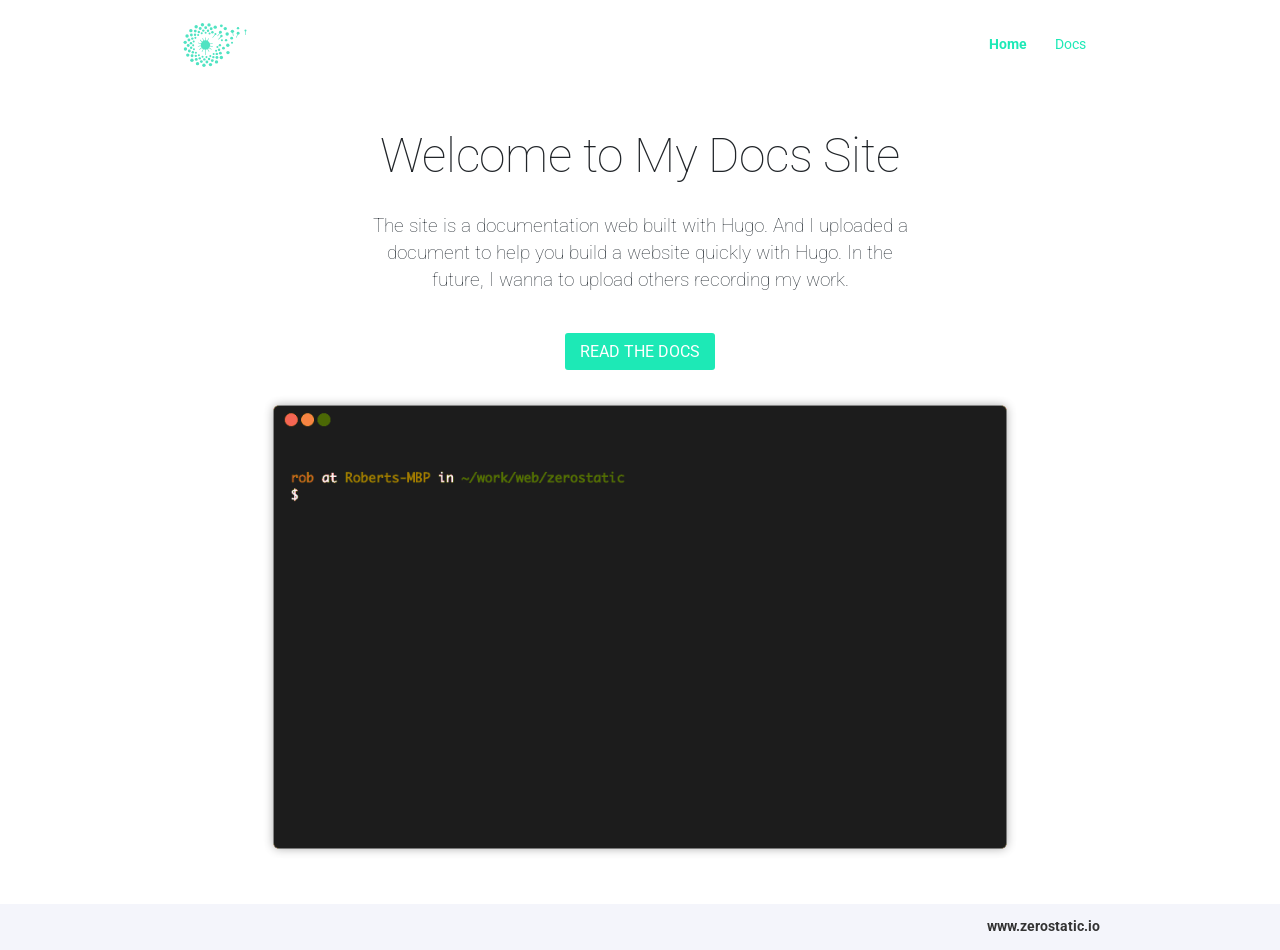
<file: index.html>
<!DOCTYPE html>
<html lang="en">

<head>
	<meta name="generator" content="Hugo 0.82.0" />
  <meta charset="utf-8">
  <meta http-equiv="x-ua-compatible" content="ie=edge">
  <title>Hugo Whisper Theme</title>
  <meta name="viewport" content="width=device-width, initial-scale=1">
  
<meta name="description" content="Hugo Whisper is a documentation theme built with Hugo." />
<meta property="og:title" content="Hugo Whisper Theme" />
<meta property="og:type" content="website" />
<meta property="og:url" content="https://hugo-whisper.netlify.app" />
<meta property="og:image" content="https://raw.githubusercontent.com/JugglerX/hugo-whisper-theme/master/images/tn.png" />
<meta property="og:description" content="Hugo Whisper is a documentation theme built with Hugo." />
<meta name="twitter:card" content="summary" />
<meta name="twitter:site" content="@zerostaticio" />
<meta name="twitter:creator" content="@zerostaticio" />

  <link rel="icon" href="https://zhangwanna-cookie.github.io/favicon.png">

  
  
  <link rel="stylesheet" href="/css/style.min.e8d6bf7aae6d60e6f0604d1b5ea57dd66411e3babd64b14ec4d5bf44984217c7.css">
  

  

</head>

<body class='page page-home'>
  <div id="main-menu-mobile" class="main-menu-mobile">
  <ul>
    
    
    <li class="menu-item-home active">
      <a href="/">
        <span>Home</span>
      </a>
    </li>
    
    <li class="menu-item-docs">
      <a href="/docs/">
        <span>Docs</span>
      </a>
    </li>
    
  </ul>
</div>
  <div class="wrapper">
    <div class='header'>
  <div class="container">
    <div class="logo">
      <a href="https://zhangwanna-cookie.github.io/"><img alt="Logo" src="/images/logo.svg" /></a>
    </div>
    <div class="logo-mobile">
      <a href="https://zhangwanna-cookie.github.io/"><img alt="Logo" src="/images/logo-mobile.svg" /></a>
    </div>
    <div id="main-menu" class="main-menu">
  <ul>
    
    
    <li class="menu-item-home active">
      <a href="/">
        <span>Home</span>
      </a>
    </li>
    
    <li class="menu-item-docs">
      <a href="/docs/">
        <span>Docs</span>
      </a>
    </li>
    
  </ul>
</div>
    <button id="toggle-main-menu-mobile" class="hamburger hamburger--slider" type="button">
  <span class="hamburger-box">
    <span class="hamburger-inner"></span>
  </span>
</button>
  </div>
</div>


    
    
    
    

    
    
<div class="strip">
  <div class="container pt-4 pb-16">
    <div class="row">
      <div class="col-12">
        <h1 class="title">Welcome to My Docs Site</h1>
        <div class="content">
          
          <p>The site is a documentation web built with Hugo. And I uploaded a document to help you build a website quickly with Hugo. In the future, I wanna to upload others recording my work.</p>

          
        </div>
        <a class="button button-primary mb-2" href="/docs">
          Read The Docs
        </a>
      </div>
    </div>
  </div>
</div>


<div class="strip">
  <div class="container pt-4 pb-4">
    <div class="row justify-content-center">
      <div class="col-12 col-md-10">
        <div class="terminal">
          <img src="/images/terminal.gif" />
        </div>
      </div>
    </div>
  </div>
</div>



    
  </div>

  <div class="sub-footer">
  <div class="container">
    <div class="row">
      <div class="col-12">
        <div class="sub-footer-inner">
          <ul>
            <li class="zerostatic"><a href="https://www.zerostatic.io">www.zerostatic.io</a></li>
          </ul>
        </div>
      </div>
    </div>
  </div>
</div>

  

  
  

  
  <script type="text/javascript" src="/js/scripts.min.eaf147370baecdd07c022597db631f99cab1c9cd6479de586f30327a568d6a0f.js"></script>
  

  
  
  
    
  


</body>

</html>
</file>
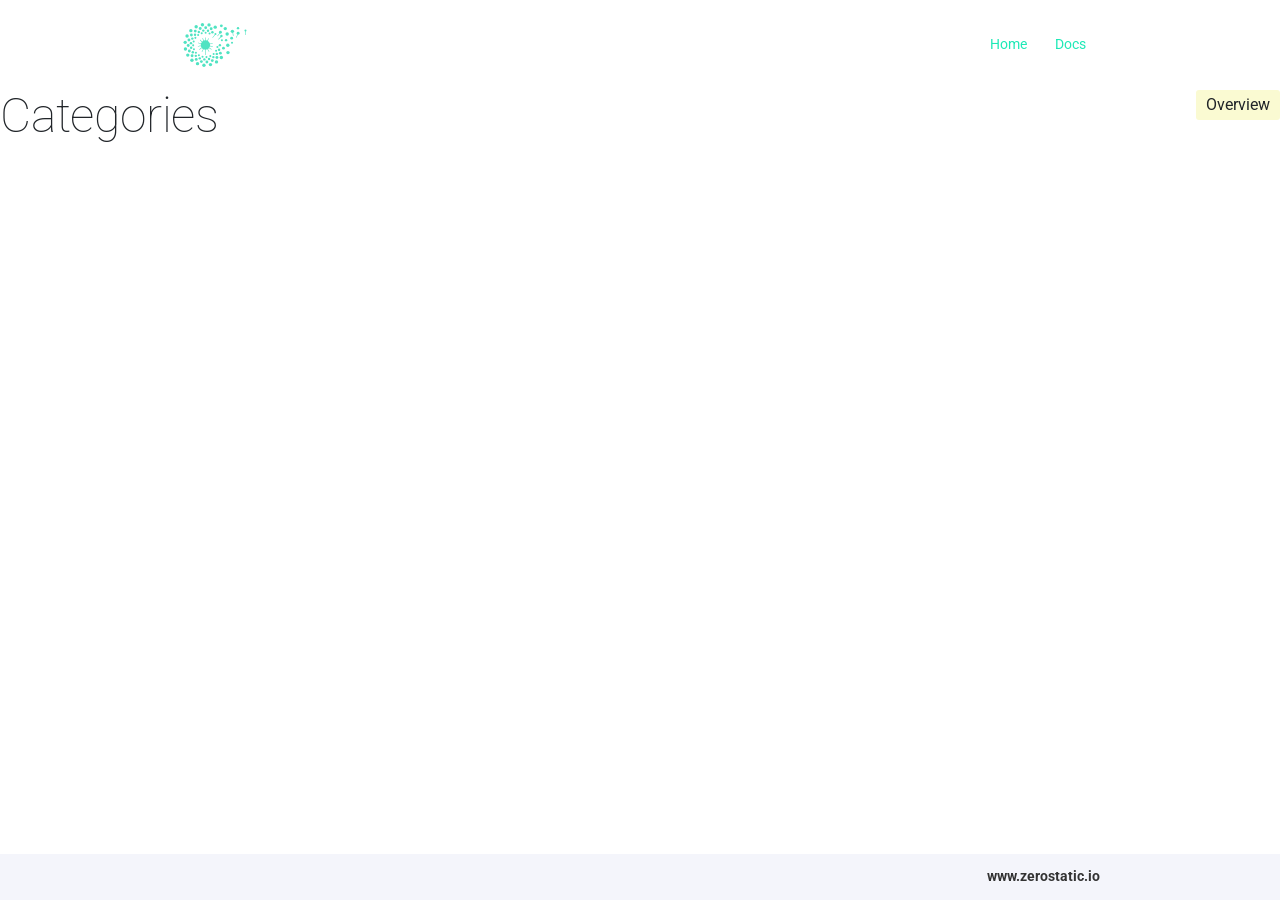
<file: categories/index.html>
<!DOCTYPE html>
<html lang="en">

<head>
  <meta charset="utf-8">
  <meta http-equiv="x-ua-compatible" content="ie=edge">
  <title>Categories - Hugo Whisper Theme</title>
  <meta name="viewport" content="width=device-width, initial-scale=1">
  
  <link rel="icon" href="https://zhangwanna-cookie.github.io/favicon.png">

  
  
  <link rel="stylesheet" href="/css/style.min.e8d6bf7aae6d60e6f0604d1b5ea57dd66411e3babd64b14ec4d5bf44984217c7.css">
  

  

</head>

<body class='page page-default-list'>
  <div id="main-menu-mobile" class="main-menu-mobile">
  <ul>
    
    
    <li class="menu-item-home">
      <a href="/">
        <span>Home</span>
      </a>
    </li>
    
    <li class="menu-item-docs">
      <a href="/docs/">
        <span>Docs</span>
      </a>
    </li>
    
  </ul>
</div>
  <div class="wrapper">
    <div class='header'>
  <div class="container">
    <div class="logo">
      <a href="https://zhangwanna-cookie.github.io/"><img alt="Logo" src="/images/logo.svg" /></a>
    </div>
    <div class="logo-mobile">
      <a href="https://zhangwanna-cookie.github.io/"><img alt="Logo" src="/images/logo-mobile.svg" /></a>
    </div>
    <div id="main-menu" class="main-menu">
  <ul>
    
    
    <li class="menu-item-home">
      <a href="/">
        <span>Home</span>
      </a>
    </li>
    
    <li class="menu-item-docs">
      <a href="/docs/">
        <span>Docs</span>
      </a>
    </li>
    
  </ul>
</div>
    <button id="toggle-main-menu-mobile" class="hamburger hamburger--slider" type="button">
  <span class="hamburger-box">
    <span class="hamburger-inner"></span>
  </span>
</button>
  </div>
</div>


    
    
    
    

    
    

<span class="overview">Overview</span>
<h1 class="title">Categories</h1>
<div class="content">
  
</div>




    
  </div>

  <div class="sub-footer">
  <div class="container">
    <div class="row">
      <div class="col-12">
        <div class="sub-footer-inner">
          <ul>
            <li class="zerostatic"><a href="https://www.zerostatic.io">www.zerostatic.io</a></li>
          </ul>
        </div>
      </div>
    </div>
  </div>
</div>

  

  
  

  
  <script type="text/javascript" src="/js/scripts.min.eaf147370baecdd07c022597db631f99cab1c9cd6479de586f30327a568d6a0f.js"></script>
  

  
  
  
    
  


</body>

</html>
</file>
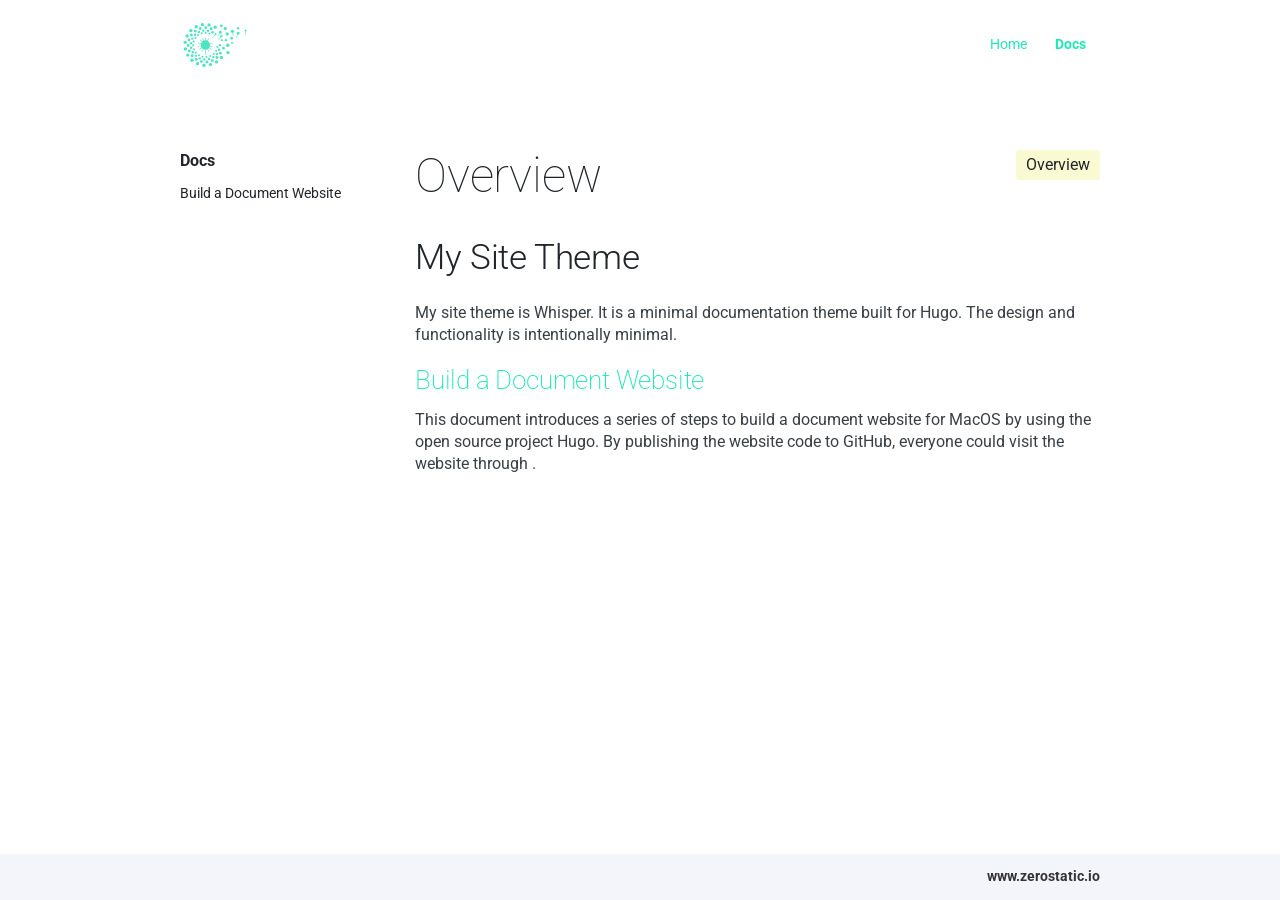
<file: docs/index.html>
<!DOCTYPE html>
<html lang="en">

<head>
  <meta charset="utf-8">
  <meta http-equiv="x-ua-compatible" content="ie=edge">
  <title>Overview - Hugo Whisper Theme</title>
  <meta name="viewport" content="width=device-width, initial-scale=1">
  
  <link rel="icon" href="https://zhangwanna-cookie.github.io/favicon.png">

  
  
  <link rel="stylesheet" href="/css/style.min.e8d6bf7aae6d60e6f0604d1b5ea57dd66411e3babd64b14ec4d5bf44984217c7.css">
  

  

</head>

<body class='page page-default-list'>
  <div id="main-menu-mobile" class="main-menu-mobile">
  <ul>
    
    
    <li class="menu-item-home">
      <a href="/">
        <span>Home</span>
      </a>
    </li>
    
    <li class="menu-item-docs active">
      <a href="/docs/">
        <span>Docs</span>
      </a>
    </li>
    
  </ul>
</div>
  <div class="wrapper">
    <div class='header'>
  <div class="container">
    <div class="logo">
      <a href="https://zhangwanna-cookie.github.io/"><img alt="Logo" src="/images/logo.svg" /></a>
    </div>
    <div class="logo-mobile">
      <a href="https://zhangwanna-cookie.github.io/"><img alt="Logo" src="/images/logo-mobile.svg" /></a>
    </div>
    <div id="main-menu" class="main-menu">
  <ul>
    
    
    <li class="menu-item-home">
      <a href="/">
        <span>Home</span>
      </a>
    </li>
    
    <li class="menu-item-docs active">
      <a href="/docs/">
        <span>Docs</span>
      </a>
    </li>
    
  </ul>
</div>
    <button id="toggle-main-menu-mobile" class="hamburger hamburger--slider" type="button">
  <span class="hamburger-box">
    <span class="hamburger-inner"></span>
  </span>
</button>
  </div>
</div>


    
    
    
    
    
    

    
    <div class="container pt-2 pt-md-6 pb-3 pb-md-6">
      <div class="row">
        <div class="col-12 col-md-3 mb-3">
          <div class="sidebar">
            
<div class="docs-menu">
  <h4>Docs</h4>
  <ul>
    
    <li class="">
      <a href="https://zhangwanna-cookie.github.io/docs/build-a-docs-site/buildsite/">Build a Document Website</a>
    </li>
    
  </ul>
</div>

          </div>
        </div>
        <div class="col-12 col-md-9">
          

<span class="overview">Overview</span>
<h1 class="title">Overview</h1>
<div class="content">
  <h2 id="my-site-theme">My Site Theme</h2>
<p>My site theme is Whisper. It is a minimal documentation theme built for Hugo. The design and functionality is intentionally minimal.</p>

</div>


<div class="summary mb-2">
  
  <h2 class="title-summary"><a href="https://zhangwanna-cookie.github.io/docs/build-a-docs-site/buildsite/">Build a Document Website</a></h2>
  <p>This document introduces a series of steps to build a document website for MacOS by using the open source project Hugo. By publishing the website code to GitHub, everyone could visit the website through .</p>
</div>




        </div>
      </div>
    </div>
    
  </div>

  <div class="sub-footer">
  <div class="container">
    <div class="row">
      <div class="col-12">
        <div class="sub-footer-inner">
          <ul>
            <li class="zerostatic"><a href="https://www.zerostatic.io">www.zerostatic.io</a></li>
          </ul>
        </div>
      </div>
    </div>
  </div>
</div>

  

  
  

  
  <script type="text/javascript" src="/js/scripts.min.eaf147370baecdd07c022597db631f99cab1c9cd6479de586f30327a568d6a0f.js"></script>
  

  
  
  
    
  


</body>

</html>
</file>
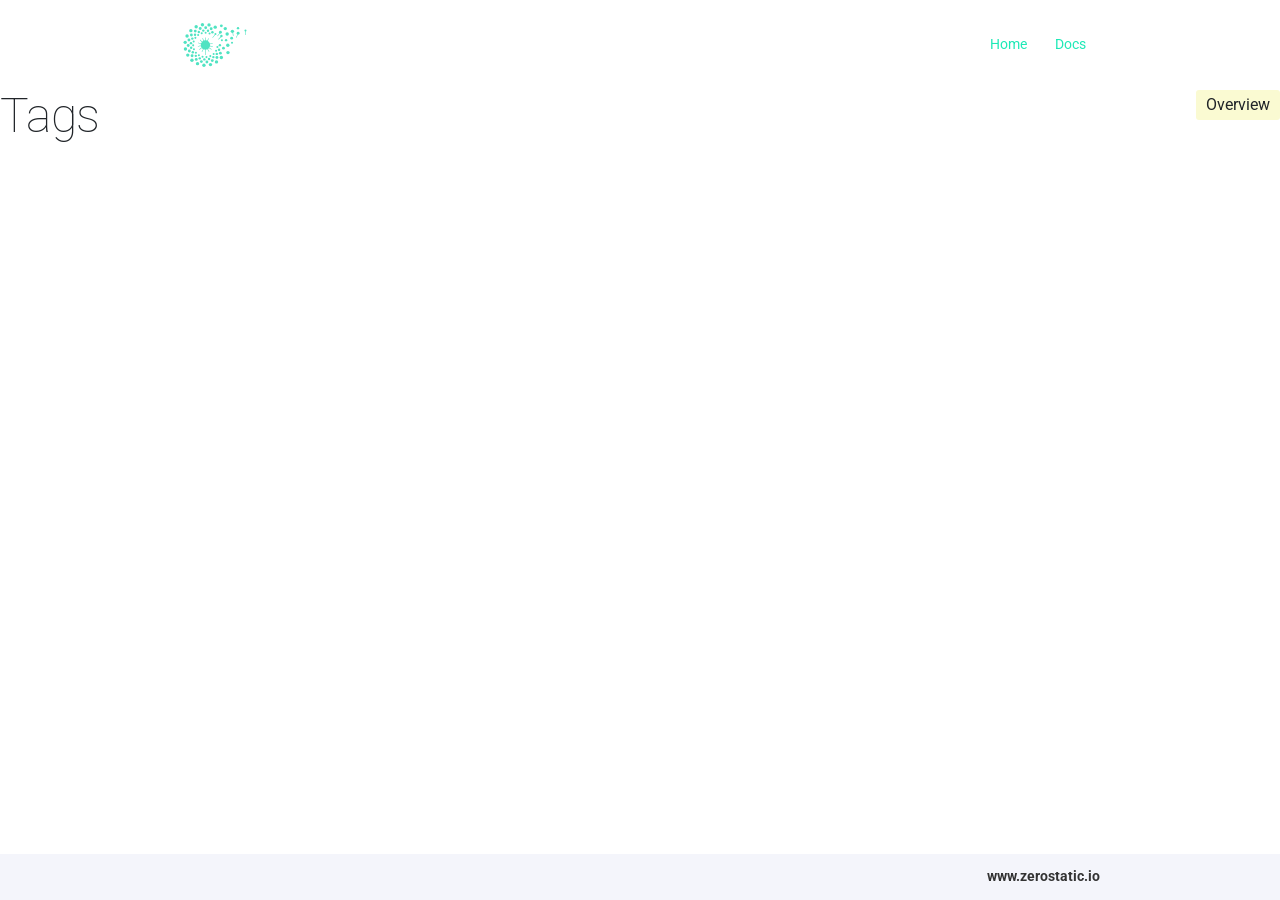
<file: tags/index.html>
<!DOCTYPE html>
<html lang="en">

<head>
  <meta charset="utf-8">
  <meta http-equiv="x-ua-compatible" content="ie=edge">
  <title>Tags - Hugo Whisper Theme</title>
  <meta name="viewport" content="width=device-width, initial-scale=1">
  
  <link rel="icon" href="https://zhangwanna-cookie.github.io/favicon.png">

  
  
  <link rel="stylesheet" href="/css/style.min.e8d6bf7aae6d60e6f0604d1b5ea57dd66411e3babd64b14ec4d5bf44984217c7.css">
  

  

</head>

<body class='page page-default-list'>
  <div id="main-menu-mobile" class="main-menu-mobile">
  <ul>
    
    
    <li class="menu-item-home">
      <a href="/">
        <span>Home</span>
      </a>
    </li>
    
    <li class="menu-item-docs">
      <a href="/docs/">
        <span>Docs</span>
      </a>
    </li>
    
  </ul>
</div>
  <div class="wrapper">
    <div class='header'>
  <div class="container">
    <div class="logo">
      <a href="https://zhangwanna-cookie.github.io/"><img alt="Logo" src="/images/logo.svg" /></a>
    </div>
    <div class="logo-mobile">
      <a href="https://zhangwanna-cookie.github.io/"><img alt="Logo" src="/images/logo-mobile.svg" /></a>
    </div>
    <div id="main-menu" class="main-menu">
  <ul>
    
    
    <li class="menu-item-home">
      <a href="/">
        <span>Home</span>
      </a>
    </li>
    
    <li class="menu-item-docs">
      <a href="/docs/">
        <span>Docs</span>
      </a>
    </li>
    
  </ul>
</div>
    <button id="toggle-main-menu-mobile" class="hamburger hamburger--slider" type="button">
  <span class="hamburger-box">
    <span class="hamburger-inner"></span>
  </span>
</button>
  </div>
</div>


    
    
    
    

    
    

<span class="overview">Overview</span>
<h1 class="title">Tags</h1>
<div class="content">
  
</div>




    
  </div>

  <div class="sub-footer">
  <div class="container">
    <div class="row">
      <div class="col-12">
        <div class="sub-footer-inner">
          <ul>
            <li class="zerostatic"><a href="https://www.zerostatic.io">www.zerostatic.io</a></li>
          </ul>
        </div>
      </div>
    </div>
  </div>
</div>

  

  
  

  
  <script type="text/javascript" src="/js/scripts.min.eaf147370baecdd07c022597db631f99cab1c9cd6479de586f30327a568d6a0f.js"></script>
  

  
  
  
    
  


</body>

</html>
</file>
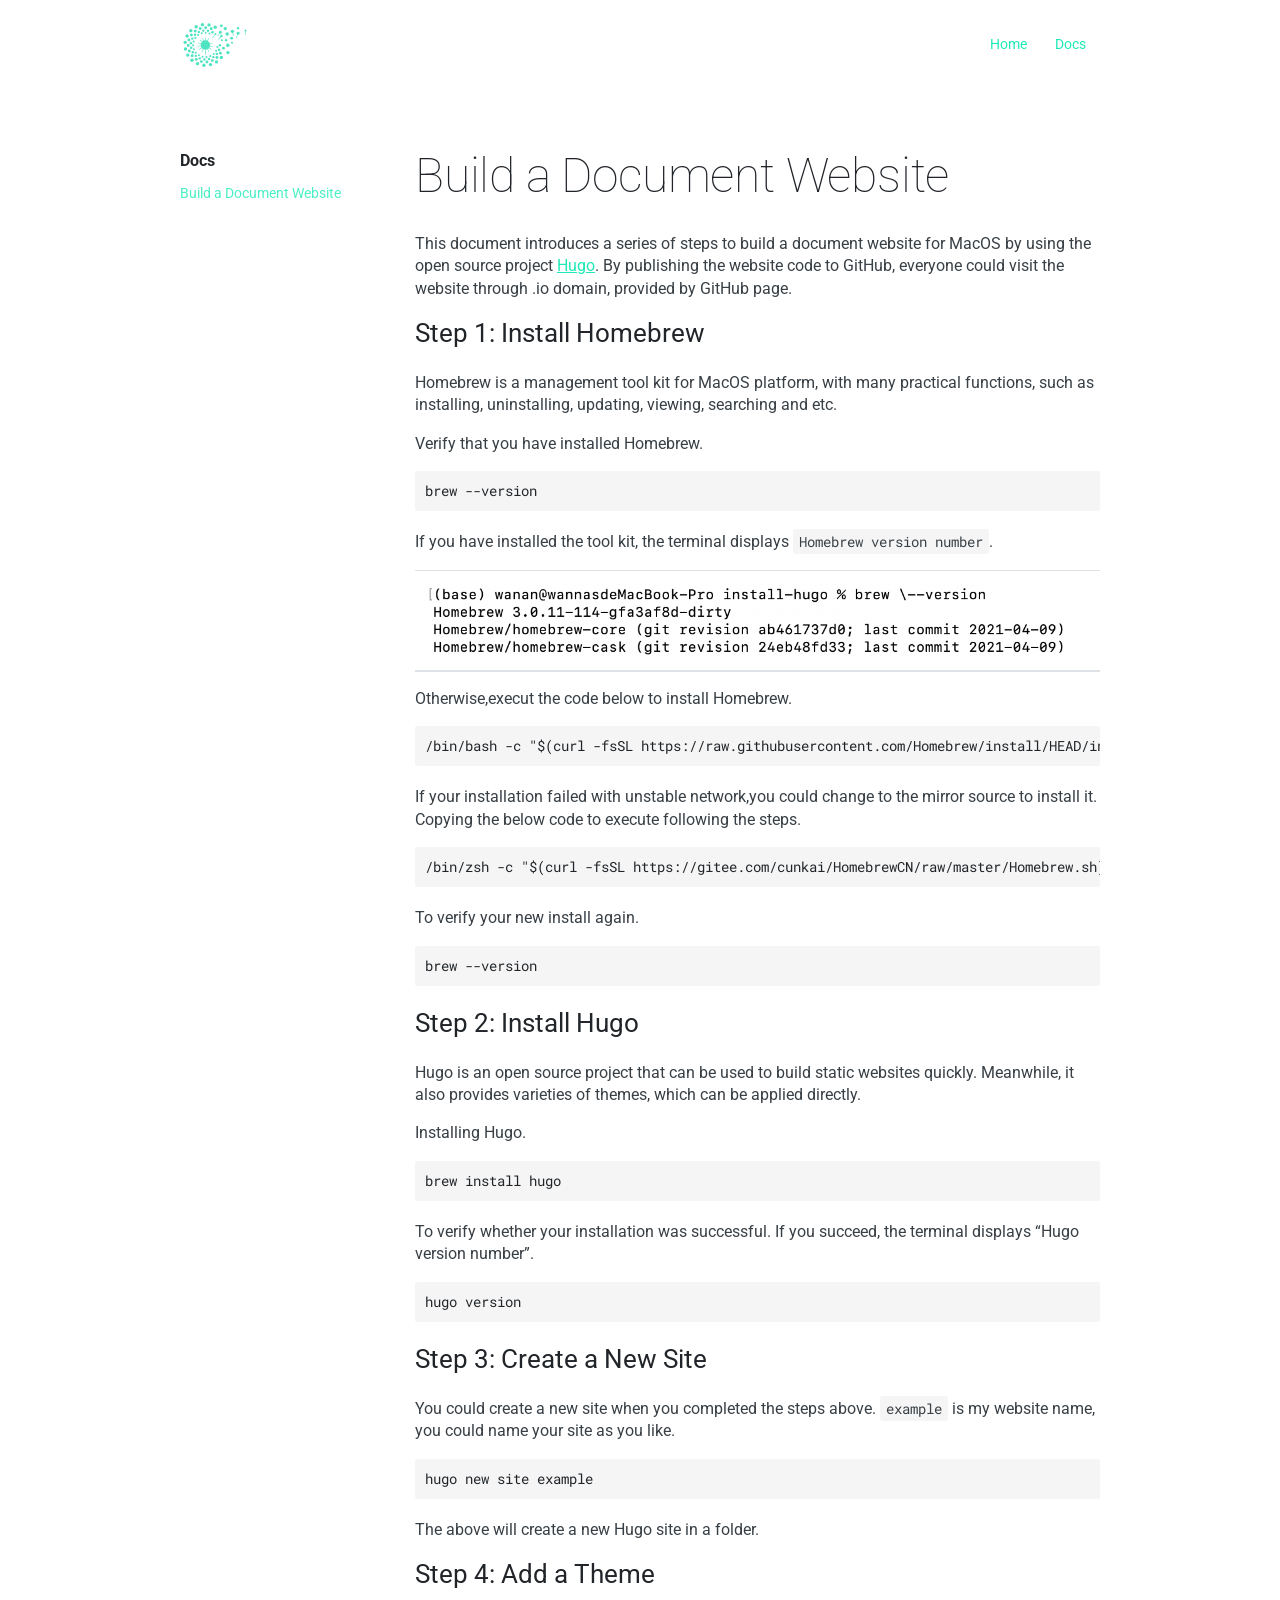
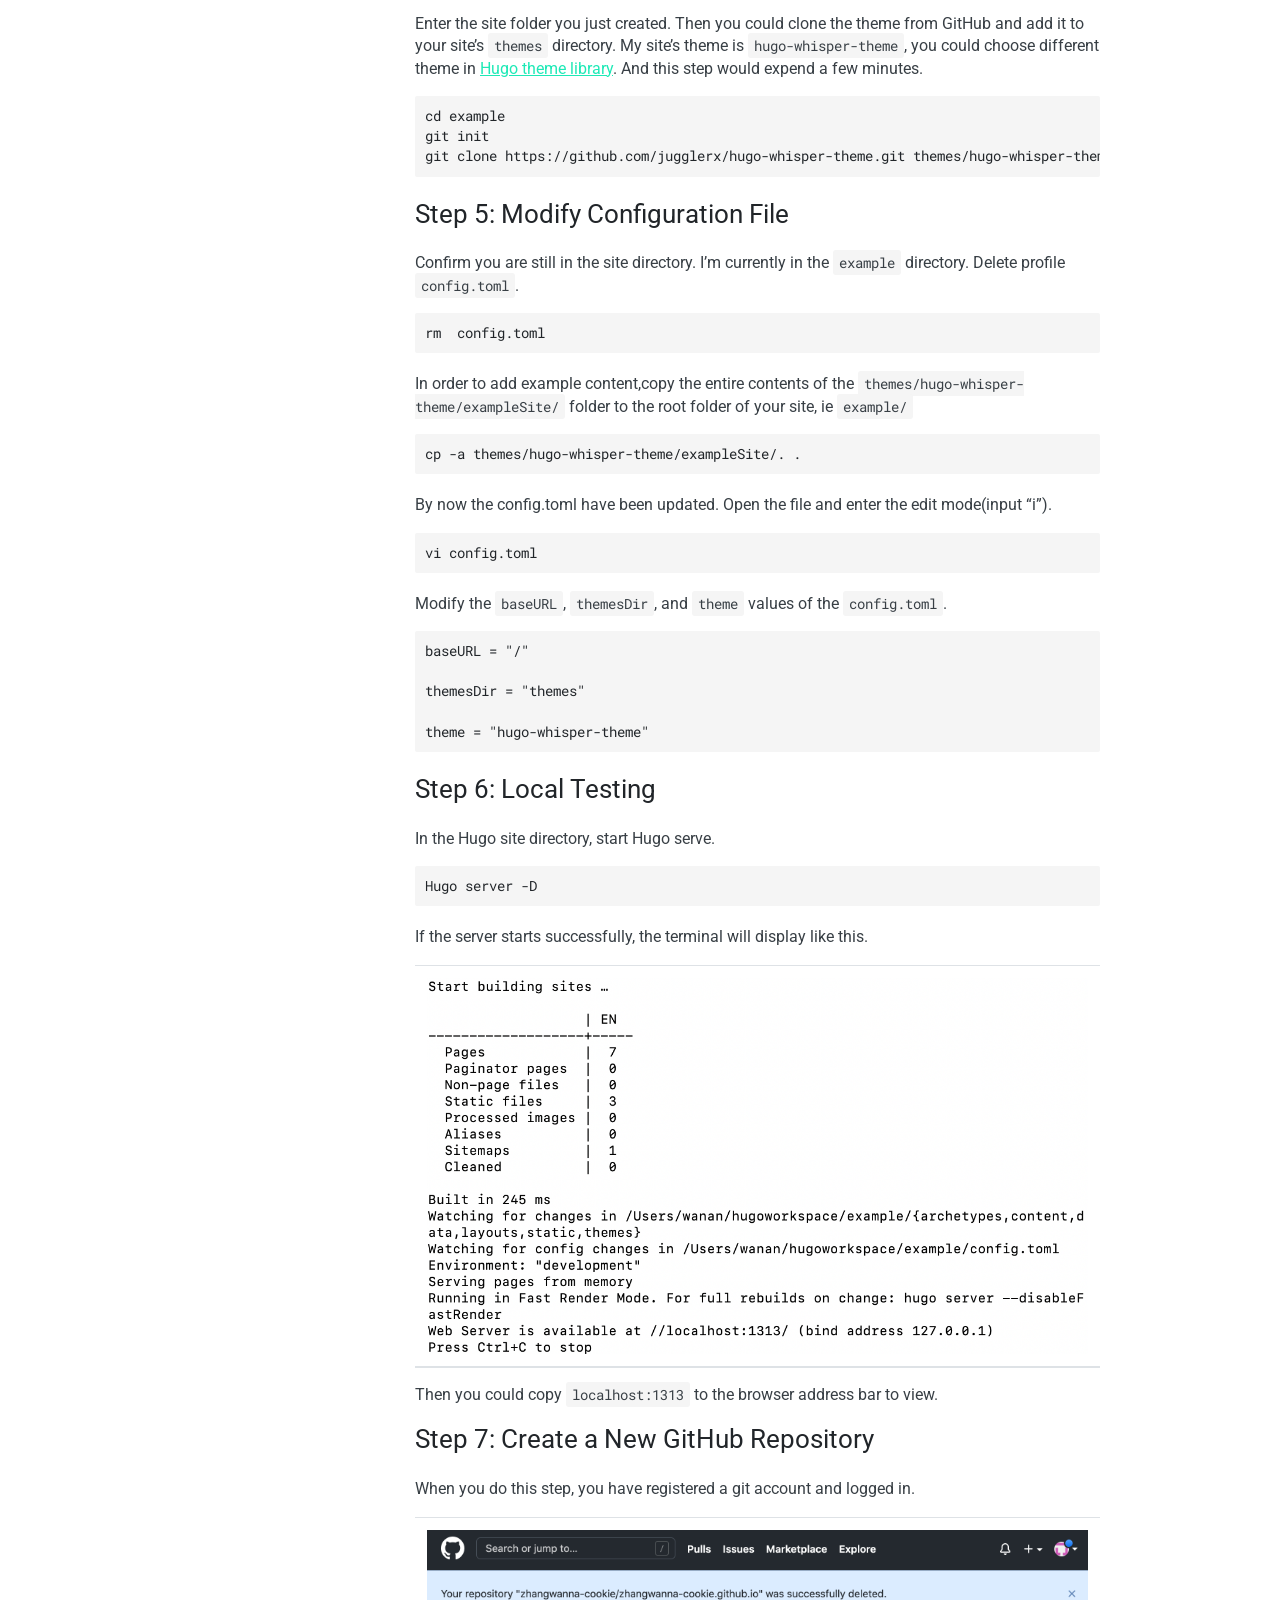
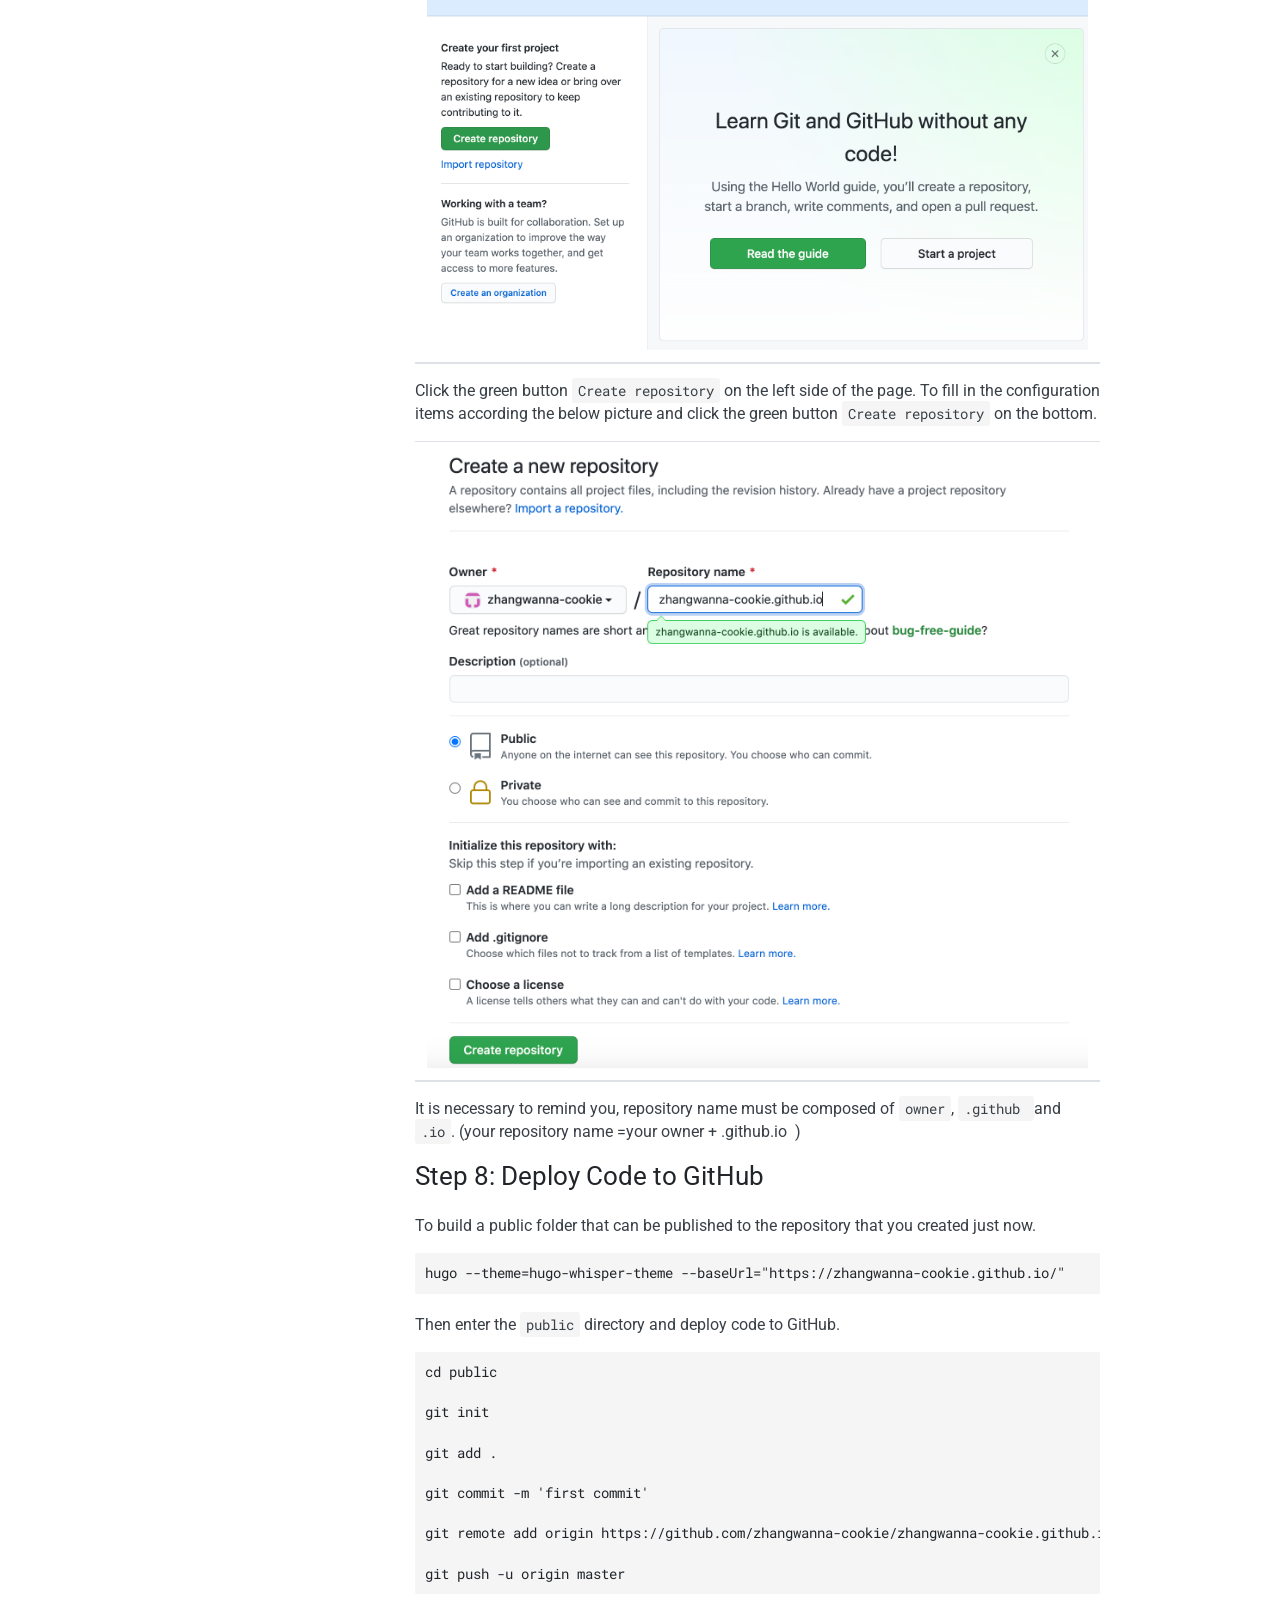
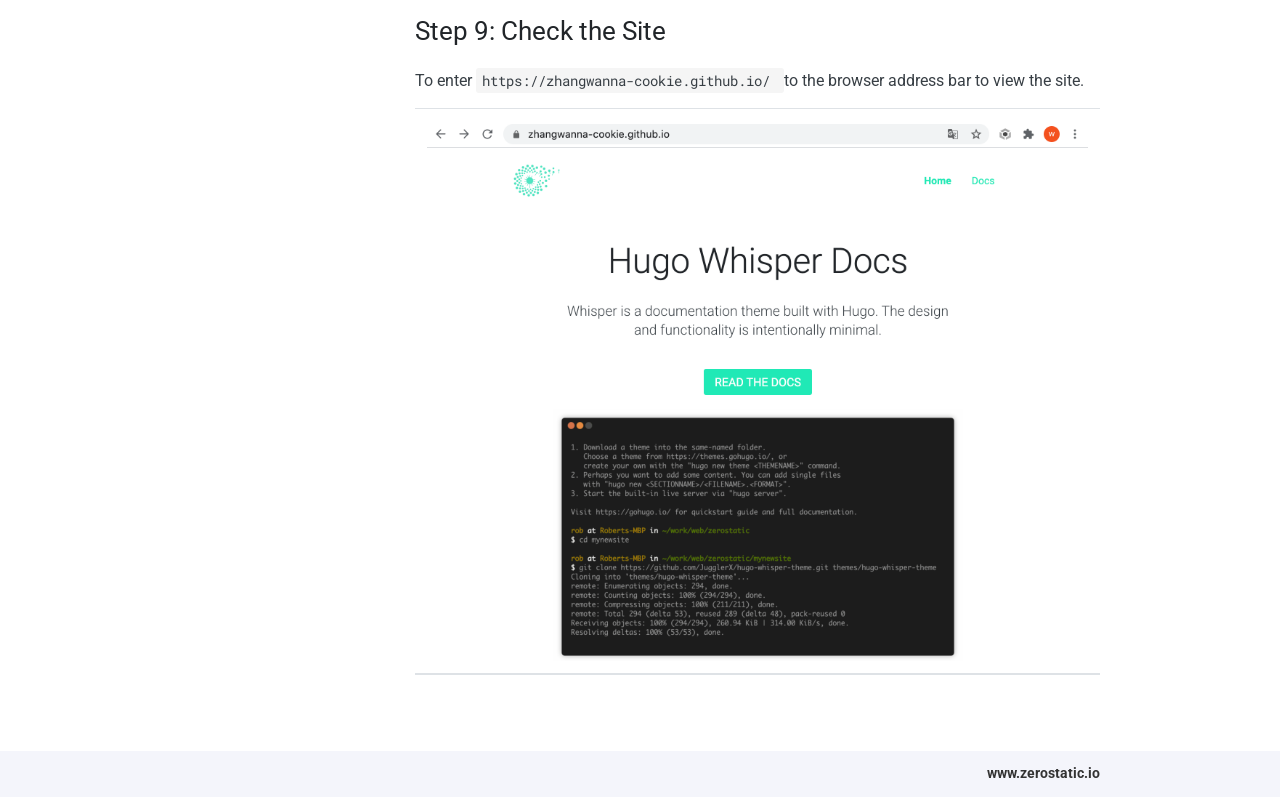
<file: docs/build-a-docs-site/buildsite/index.html>
<!DOCTYPE html>
<html lang="en">

<head>
  <meta charset="utf-8">
  <meta http-equiv="x-ua-compatible" content="ie=edge">
  <title>Build a Document Website - Hugo Whisper Theme</title>
  <meta name="viewport" content="width=device-width, initial-scale=1">
  
  <link rel="icon" href="https://zhangwanna-cookie.github.io/favicon.png">

  
  
  <link rel="stylesheet" href="/css/style.min.e8d6bf7aae6d60e6f0604d1b5ea57dd66411e3babd64b14ec4d5bf44984217c7.css">
  

  

</head>

<body class='page page-default-single'>
  <div id="main-menu-mobile" class="main-menu-mobile">
  <ul>
    
    
    <li class="menu-item-home">
      <a href="/">
        <span>Home</span>
      </a>
    </li>
    
    <li class="menu-item-docs">
      <a href="/docs/">
        <span>Docs</span>
      </a>
    </li>
    
  </ul>
</div>
  <div class="wrapper">
    <div class='header'>
  <div class="container">
    <div class="logo">
      <a href="https://zhangwanna-cookie.github.io/"><img alt="Logo" src="/images/logo.svg" /></a>
    </div>
    <div class="logo-mobile">
      <a href="https://zhangwanna-cookie.github.io/"><img alt="Logo" src="/images/logo-mobile.svg" /></a>
    </div>
    <div id="main-menu" class="main-menu">
  <ul>
    
    
    <li class="menu-item-home">
      <a href="/">
        <span>Home</span>
      </a>
    </li>
    
    <li class="menu-item-docs">
      <a href="/docs/">
        <span>Docs</span>
      </a>
    </li>
    
  </ul>
</div>
    <button id="toggle-main-menu-mobile" class="hamburger hamburger--slider" type="button">
  <span class="hamburger-box">
    <span class="hamburger-inner"></span>
  </span>
</button>
  </div>
</div>


    
    
    
    
    
    

    
    <div class="container pt-2 pt-md-6 pb-3 pb-md-6">
      <div class="row">
        <div class="col-12 col-md-3 mb-3">
          <div class="sidebar">
            
<div class="docs-menu">
  <h4>Docs</h4>
  <ul>
    
    <li class="active ">
      <a href="https://zhangwanna-cookie.github.io/docs/build-a-docs-site/buildsite/">Build a Document Website</a>
    </li>
    
  </ul>
</div>

          </div>
        </div>
        <div class="col-12 col-md-9">
          
<h1 class="title">Build a Document Website</h1>
<div class="content ">
  <p>This document introduces a series of steps to build a document website for MacOS by using the open source project <a href="https://gohugo.io/">Hugo</a>. By publishing the website code to GitHub, everyone could visit the website through .io domain, provided by GitHub page.</p>
<h3 id="step-1-install-homebrew">Step 1: Install Homebrew</h3>
<p>Homebrew is a management tool kit for MacOS platform, with many practical functions, such as installing, uninstalling, updating, viewing, searching and etc.</p>
<p>Verify that you have installed Homebrew.</p>
<div class="highlight"><pre class="chroma"><code class="language-fallback" data-lang="fallback">brew --version
</code></pre></div><p>If you have installed the tool kit, the terminal displays <code>Homebrew version number</code>.</p>
<table>
<thead>
<tr>
<th><img src="image1.png" alt="Alt name of image"></th>
</tr>
</thead>
</table>
<p>Otherwise,execut the code below to install Homebrew.</p>
<div class="highlight"><pre class="chroma"><code class="language-fallback" data-lang="fallback">/bin/bash -c &#34;$(curl -fsSL https://raw.githubusercontent.com/Homebrew/install/HEAD/install.sh)&#34;
</code></pre></div><p>If your installation failed with unstable network,you could change to the mirror source to install it. Copying the below code to execute following the steps.</p>
<div class="highlight"><pre class="chroma"><code class="language-fallback" data-lang="fallback">/bin/zsh -c &#34;$(curl -fsSL https://gitee.com/cunkai/HomebrewCN/raw/master/Homebrew.sh)&#34;
</code></pre></div><p>To verify your new install again.</p>
<div class="highlight"><pre class="chroma"><code class="language-fallback" data-lang="fallback">brew --version
</code></pre></div><h3 id="step-2-install-hugo">Step 2: Install Hugo</h3>
<p>Hugo is an open source project that can be used to build static websites quickly. Meanwhile, it also provides varieties of themes, which can be applied directly.</p>
<p>Installing Hugo.</p>
<div class="highlight"><pre class="chroma"><code class="language-fallback" data-lang="fallback">brew install hugo
</code></pre></div><p>To verify whether your installation was successful. If you succeed, the terminal displays &ldquo;Hugo version number&rdquo;.</p>
<div class="highlight"><pre class="chroma"><code class="language-fallback" data-lang="fallback">hugo version
</code></pre></div><h3 id="step-3-create-a-new-site">Step 3: Create a New Site</h3>
<p>You could create a new site when you completed the steps above. <code>example</code> is my website name, you could name your site as you like.</p>
<div class="highlight"><pre class="chroma"><code class="language-fallback" data-lang="fallback">hugo new site example
</code></pre></div><p>The above will create a new Hugo site in a folder.</p>
<h3 id="step-4-add-a-theme">Step 4: Add a Theme</h3>
<p>Enter the site folder you just created. Then you could clone the theme from GitHub and add it to your site&rsquo;s <code>themes</code> directory. My site&rsquo;s theme is <code> hugo-whisper-theme</code>, you could choose different theme in <a href="https://themes.gohugo.io/">Hugo theme library</a>. And this step would expend a few minutes.</p>
<div class="highlight"><pre class="chroma"><code class="language-fallback" data-lang="fallback">cd example
git init
git clone https://github.com/jugglerx/hugo-whisper-theme.git themes/hugo-whisper-theme
</code></pre></div><h3 id="step-5-modify-configuration-file">Step 5: Modify Configuration File</h3>
<p>Confirm you are still in the site directory. I&rsquo;m currently in the <code>example</code> directory. Delete profile <code>config.toml</code>.</p>
<div class="highlight"><pre class="chroma"><code class="language-fallback" data-lang="fallback">rm  config.toml
</code></pre></div><p>In order to add example content,copy the entire contents of the <code>themes/hugo-whisper-theme/exampleSite/</code> folder to the root folder of your site, ie <code>example/</code></p>
<div class="highlight"><pre class="chroma"><code class="language-fallback" data-lang="fallback">cp -a themes/hugo-whisper-theme/exampleSite/. .
</code></pre></div><p>By now the config.toml have been updated. Open the file and enter the edit mode(input &ldquo;i&rdquo;).</p>
<div class="highlight"><pre class="chroma"><code class="language-fallback" data-lang="fallback">vi config.toml
</code></pre></div><p>Modify the <code>baseURL</code>, <code>themesDir</code>, and <code>theme</code> values of the <code>config.toml</code>.</p>
<div class="highlight"><pre class="chroma"><code class="language-fallback" data-lang="fallback">baseURL = &#34;/&#34;

themesDir = &#34;themes&#34;

theme = &#34;hugo-whisper-theme&#34;
</code></pre></div><h3 id="step-6-local-testing">Step 6: Local Testing</h3>
<p>In the Hugo site directory, start Hugo serve.</p>
<div class="highlight"><pre class="chroma"><code class="language-fallback" data-lang="fallback">Hugo server -D
</code></pre></div><p>If the server starts successfully, the terminal will display like this.</p>
<table>
<thead>
<tr>
<th><img src="image2.png" alt=""></th>
</tr>
</thead>
</table>
<p>Then you could copy <code>localhost:1313</code> to the browser address bar to view.</p>
<h3 id="step-7-create-a-new-github-repository">Step 7: Create a New GitHub Repository</h3>
<p>When you do this step, you have registered a git account and logged in.</p>
<table>
<thead>
<tr>
<th><img src="image3.png" alt=""></th>
</tr>
</thead>
</table>
<p>Click the green button <code>Create repository</code> on the left side of the page. To fill in the configuration items according the below picture and click the green button <code>Create repository</code> on the bottom.</p>
<table>
<thead>
<tr>
<th><img src="image4.png" alt=""></th>
</tr>
</thead>
</table>
<p>It is necessary to remind you, repository name must be composed of <code>owner</code>, <code>.github </code> and <code>.io</code>. (your repository name =your owner + .github.io  )</p>
<h3 id="step-8-deploy-code-to-github">Step 8: Deploy Code to GitHub</h3>
<p>To build a public folder that can be published to the repository that you created just now.</p>
<div class="highlight"><pre class="chroma"><code class="language-fallback" data-lang="fallback">hugo --theme=hugo-whisper-theme --baseUrl=&#34;https://zhangwanna-cookie.github.io/&#34;
</code></pre></div><p>Then enter the <code>public</code> directory and deploy code to GitHub.</p>
<div class="highlight"><pre class="chroma"><code class="language-fallback" data-lang="fallback">cd public

git init

git add .

git commit -m &#39;first commit&#39;

git remote add origin https://github.com/zhangwanna-cookie/zhangwanna-cookie.github.io.git

git push -u origin master
</code></pre></div><h3 id="step-9-check-the-site">Step 9: Check the Site</h3>
<p>To enter <code>https://zhangwanna-cookie.github.io/ </code> to the browser address bar to view the site.</p>
<table>
<thead>
<tr>
<th><img src="image5.png" alt=""></th>
</tr>
</thead>
</table>

</div>
</div>

        </div>
      </div>
    </div>
    
  </div>

  <div class="sub-footer">
  <div class="container">
    <div class="row">
      <div class="col-12">
        <div class="sub-footer-inner">
          <ul>
            <li class="zerostatic"><a href="https://www.zerostatic.io">www.zerostatic.io</a></li>
          </ul>
        </div>
      </div>
    </div>
  </div>
</div>

  

  
  

  
  <script type="text/javascript" src="/js/scripts.min.eaf147370baecdd07c022597db631f99cab1c9cd6479de586f30327a568d6a0f.js"></script>
  

  
  
  
    
  


</body>

</html>
</file>
<file: css/style.min.e8d6bf7aae6d60e6f0604d1b5ea57dd66411e3babd64b14ec4d5bf44984217c7.css>
@charset "UTF-8";@import "https://fonts.googleapis.com/css?family=Roboto:300,400,500,700|Lora:400,700|Roboto+Mono:300,400";*,*::before,*::after{box-sizing:border-box}html{font-family:sans-serif;line-height:1.15;-webkit-text-size-adjust:100%;-webkit-tap-highlight-color:rgba(33,37,41,0)}article,aside,figcaption,figure,footer,header,hgroup,main,nav,section{display:block}body{margin:0;font-family:roboto,Arial,sans-serif,-apple-system;font-size:1rem;font-weight:400;line-height:1.4;color:#212529;text-align:left;background-color:#fff}[tabindex="-1"]:focus{outline:0!important}hr{box-sizing:content-box;height:0;overflow:visible}h1,h2,h3,h4,h5,h6{margin-top:0;margin-bottom:.5rem}p{margin-top:0;margin-bottom:1rem}abbr[title],abbr[data-original-title]{text-decoration:underline;text-decoration:underline dotted;cursor:help;border-bottom:0;text-decoration-skip-ink:none}address{margin-bottom:1rem;font-style:normal;line-height:inherit}ol,ul,dl{margin-top:0;margin-bottom:1rem}ol ol,ul ul,ol ul,ul ol{margin-bottom:0}dt{font-weight:700}dd{margin-bottom:.5rem;margin-left:0}blockquote{margin:0 0 1rem}b,strong{font-weight:bolder}small{font-size:80%}sub,sup{position:relative;font-size:75%;line-height:0;vertical-align:baseline}sub{bottom:-.25em}sup{top:-.5em}a{color:#1de9b6;text-decoration:none;background-color:initial}a:hover{color:#7af2d4;text-decoration:underline}a:not([href]):not([tabindex]){color:inherit;text-decoration:none}a:not([href]):not([tabindex]):hover,a:not([href]):not([tabindex]):focus{color:inherit;text-decoration:none}a:not([href]):not([tabindex]):focus{outline:0}pre,code,kbd,samp{font-family:SFMono-Regular,Menlo,Monaco,Consolas,liberation mono,courier new,monospace;font-size:1em}pre{margin-top:0;margin-bottom:1rem;overflow:auto}figure{margin:0 0 1rem}img{vertical-align:middle;border-style:none}svg{overflow:hidden;vertical-align:middle}table{border-collapse:collapse}caption{padding-top:.75rem;padding-bottom:.75rem;color:#6c757d;text-align:left;caption-side:bottom}th{text-align:inherit}label{display:inline-block;margin-bottom:.5rem}button{border-radius:0}button:focus{outline:1px dotted;outline:5px auto -webkit-focus-ring-color}input,button,select,optgroup,textarea{margin:0;font-family:inherit;font-size:inherit;line-height:inherit}button,input{overflow:visible}button,select{text-transform:none}select{word-wrap:normal}button,[type=button],[type=reset],[type=submit]{-webkit-appearance:button}button:not(:disabled),[type=button]:not(:disabled),[type=reset]:not(:disabled),[type=submit]:not(:disabled){cursor:pointer}button::-moz-focus-inner,[type=button]::-moz-focus-inner,[type=reset]::-moz-focus-inner,[type=submit]::-moz-focus-inner{padding:0;border-style:none}input[type=radio],input[type=checkbox]{box-sizing:border-box;padding:0}input[type=date],input[type=time],input[type=datetime-local],input[type=month]{-webkit-appearance:listbox}textarea{overflow:auto;resize:vertical}fieldset{min-width:0;padding:0;margin:0;border:0}legend{display:block;width:100%;max-width:100%;padding:0;margin-bottom:.5rem;font-size:1.5rem;line-height:inherit;color:inherit;white-space:normal}progress{vertical-align:baseline}[type=number]::-webkit-inner-spin-button,[type=number]::-webkit-outer-spin-button{height:auto}[type=search]{outline-offset:-2px;-webkit-appearance:none}[type=search]::-webkit-search-decoration{-webkit-appearance:none}::-webkit-file-upload-button{font:inherit;-webkit-appearance:button}output{display:inline-block}summary{display:list-item;cursor:pointer}template{display:none}[hidden]{display:none!important}.align-baseline{vertical-align:baseline!important}.align-top{vertical-align:top!important}.align-middle{vertical-align:middle!important}.align-bottom{vertical-align:bottom!important}.align-text-bottom{vertical-align:text-bottom!important}.align-text-top{vertical-align:text-top!important}.bg-primary{background-color:#1de9b6!important}a.bg-primary:hover,a.bg-primary:focus,button.bg-primary:hover,button.bg-primary:focus{background-color:#13c095!important}.bg-secondary{background-color:#ffca28!important}a.bg-secondary:hover,a.bg-secondary:focus,button.bg-secondary:hover,button.bg-secondary:focus{background-color:#f4b800!important}.bg-success{background-color:#28a745!important}a.bg-success:hover,a.bg-success:focus,button.bg-success:hover,button.bg-success:focus{background-color:#1e7e34!important}.bg-info{background-color:#17a2b8!important}a.bg-info:hover,a.bg-info:focus,button.bg-info:hover,button.bg-info:focus{background-color:#117a8b!important}.bg-warning{background-color:#ffc107!important}a.bg-warning:hover,a.bg-warning:focus,button.bg-warning:hover,button.bg-warning:focus{background-color:#d39e00!important}.bg-danger{background-color:#dc3545!important}a.bg-danger:hover,a.bg-danger:focus,button.bg-danger:hover,button.bg-danger:focus{background-color:#bd2130!important}.bg-light{background-color:#f8f9fa!important}a.bg-light:hover,a.bg-light:focus,button.bg-light:hover,button.bg-light:focus{background-color:#dae0e5!important}.bg-dark{background-color:#343a40!important}a.bg-dark:hover,a.bg-dark:focus,button.bg-dark:hover,button.bg-dark:focus{background-color:#1d2124!important}.bg-white{background-color:#fff!important}.bg-transparent{background-color:initial!important}.border{border:1px solid #dee2e6!important}.border-top{border-top:1px solid #dee2e6!important}.border-right{border-right:1px solid #dee2e6!important}.border-bottom{border-bottom:1px solid #dee2e6!important}.border-left{border-left:1px solid #dee2e6!important}.border-0{border:0!important}.border-top-0{border-top:0!important}.border-right-0{border-right:0!important}.border-bottom-0{border-bottom:0!important}.border-left-0{border-left:0!important}.border-primary{border-color:#1de9b6!important}.border-secondary{border-color:#ffca28!important}.border-success{border-color:#28a745!important}.border-info{border-color:#17a2b8!important}.border-warning{border-color:#ffc107!important}.border-danger{border-color:#dc3545!important}.border-light{border-color:#f8f9fa!important}.border-dark{border-color:#343a40!important}.border-white{border-color:#fff!important}.rounded-sm{border-radius:.2rem!important}.rounded{border-radius:.25rem!important}.rounded-top{border-top-left-radius:.25rem!important;border-top-right-radius:.25rem!important}.rounded-right{border-top-right-radius:.25rem!important;border-bottom-right-radius:.25rem!important}.rounded-bottom{border-bottom-right-radius:.25rem!important;border-bottom-left-radius:.25rem!important}.rounded-left{border-top-left-radius:.25rem!important;border-bottom-left-radius:.25rem!important}.rounded-lg{border-radius:.3rem!important}.rounded-circle{border-radius:50%!important}.rounded-pill{border-radius:50rem!important}.rounded-0{border-radius:0!important}.clearfix::after{display:block;clear:both;content:""}.d-none{display:none!important}.d-inline{display:inline!important}.d-inline-block{display:inline-block!important}.d-block{display:block!important}.d-table{display:table!important}.d-table-row{display:table-row!important}.d-table-cell{display:table-cell!important}.d-flex{display:flex!important}.d-inline-flex{display:inline-flex!important}@media(min-width:576px){.d-sm-none{display:none!important}.d-sm-inline{display:inline!important}.d-sm-inline-block{display:inline-block!important}.d-sm-block{display:block!important}.d-sm-table{display:table!important}.d-sm-table-row{display:table-row!important}.d-sm-table-cell{display:table-cell!important}.d-sm-flex{display:flex!important}.d-sm-inline-flex{display:inline-flex!important}}@media(min-width:768px){.d-md-none{display:none!important}.d-md-inline{display:inline!important}.d-md-inline-block{display:inline-block!important}.d-md-block{display:block!important}.d-md-table{display:table!important}.d-md-table-row{display:table-row!important}.d-md-table-cell{display:table-cell!important}.d-md-flex{display:flex!important}.d-md-inline-flex{display:inline-flex!important}}@media(min-width:992px){.d-lg-none{display:none!important}.d-lg-inline{display:inline!important}.d-lg-inline-block{display:inline-block!important}.d-lg-block{display:block!important}.d-lg-table{display:table!important}.d-lg-table-row{display:table-row!important}.d-lg-table-cell{display:table-cell!important}.d-lg-flex{display:flex!important}.d-lg-inline-flex{display:inline-flex!important}}@media(min-width:1300px){.d-xl-none{display:none!important}.d-xl-inline{display:inline!important}.d-xl-inline-block{display:inline-block!important}.d-xl-block{display:block!important}.d-xl-table{display:table!important}.d-xl-table-row{display:table-row!important}.d-xl-table-cell{display:table-cell!important}.d-xl-flex{display:flex!important}.d-xl-inline-flex{display:inline-flex!important}}@media print{.d-print-none{display:none!important}.d-print-inline{display:inline!important}.d-print-inline-block{display:inline-block!important}.d-print-block{display:block!important}.d-print-table{display:table!important}.d-print-table-row{display:table-row!important}.d-print-table-cell{display:table-cell!important}.d-print-flex{display:flex!important}.d-print-inline-flex{display:inline-flex!important}}.embed-responsive{position:relative;display:block;width:100%;padding:0;overflow:hidden}.embed-responsive::before{display:block;content:""}.embed-responsive .embed-responsive-item,.embed-responsive iframe,.embed-responsive embed,.embed-responsive object,.embed-responsive video{position:absolute;top:0;bottom:0;left:0;width:100%;height:100%;border:0}.embed-responsive-21by9::before{padding-top:42.85714286%}.embed-responsive-16by9::before{padding-top:56.25%}.embed-responsive-4by3::before{padding-top:75%}.embed-responsive-1by1::before{padding-top:100%}.flex-row{flex-direction:row!important}.flex-column{flex-direction:column!important}.flex-row-reverse{flex-direction:row-reverse!important}.flex-column-reverse{flex-direction:column-reverse!important}.flex-wrap{flex-wrap:wrap!important}.flex-nowrap{flex-wrap:nowrap!important}.flex-wrap-reverse{flex-wrap:wrap-reverse!important}.flex-fill{flex:auto!important}.flex-grow-0{flex-grow:0!important}.flex-grow-1{flex-grow:1!important}.flex-shrink-0{flex-shrink:0!important}.flex-shrink-1{flex-shrink:1!important}.justify-content-start{justify-content:flex-start!important}.justify-content-end{justify-content:flex-end!important}.justify-content-center{justify-content:center!important}.justify-content-between{justify-content:space-between!important}.justify-content-around{justify-content:space-around!important}.align-items-start{align-items:flex-start!important}.align-items-end{align-items:flex-end!important}.align-items-center{align-items:center!important}.align-items-baseline{align-items:baseline!important}.align-items-stretch{align-items:stretch!important}.align-content-start{align-content:flex-start!important}.align-content-end{align-content:flex-end!important}.align-content-center{align-content:center!important}.align-content-between{align-content:space-between!important}.align-content-around{align-content:space-around!important}.align-content-stretch{align-content:stretch!important}.align-self-auto{align-self:auto!important}.align-self-start{align-self:flex-start!important}.align-self-end{align-self:flex-end!important}.align-self-center{align-self:center!important}.align-self-baseline{align-self:baseline!important}.align-self-stretch{align-self:stretch!important}@media(min-width:576px){.flex-sm-row{flex-direction:row!important}.flex-sm-column{flex-direction:column!important}.flex-sm-row-reverse{flex-direction:row-reverse!important}.flex-sm-column-reverse{flex-direction:column-reverse!important}.flex-sm-wrap{flex-wrap:wrap!important}.flex-sm-nowrap{flex-wrap:nowrap!important}.flex-sm-wrap-reverse{flex-wrap:wrap-reverse!important}.flex-sm-fill{flex:auto!important}.flex-sm-grow-0{flex-grow:0!important}.flex-sm-grow-1{flex-grow:1!important}.flex-sm-shrink-0{flex-shrink:0!important}.flex-sm-shrink-1{flex-shrink:1!important}.justify-content-sm-start{justify-content:flex-start!important}.justify-content-sm-end{justify-content:flex-end!important}.justify-content-sm-center{justify-content:center!important}.justify-content-sm-between{justify-content:space-between!important}.justify-content-sm-around{justify-content:space-around!important}.align-items-sm-start{align-items:flex-start!important}.align-items-sm-end{align-items:flex-end!important}.align-items-sm-center{align-items:center!important}.align-items-sm-baseline{align-items:baseline!important}.align-items-sm-stretch{align-items:stretch!important}.align-content-sm-start{align-content:flex-start!important}.align-content-sm-end{align-content:flex-end!important}.align-content-sm-center{align-content:center!important}.align-content-sm-between{align-content:space-between!important}.align-content-sm-around{align-content:space-around!important}.align-content-sm-stretch{align-content:stretch!important}.align-self-sm-auto{align-self:auto!important}.align-self-sm-start{align-self:flex-start!important}.align-self-sm-end{align-self:flex-end!important}.align-self-sm-center{align-self:center!important}.align-self-sm-baseline{align-self:baseline!important}.align-self-sm-stretch{align-self:stretch!important}}@media(min-width:768px){.flex-md-row{flex-direction:row!important}.flex-md-column{flex-direction:column!important}.flex-md-row-reverse{flex-direction:row-reverse!important}.flex-md-column-reverse{flex-direction:column-reverse!important}.flex-md-wrap{flex-wrap:wrap!important}.flex-md-nowrap{flex-wrap:nowrap!important}.flex-md-wrap-reverse{flex-wrap:wrap-reverse!important}.flex-md-fill{flex:auto!important}.flex-md-grow-0{flex-grow:0!important}.flex-md-grow-1{flex-grow:1!important}.flex-md-shrink-0{flex-shrink:0!important}.flex-md-shrink-1{flex-shrink:1!important}.justify-content-md-start{justify-content:flex-start!important}.justify-content-md-end{justify-content:flex-end!important}.justify-content-md-center{justify-content:center!important}.justify-content-md-between{justify-content:space-between!important}.justify-content-md-around{justify-content:space-around!important}.align-items-md-start{align-items:flex-start!important}.align-items-md-end{align-items:flex-end!important}.align-items-md-center{align-items:center!important}.align-items-md-baseline{align-items:baseline!important}.align-items-md-stretch{align-items:stretch!important}.align-content-md-start{align-content:flex-start!important}.align-content-md-end{align-content:flex-end!important}.align-content-md-center{align-content:center!important}.align-content-md-between{align-content:space-between!important}.align-content-md-around{align-content:space-around!important}.align-content-md-stretch{align-content:stretch!important}.align-self-md-auto{align-self:auto!important}.align-self-md-start{align-self:flex-start!important}.align-self-md-end{align-self:flex-end!important}.align-self-md-center{align-self:center!important}.align-self-md-baseline{align-self:baseline!important}.align-self-md-stretch{align-self:stretch!important}}@media(min-width:992px){.flex-lg-row{flex-direction:row!important}.flex-lg-column{flex-direction:column!important}.flex-lg-row-reverse{flex-direction:row-reverse!important}.flex-lg-column-reverse{flex-direction:column-reverse!important}.flex-lg-wrap{flex-wrap:wrap!important}.flex-lg-nowrap{flex-wrap:nowrap!important}.flex-lg-wrap-reverse{flex-wrap:wrap-reverse!important}.flex-lg-fill{flex:auto!important}.flex-lg-grow-0{flex-grow:0!important}.flex-lg-grow-1{flex-grow:1!important}.flex-lg-shrink-0{flex-shrink:0!important}.flex-lg-shrink-1{flex-shrink:1!important}.justify-content-lg-start{justify-content:flex-start!important}.justify-content-lg-end{justify-content:flex-end!important}.justify-content-lg-center{justify-content:center!important}.justify-content-lg-between{justify-content:space-between!important}.justify-content-lg-around{justify-content:space-around!important}.align-items-lg-start{align-items:flex-start!important}.align-items-lg-end{align-items:flex-end!important}.align-items-lg-center{align-items:center!important}.align-items-lg-baseline{align-items:baseline!important}.align-items-lg-stretch{align-items:stretch!important}.align-content-lg-start{align-content:flex-start!important}.align-content-lg-end{align-content:flex-end!important}.align-content-lg-center{align-content:center!important}.align-content-lg-between{align-content:space-between!important}.align-content-lg-around{align-content:space-around!important}.align-content-lg-stretch{align-content:stretch!important}.align-self-lg-auto{align-self:auto!important}.align-self-lg-start{align-self:flex-start!important}.align-self-lg-end{align-self:flex-end!important}.align-self-lg-center{align-self:center!important}.align-self-lg-baseline{align-self:baseline!important}.align-self-lg-stretch{align-self:stretch!important}}@media(min-width:1300px){.flex-xl-row{flex-direction:row!important}.flex-xl-column{flex-direction:column!important}.flex-xl-row-reverse{flex-direction:row-reverse!important}.flex-xl-column-reverse{flex-direction:column-reverse!important}.flex-xl-wrap{flex-wrap:wrap!important}.flex-xl-nowrap{flex-wrap:nowrap!important}.flex-xl-wrap-reverse{flex-wrap:wrap-reverse!important}.flex-xl-fill{flex:auto!important}.flex-xl-grow-0{flex-grow:0!important}.flex-xl-grow-1{flex-grow:1!important}.flex-xl-shrink-0{flex-shrink:0!important}.flex-xl-shrink-1{flex-shrink:1!important}.justify-content-xl-start{justify-content:flex-start!important}.justify-content-xl-end{justify-content:flex-end!important}.justify-content-xl-center{justify-content:center!important}.justify-content-xl-between{justify-content:space-between!important}.justify-content-xl-around{justify-content:space-around!important}.align-items-xl-start{align-items:flex-start!important}.align-items-xl-end{align-items:flex-end!important}.align-items-xl-center{align-items:center!important}.align-items-xl-baseline{align-items:baseline!important}.align-items-xl-stretch{align-items:stretch!important}.align-content-xl-start{align-content:flex-start!important}.align-content-xl-end{align-content:flex-end!important}.align-content-xl-center{align-content:center!important}.align-content-xl-between{align-content:space-between!important}.align-content-xl-around{align-content:space-around!important}.align-content-xl-stretch{align-content:stretch!important}.align-self-xl-auto{align-self:auto!important}.align-self-xl-start{align-self:flex-start!important}.align-self-xl-end{align-self:flex-end!important}.align-self-xl-center{align-self:center!important}.align-self-xl-baseline{align-self:baseline!important}.align-self-xl-stretch{align-self:stretch!important}}.float-left{float:left!important}.float-right{float:right!important}.float-none{float:none!important}@media(min-width:576px){.float-sm-left{float:left!important}.float-sm-right{float:right!important}.float-sm-none{float:none!important}}@media(min-width:768px){.float-md-left{float:left!important}.float-md-right{float:right!important}.float-md-none{float:none!important}}@media(min-width:992px){.float-lg-left{float:left!important}.float-lg-right{float:right!important}.float-lg-none{float:none!important}}@media(min-width:1300px){.float-xl-left{float:left!important}.float-xl-right{float:right!important}.float-xl-none{float:none!important}}.overflow-auto{overflow:auto!important}.overflow-hidden{overflow:hidden!important}.position-static{position:static!important}.position-relative{position:relative!important}.position-absolute{position:absolute!important}.position-fixed{position:fixed!important}.position-sticky{position:sticky!important}.fixed-top{position:fixed;top:0;right:0;left:0;z-index:1030}.fixed-bottom{position:fixed;right:0;bottom:0;left:0;z-index:1030}@supports(position:sticky){.sticky-top{position:sticky;top:0;z-index:1020}}.sr-only{position:absolute;width:1px;height:1px;padding:0;overflow:hidden;clip:rect(0,0,0,0);white-space:nowrap;border:0}.sr-only-focusable:active,.sr-only-focusable:focus{position:static;width:auto;height:auto;overflow:visible;clip:auto;white-space:normal}.shadow-sm{box-shadow:0 .125rem .25rem rgba(33,37,41,.075)!important}.shadow{box-shadow:0 .5rem 1rem rgba(33,37,41,.15)!important}.shadow-lg{box-shadow:0 1rem 3rem rgba(33,37,41,.175)!important}.shadow-none{box-shadow:none!important}.w-25{width:25%!important}.w-50{width:50%!important}.w-75{width:75%!important}.w-100{width:100%!important}.w-auto{width:auto!important}.h-25{height:25%!important}.h-50{height:50%!important}.h-75{height:75%!important}.h-100{height:100%!important}.h-auto{height:auto!important}.mw-100{max-width:100%!important}.mh-100{max-height:100%!important}.min-vw-100{min-width:100vw!important}.min-vh-100{min-height:100vh!important}.vw-100{width:100vw!important}.vh-100{height:100vh!important}.stretched-link::after{position:absolute;top:0;right:0;bottom:0;left:0;z-index:1;pointer-events:auto;content:"";background-color:initial}.m-0{margin:0!important}.mt-0,.my-0{margin-top:0!important}.mr-0,.mx-0{margin-right:0!important}.mb-0,.my-0{margin-bottom:0!important}.ml-0,.mx-0{margin-left:0!important}.m-1{margin:10px!important}.mt-1,.my-1{margin-top:10px!important}.mr-1,.mx-1{margin-right:10px!important}.mb-1,.my-1{margin-bottom:10px!important}.ml-1,.mx-1{margin-left:10px!important}.m-2{margin:20px!important}.mt-2,.my-2{margin-top:20px!important}.mr-2,.mx-2{margin-right:20px!important}.mb-2,.my-2{margin-bottom:20px!important}.ml-2,.mx-2{margin-left:20px!important}.m-3{margin:30px!important}.mt-3,.my-3{margin-top:30px!important}.mr-3,.mx-3{margin-right:30px!important}.mb-3,.my-3{margin-bottom:30px!important}.ml-3,.mx-3{margin-left:30px!important}.m-4{margin:40px!important}.mt-4,.my-4{margin-top:40px!important}.mr-4,.mx-4{margin-right:40px!important}.mb-4,.my-4{margin-bottom:40px!important}.ml-4,.mx-4{margin-left:40px!important}.m-5{margin:50px!important}.mt-5,.my-5{margin-top:50px!important}.mr-5,.mx-5{margin-right:50px!important}.mb-5,.my-5{margin-bottom:50px!important}.ml-5,.mx-5{margin-left:50px!important}.m-6{margin:60px!important}.mt-6,.my-6{margin-top:60px!important}.mr-6,.mx-6{margin-right:60px!important}.mb-6,.my-6{margin-bottom:60px!important}.ml-6,.mx-6{margin-left:60px!important}.m-7{margin:70px!important}.mt-7,.my-7{margin-top:70px!important}.mr-7,.mx-7{margin-right:70px!important}.mb-7,.my-7{margin-bottom:70px!important}.ml-7,.mx-7{margin-left:70px!important}.m-8{margin:80px!important}.mt-8,.my-8{margin-top:80px!important}.mr-8,.mx-8{margin-right:80px!important}.mb-8,.my-8{margin-bottom:80px!important}.ml-8,.mx-8{margin-left:80px!important}.m-9{margin:90px!important}.mt-9,.my-9{margin-top:90px!important}.mr-9,.mx-9{margin-right:90px!important}.mb-9,.my-9{margin-bottom:90px!important}.ml-9,.mx-9{margin-left:90px!important}.m-10{margin:100px!important}.mt-10,.my-10{margin-top:100px!important}.mr-10,.mx-10{margin-right:100px!important}.mb-10,.my-10{margin-bottom:100px!important}.ml-10,.mx-10{margin-left:100px!important}.m-11{margin:110px!important}.mt-11,.my-11{margin-top:110px!important}.mr-11,.mx-11{margin-right:110px!important}.mb-11,.my-11{margin-bottom:110px!important}.ml-11,.mx-11{margin-left:110px!important}.m-12{margin:120px!important}.mt-12,.my-12{margin-top:120px!important}.mr-12,.mx-12{margin-right:120px!important}.mb-12,.my-12{margin-bottom:120px!important}.ml-12,.mx-12{margin-left:120px!important}.m-13{margin:130px!important}.mt-13,.my-13{margin-top:130px!important}.mr-13,.mx-13{margin-right:130px!important}.mb-13,.my-13{margin-bottom:130px!important}.ml-13,.mx-13{margin-left:130px!important}.m-14{margin:140px!important}.mt-14,.my-14{margin-top:140px!important}.mr-14,.mx-14{margin-right:140px!important}.mb-14,.my-14{margin-bottom:140px!important}.ml-14,.mx-14{margin-left:140px!important}.m-15{margin:150px!important}.mt-15,.my-15{margin-top:150px!important}.mr-15,.mx-15{margin-right:150px!important}.mb-15,.my-15{margin-bottom:150px!important}.ml-15,.mx-15{margin-left:150px!important}.m-16{margin:160px!important}.mt-16,.my-16{margin-top:160px!important}.mr-16,.mx-16{margin-right:160px!important}.mb-16,.my-16{margin-bottom:160px!important}.ml-16,.mx-16{margin-left:160px!important}.m-17{margin:170px!important}.mt-17,.my-17{margin-top:170px!important}.mr-17,.mx-17{margin-right:170px!important}.mb-17,.my-17{margin-bottom:170px!important}.ml-17,.mx-17{margin-left:170px!important}.m-18{margin:180px!important}.mt-18,.my-18{margin-top:180px!important}.mr-18,.mx-18{margin-right:180px!important}.mb-18,.my-18{margin-bottom:180px!important}.ml-18,.mx-18{margin-left:180px!important}.m-19{margin:190px!important}.mt-19,.my-19{margin-top:190px!important}.mr-19,.mx-19{margin-right:190px!important}.mb-19,.my-19{margin-bottom:190px!important}.ml-19,.mx-19{margin-left:190px!important}.m-20{margin:200px!important}.mt-20,.my-20{margin-top:200px!important}.mr-20,.mx-20{margin-right:200px!important}.mb-20,.my-20{margin-bottom:200px!important}.ml-20,.mx-20{margin-left:200px!important}.p-0{padding:0!important}.pt-0,.py-0{padding-top:0!important}.pr-0,.px-0{padding-right:0!important}.pb-0,.py-0{padding-bottom:0!important}.pl-0,.px-0{padding-left:0!important}.p-1{padding:10px!important}.pt-1,.py-1{padding-top:10px!important}.pr-1,.px-1{padding-right:10px!important}.pb-1,.py-1{padding-bottom:10px!important}.pl-1,.px-1{padding-left:10px!important}.p-2{padding:20px!important}.pt-2,.py-2{padding-top:20px!important}.pr-2,.px-2{padding-right:20px!important}.pb-2,.py-2{padding-bottom:20px!important}.pl-2,.px-2{padding-left:20px!important}.p-3{padding:30px!important}.pt-3,.py-3{padding-top:30px!important}.pr-3,.px-3{padding-right:30px!important}.pb-3,.py-3{padding-bottom:30px!important}.pl-3,.px-3{padding-left:30px!important}.p-4{padding:40px!important}.pt-4,.py-4{padding-top:40px!important}.pr-4,.px-4{padding-right:40px!important}.pb-4,.py-4{padding-bottom:40px!important}.pl-4,.px-4{padding-left:40px!important}.p-5{padding:50px!important}.pt-5,.py-5{padding-top:50px!important}.pr-5,.px-5{padding-right:50px!important}.pb-5,.py-5{padding-bottom:50px!important}.pl-5,.px-5{padding-left:50px!important}.p-6{padding:60px!important}.pt-6,.py-6{padding-top:60px!important}.pr-6,.px-6{padding-right:60px!important}.pb-6,.py-6{padding-bottom:60px!important}.pl-6,.px-6{padding-left:60px!important}.p-7{padding:70px!important}.pt-7,.py-7{padding-top:70px!important}.pr-7,.px-7{padding-right:70px!important}.pb-7,.py-7{padding-bottom:70px!important}.pl-7,.px-7{padding-left:70px!important}.p-8{padding:80px!important}.pt-8,.py-8{padding-top:80px!important}.pr-8,.px-8{padding-right:80px!important}.pb-8,.py-8{padding-bottom:80px!important}.pl-8,.px-8{padding-left:80px!important}.p-9{padding:90px!important}.pt-9,.py-9{padding-top:90px!important}.pr-9,.px-9{padding-right:90px!important}.pb-9,.py-9{padding-bottom:90px!important}.pl-9,.px-9{padding-left:90px!important}.p-10{padding:100px!important}.pt-10,.py-10{padding-top:100px!important}.pr-10,.px-10{padding-right:100px!important}.pb-10,.py-10{padding-bottom:100px!important}.pl-10,.px-10{padding-left:100px!important}.p-11{padding:110px!important}.pt-11,.py-11{padding-top:110px!important}.pr-11,.px-11{padding-right:110px!important}.pb-11,.py-11{padding-bottom:110px!important}.pl-11,.px-11{padding-left:110px!important}.p-12{padding:120px!important}.pt-12,.py-12{padding-top:120px!important}.pr-12,.px-12{padding-right:120px!important}.pb-12,.py-12{padding-bottom:120px!important}.pl-12,.px-12{padding-left:120px!important}.p-13{padding:130px!important}.pt-13,.py-13{padding-top:130px!important}.pr-13,.px-13{padding-right:130px!important}.pb-13,.py-13{padding-bottom:130px!important}.pl-13,.px-13{padding-left:130px!important}.p-14{padding:140px!important}.pt-14,.py-14{padding-top:140px!important}.pr-14,.px-14{padding-right:140px!important}.pb-14,.py-14{padding-bottom:140px!important}.pl-14,.px-14{padding-left:140px!important}.p-15{padding:150px!important}.pt-15,.py-15{padding-top:150px!important}.pr-15,.px-15{padding-right:150px!important}.pb-15,.py-15{padding-bottom:150px!important}.pl-15,.px-15{padding-left:150px!important}.p-16{padding:160px!important}.pt-16,.py-16{padding-top:160px!important}.pr-16,.px-16{padding-right:160px!important}.pb-16,.py-16{padding-bottom:160px!important}.pl-16,.px-16{padding-left:160px!important}.p-17{padding:170px!important}.pt-17,.py-17{padding-top:170px!important}.pr-17,.px-17{padding-right:170px!important}.pb-17,.py-17{padding-bottom:170px!important}.pl-17,.px-17{padding-left:170px!important}.p-18{padding:180px!important}.pt-18,.py-18{padding-top:180px!important}.pr-18,.px-18{padding-right:180px!important}.pb-18,.py-18{padding-bottom:180px!important}.pl-18,.px-18{padding-left:180px!important}.p-19{padding:190px!important}.pt-19,.py-19{padding-top:190px!important}.pr-19,.px-19{padding-right:190px!important}.pb-19,.py-19{padding-bottom:190px!important}.pl-19,.px-19{padding-left:190px!important}.p-20{padding:200px!important}.pt-20,.py-20{padding-top:200px!important}.pr-20,.px-20{padding-right:200px!important}.pb-20,.py-20{padding-bottom:200px!important}.pl-20,.px-20{padding-left:200px!important}.m-n1{margin:-10px!important}.mt-n1,.my-n1{margin-top:-10px!important}.mr-n1,.mx-n1{margin-right:-10px!important}.mb-n1,.my-n1{margin-bottom:-10px!important}.ml-n1,.mx-n1{margin-left:-10px!important}.m-n2{margin:-20px!important}.mt-n2,.my-n2{margin-top:-20px!important}.mr-n2,.mx-n2{margin-right:-20px!important}.mb-n2,.my-n2{margin-bottom:-20px!important}.ml-n2,.mx-n2{margin-left:-20px!important}.m-n3{margin:-30px!important}.mt-n3,.my-n3{margin-top:-30px!important}.mr-n3,.mx-n3{margin-right:-30px!important}.mb-n3,.my-n3{margin-bottom:-30px!important}.ml-n3,.mx-n3{margin-left:-30px!important}.m-n4{margin:-40px!important}.mt-n4,.my-n4{margin-top:-40px!important}.mr-n4,.mx-n4{margin-right:-40px!important}.mb-n4,.my-n4{margin-bottom:-40px!important}.ml-n4,.mx-n4{margin-left:-40px!important}.m-n5{margin:-50px!important}.mt-n5,.my-n5{margin-top:-50px!important}.mr-n5,.mx-n5{margin-right:-50px!important}.mb-n5,.my-n5{margin-bottom:-50px!important}.ml-n5,.mx-n5{margin-left:-50px!important}.m-n6{margin:-60px!important}.mt-n6,.my-n6{margin-top:-60px!important}.mr-n6,.mx-n6{margin-right:-60px!important}.mb-n6,.my-n6{margin-bottom:-60px!important}.ml-n6,.mx-n6{margin-left:-60px!important}.m-n7{margin:-70px!important}.mt-n7,.my-n7{margin-top:-70px!important}.mr-n7,.mx-n7{margin-right:-70px!important}.mb-n7,.my-n7{margin-bottom:-70px!important}.ml-n7,.mx-n7{margin-left:-70px!important}.m-n8{margin:-80px!important}.mt-n8,.my-n8{margin-top:-80px!important}.mr-n8,.mx-n8{margin-right:-80px!important}.mb-n8,.my-n8{margin-bottom:-80px!important}.ml-n8,.mx-n8{margin-left:-80px!important}.m-n9{margin:-90px!important}.mt-n9,.my-n9{margin-top:-90px!important}.mr-n9,.mx-n9{margin-right:-90px!important}.mb-n9,.my-n9{margin-bottom:-90px!important}.ml-n9,.mx-n9{margin-left:-90px!important}.m-n10{margin:-100px!important}.mt-n10,.my-n10{margin-top:-100px!important}.mr-n10,.mx-n10{margin-right:-100px!important}.mb-n10,.my-n10{margin-bottom:-100px!important}.ml-n10,.mx-n10{margin-left:-100px!important}.m-n11{margin:-110px!important}.mt-n11,.my-n11{margin-top:-110px!important}.mr-n11,.mx-n11{margin-right:-110px!important}.mb-n11,.my-n11{margin-bottom:-110px!important}.ml-n11,.mx-n11{margin-left:-110px!important}.m-n12{margin:-120px!important}.mt-n12,.my-n12{margin-top:-120px!important}.mr-n12,.mx-n12{margin-right:-120px!important}.mb-n12,.my-n12{margin-bottom:-120px!important}.ml-n12,.mx-n12{margin-left:-120px!important}.m-n13{margin:-130px!important}.mt-n13,.my-n13{margin-top:-130px!important}.mr-n13,.mx-n13{margin-right:-130px!important}.mb-n13,.my-n13{margin-bottom:-130px!important}.ml-n13,.mx-n13{margin-left:-130px!important}.m-n14{margin:-140px!important}.mt-n14,.my-n14{margin-top:-140px!important}.mr-n14,.mx-n14{margin-right:-140px!important}.mb-n14,.my-n14{margin-bottom:-140px!important}.ml-n14,.mx-n14{margin-left:-140px!important}.m-n15{margin:-150px!important}.mt-n15,.my-n15{margin-top:-150px!important}.mr-n15,.mx-n15{margin-right:-150px!important}.mb-n15,.my-n15{margin-bottom:-150px!important}.ml-n15,.mx-n15{margin-left:-150px!important}.m-n16{margin:-160px!important}.mt-n16,.my-n16{margin-top:-160px!important}.mr-n16,.mx-n16{margin-right:-160px!important}.mb-n16,.my-n16{margin-bottom:-160px!important}.ml-n16,.mx-n16{margin-left:-160px!important}.m-n17{margin:-170px!important}.mt-n17,.my-n17{margin-top:-170px!important}.mr-n17,.mx-n17{margin-right:-170px!important}.mb-n17,.my-n17{margin-bottom:-170px!important}.ml-n17,.mx-n17{margin-left:-170px!important}.m-n18{margin:-180px!important}.mt-n18,.my-n18{margin-top:-180px!important}.mr-n18,.mx-n18{margin-right:-180px!important}.mb-n18,.my-n18{margin-bottom:-180px!important}.ml-n18,.mx-n18{margin-left:-180px!important}.m-n19{margin:-190px!important}.mt-n19,.my-n19{margin-top:-190px!important}.mr-n19,.mx-n19{margin-right:-190px!important}.mb-n19,.my-n19{margin-bottom:-190px!important}.ml-n19,.mx-n19{margin-left:-190px!important}.m-n20{margin:-200px!important}.mt-n20,.my-n20{margin-top:-200px!important}.mr-n20,.mx-n20{margin-right:-200px!important}.mb-n20,.my-n20{margin-bottom:-200px!important}.ml-n20,.mx-n20{margin-left:-200px!important}.m-auto{margin:auto!important}.mt-auto,.my-auto{margin-top:auto!important}.mr-auto,.mx-auto{margin-right:auto!important}.mb-auto,.my-auto{margin-bottom:auto!important}.ml-auto,.mx-auto{margin-left:auto!important}@media(min-width:576px){.m-sm-0{margin:0!important}.mt-sm-0,.my-sm-0{margin-top:0!important}.mr-sm-0,.mx-sm-0{margin-right:0!important}.mb-sm-0,.my-sm-0{margin-bottom:0!important}.ml-sm-0,.mx-sm-0{margin-left:0!important}.m-sm-1{margin:10px!important}.mt-sm-1,.my-sm-1{margin-top:10px!important}.mr-sm-1,.mx-sm-1{margin-right:10px!important}.mb-sm-1,.my-sm-1{margin-bottom:10px!important}.ml-sm-1,.mx-sm-1{margin-left:10px!important}.m-sm-2{margin:20px!important}.mt-sm-2,.my-sm-2{margin-top:20px!important}.mr-sm-2,.mx-sm-2{margin-right:20px!important}.mb-sm-2,.my-sm-2{margin-bottom:20px!important}.ml-sm-2,.mx-sm-2{margin-left:20px!important}.m-sm-3{margin:30px!important}.mt-sm-3,.my-sm-3{margin-top:30px!important}.mr-sm-3,.mx-sm-3{margin-right:30px!important}.mb-sm-3,.my-sm-3{margin-bottom:30px!important}.ml-sm-3,.mx-sm-3{margin-left:30px!important}.m-sm-4{margin:40px!important}.mt-sm-4,.my-sm-4{margin-top:40px!important}.mr-sm-4,.mx-sm-4{margin-right:40px!important}.mb-sm-4,.my-sm-4{margin-bottom:40px!important}.ml-sm-4,.mx-sm-4{margin-left:40px!important}.m-sm-5{margin:50px!important}.mt-sm-5,.my-sm-5{margin-top:50px!important}.mr-sm-5,.mx-sm-5{margin-right:50px!important}.mb-sm-5,.my-sm-5{margin-bottom:50px!important}.ml-sm-5,.mx-sm-5{margin-left:50px!important}.m-sm-6{margin:60px!important}.mt-sm-6,.my-sm-6{margin-top:60px!important}.mr-sm-6,.mx-sm-6{margin-right:60px!important}.mb-sm-6,.my-sm-6{margin-bottom:60px!important}.ml-sm-6,.mx-sm-6{margin-left:60px!important}.m-sm-7{margin:70px!important}.mt-sm-7,.my-sm-7{margin-top:70px!important}.mr-sm-7,.mx-sm-7{margin-right:70px!important}.mb-sm-7,.my-sm-7{margin-bottom:70px!important}.ml-sm-7,.mx-sm-7{margin-left:70px!important}.m-sm-8{margin:80px!important}.mt-sm-8,.my-sm-8{margin-top:80px!important}.mr-sm-8,.mx-sm-8{margin-right:80px!important}.mb-sm-8,.my-sm-8{margin-bottom:80px!important}.ml-sm-8,.mx-sm-8{margin-left:80px!important}.m-sm-9{margin:90px!important}.mt-sm-9,.my-sm-9{margin-top:90px!important}.mr-sm-9,.mx-sm-9{margin-right:90px!important}.mb-sm-9,.my-sm-9{margin-bottom:90px!important}.ml-sm-9,.mx-sm-9{margin-left:90px!important}.m-sm-10{margin:100px!important}.mt-sm-10,.my-sm-10{margin-top:100px!important}.mr-sm-10,.mx-sm-10{margin-right:100px!important}.mb-sm-10,.my-sm-10{margin-bottom:100px!important}.ml-sm-10,.mx-sm-10{margin-left:100px!important}.m-sm-11{margin:110px!important}.mt-sm-11,.my-sm-11{margin-top:110px!important}.mr-sm-11,.mx-sm-11{margin-right:110px!important}.mb-sm-11,.my-sm-11{margin-bottom:110px!important}.ml-sm-11,.mx-sm-11{margin-left:110px!important}.m-sm-12{margin:120px!important}.mt-sm-12,.my-sm-12{margin-top:120px!important}.mr-sm-12,.mx-sm-12{margin-right:120px!important}.mb-sm-12,.my-sm-12{margin-bottom:120px!important}.ml-sm-12,.mx-sm-12{margin-left:120px!important}.m-sm-13{margin:130px!important}.mt-sm-13,.my-sm-13{margin-top:130px!important}.mr-sm-13,.mx-sm-13{margin-right:130px!important}.mb-sm-13,.my-sm-13{margin-bottom:130px!important}.ml-sm-13,.mx-sm-13{margin-left:130px!important}.m-sm-14{margin:140px!important}.mt-sm-14,.my-sm-14{margin-top:140px!important}.mr-sm-14,.mx-sm-14{margin-right:140px!important}.mb-sm-14,.my-sm-14{margin-bottom:140px!important}.ml-sm-14,.mx-sm-14{margin-left:140px!important}.m-sm-15{margin:150px!important}.mt-sm-15,.my-sm-15{margin-top:150px!important}.mr-sm-15,.mx-sm-15{margin-right:150px!important}.mb-sm-15,.my-sm-15{margin-bottom:150px!important}.ml-sm-15,.mx-sm-15{margin-left:150px!important}.m-sm-16{margin:160px!important}.mt-sm-16,.my-sm-16{margin-top:160px!important}.mr-sm-16,.mx-sm-16{margin-right:160px!important}.mb-sm-16,.my-sm-16{margin-bottom:160px!important}.ml-sm-16,.mx-sm-16{margin-left:160px!important}.m-sm-17{margin:170px!important}.mt-sm-17,.my-sm-17{margin-top:170px!important}.mr-sm-17,.mx-sm-17{margin-right:170px!important}.mb-sm-17,.my-sm-17{margin-bottom:170px!important}.ml-sm-17,.mx-sm-17{margin-left:170px!important}.m-sm-18{margin:180px!important}.mt-sm-18,.my-sm-18{margin-top:180px!important}.mr-sm-18,.mx-sm-18{margin-right:180px!important}.mb-sm-18,.my-sm-18{margin-bottom:180px!important}.ml-sm-18,.mx-sm-18{margin-left:180px!important}.m-sm-19{margin:190px!important}.mt-sm-19,.my-sm-19{margin-top:190px!important}.mr-sm-19,.mx-sm-19{margin-right:190px!important}.mb-sm-19,.my-sm-19{margin-bottom:190px!important}.ml-sm-19,.mx-sm-19{margin-left:190px!important}.m-sm-20{margin:200px!important}.mt-sm-20,.my-sm-20{margin-top:200px!important}.mr-sm-20,.mx-sm-20{margin-right:200px!important}.mb-sm-20,.my-sm-20{margin-bottom:200px!important}.ml-sm-20,.mx-sm-20{margin-left:200px!important}.p-sm-0{padding:0!important}.pt-sm-0,.py-sm-0{padding-top:0!important}.pr-sm-0,.px-sm-0{padding-right:0!important}.pb-sm-0,.py-sm-0{padding-bottom:0!important}.pl-sm-0,.px-sm-0{padding-left:0!important}.p-sm-1{padding:10px!important}.pt-sm-1,.py-sm-1{padding-top:10px!important}.pr-sm-1,.px-sm-1{padding-right:10px!important}.pb-sm-1,.py-sm-1{padding-bottom:10px!important}.pl-sm-1,.px-sm-1{padding-left:10px!important}.p-sm-2{padding:20px!important}.pt-sm-2,.py-sm-2{padding-top:20px!important}.pr-sm-2,.px-sm-2{padding-right:20px!important}.pb-sm-2,.py-sm-2{padding-bottom:20px!important}.pl-sm-2,.px-sm-2{padding-left:20px!important}.p-sm-3{padding:30px!important}.pt-sm-3,.py-sm-3{padding-top:30px!important}.pr-sm-3,.px-sm-3{padding-right:30px!important}.pb-sm-3,.py-sm-3{padding-bottom:30px!important}.pl-sm-3,.px-sm-3{padding-left:30px!important}.p-sm-4{padding:40px!important}.pt-sm-4,.py-sm-4{padding-top:40px!important}.pr-sm-4,.px-sm-4{padding-right:40px!important}.pb-sm-4,.py-sm-4{padding-bottom:40px!important}.pl-sm-4,.px-sm-4{padding-left:40px!important}.p-sm-5{padding:50px!important}.pt-sm-5,.py-sm-5{padding-top:50px!important}.pr-sm-5,.px-sm-5{padding-right:50px!important}.pb-sm-5,.py-sm-5{padding-bottom:50px!important}.pl-sm-5,.px-sm-5{padding-left:50px!important}.p-sm-6{padding:60px!important}.pt-sm-6,.py-sm-6{padding-top:60px!important}.pr-sm-6,.px-sm-6{padding-right:60px!important}.pb-sm-6,.py-sm-6{padding-bottom:60px!important}.pl-sm-6,.px-sm-6{padding-left:60px!important}.p-sm-7{padding:70px!important}.pt-sm-7,.py-sm-7{padding-top:70px!important}.pr-sm-7,.px-sm-7{padding-right:70px!important}.pb-sm-7,.py-sm-7{padding-bottom:70px!important}.pl-sm-7,.px-sm-7{padding-left:70px!important}.p-sm-8{padding:80px!important}.pt-sm-8,.py-sm-8{padding-top:80px!important}.pr-sm-8,.px-sm-8{padding-right:80px!important}.pb-sm-8,.py-sm-8{padding-bottom:80px!important}.pl-sm-8,.px-sm-8{padding-left:80px!important}.p-sm-9{padding:90px!important}.pt-sm-9,.py-sm-9{padding-top:90px!important}.pr-sm-9,.px-sm-9{padding-right:90px!important}.pb-sm-9,.py-sm-9{padding-bottom:90px!important}.pl-sm-9,.px-sm-9{padding-left:90px!important}.p-sm-10{padding:100px!important}.pt-sm-10,.py-sm-10{padding-top:100px!important}.pr-sm-10,.px-sm-10{padding-right:100px!important}.pb-sm-10,.py-sm-10{padding-bottom:100px!important}.pl-sm-10,.px-sm-10{padding-left:100px!important}.p-sm-11{padding:110px!important}.pt-sm-11,.py-sm-11{padding-top:110px!important}.pr-sm-11,.px-sm-11{padding-right:110px!important}.pb-sm-11,.py-sm-11{padding-bottom:110px!important}.pl-sm-11,.px-sm-11{padding-left:110px!important}.p-sm-12{padding:120px!important}.pt-sm-12,.py-sm-12{padding-top:120px!important}.pr-sm-12,.px-sm-12{padding-right:120px!important}.pb-sm-12,.py-sm-12{padding-bottom:120px!important}.pl-sm-12,.px-sm-12{padding-left:120px!important}.p-sm-13{padding:130px!important}.pt-sm-13,.py-sm-13{padding-top:130px!important}.pr-sm-13,.px-sm-13{padding-right:130px!important}.pb-sm-13,.py-sm-13{padding-bottom:130px!important}.pl-sm-13,.px-sm-13{padding-left:130px!important}.p-sm-14{padding:140px!important}.pt-sm-14,.py-sm-14{padding-top:140px!important}.pr-sm-14,.px-sm-14{padding-right:140px!important}.pb-sm-14,.py-sm-14{padding-bottom:140px!important}.pl-sm-14,.px-sm-14{padding-left:140px!important}.p-sm-15{padding:150px!important}.pt-sm-15,.py-sm-15{padding-top:150px!important}.pr-sm-15,.px-sm-15{padding-right:150px!important}.pb-sm-15,.py-sm-15{padding-bottom:150px!important}.pl-sm-15,.px-sm-15{padding-left:150px!important}.p-sm-16{padding:160px!important}.pt-sm-16,.py-sm-16{padding-top:160px!important}.pr-sm-16,.px-sm-16{padding-right:160px!important}.pb-sm-16,.py-sm-16{padding-bottom:160px!important}.pl-sm-16,.px-sm-16{padding-left:160px!important}.p-sm-17{padding:170px!important}.pt-sm-17,.py-sm-17{padding-top:170px!important}.pr-sm-17,.px-sm-17{padding-right:170px!important}.pb-sm-17,.py-sm-17{padding-bottom:170px!important}.pl-sm-17,.px-sm-17{padding-left:170px!important}.p-sm-18{padding:180px!important}.pt-sm-18,.py-sm-18{padding-top:180px!important}.pr-sm-18,.px-sm-18{padding-right:180px!important}.pb-sm-18,.py-sm-18{padding-bottom:180px!important}.pl-sm-18,.px-sm-18{padding-left:180px!important}.p-sm-19{padding:190px!important}.pt-sm-19,.py-sm-19{padding-top:190px!important}.pr-sm-19,.px-sm-19{padding-right:190px!important}.pb-sm-19,.py-sm-19{padding-bottom:190px!important}.pl-sm-19,.px-sm-19{padding-left:190px!important}.p-sm-20{padding:200px!important}.pt-sm-20,.py-sm-20{padding-top:200px!important}.pr-sm-20,.px-sm-20{padding-right:200px!important}.pb-sm-20,.py-sm-20{padding-bottom:200px!important}.pl-sm-20,.px-sm-20{padding-left:200px!important}.m-sm-n1{margin:-10px!important}.mt-sm-n1,.my-sm-n1{margin-top:-10px!important}.mr-sm-n1,.mx-sm-n1{margin-right:-10px!important}.mb-sm-n1,.my-sm-n1{margin-bottom:-10px!important}.ml-sm-n1,.mx-sm-n1{margin-left:-10px!important}.m-sm-n2{margin:-20px!important}.mt-sm-n2,.my-sm-n2{margin-top:-20px!important}.mr-sm-n2,.mx-sm-n2{margin-right:-20px!important}.mb-sm-n2,.my-sm-n2{margin-bottom:-20px!important}.ml-sm-n2,.mx-sm-n2{margin-left:-20px!important}.m-sm-n3{margin:-30px!important}.mt-sm-n3,.my-sm-n3{margin-top:-30px!important}.mr-sm-n3,.mx-sm-n3{margin-right:-30px!important}.mb-sm-n3,.my-sm-n3{margin-bottom:-30px!important}.ml-sm-n3,.mx-sm-n3{margin-left:-30px!important}.m-sm-n4{margin:-40px!important}.mt-sm-n4,.my-sm-n4{margin-top:-40px!important}.mr-sm-n4,.mx-sm-n4{margin-right:-40px!important}.mb-sm-n4,.my-sm-n4{margin-bottom:-40px!important}.ml-sm-n4,.mx-sm-n4{margin-left:-40px!important}.m-sm-n5{margin:-50px!important}.mt-sm-n5,.my-sm-n5{margin-top:-50px!important}.mr-sm-n5,.mx-sm-n5{margin-right:-50px!important}.mb-sm-n5,.my-sm-n5{margin-bottom:-50px!important}.ml-sm-n5,.mx-sm-n5{margin-left:-50px!important}.m-sm-n6{margin:-60px!important}.mt-sm-n6,.my-sm-n6{margin-top:-60px!important}.mr-sm-n6,.mx-sm-n6{margin-right:-60px!important}.mb-sm-n6,.my-sm-n6{margin-bottom:-60px!important}.ml-sm-n6,.mx-sm-n6{margin-left:-60px!important}.m-sm-n7{margin:-70px!important}.mt-sm-n7,.my-sm-n7{margin-top:-70px!important}.mr-sm-n7,.mx-sm-n7{margin-right:-70px!important}.mb-sm-n7,.my-sm-n7{margin-bottom:-70px!important}.ml-sm-n7,.mx-sm-n7{margin-left:-70px!important}.m-sm-n8{margin:-80px!important}.mt-sm-n8,.my-sm-n8{margin-top:-80px!important}.mr-sm-n8,.mx-sm-n8{margin-right:-80px!important}.mb-sm-n8,.my-sm-n8{margin-bottom:-80px!important}.ml-sm-n8,.mx-sm-n8{margin-left:-80px!important}.m-sm-n9{margin:-90px!important}.mt-sm-n9,.my-sm-n9{margin-top:-90px!important}.mr-sm-n9,.mx-sm-n9{margin-right:-90px!important}.mb-sm-n9,.my-sm-n9{margin-bottom:-90px!important}.ml-sm-n9,.mx-sm-n9{margin-left:-90px!important}.m-sm-n10{margin:-100px!important}.mt-sm-n10,.my-sm-n10{margin-top:-100px!important}.mr-sm-n10,.mx-sm-n10{margin-right:-100px!important}.mb-sm-n10,.my-sm-n10{margin-bottom:-100px!important}.ml-sm-n10,.mx-sm-n10{margin-left:-100px!important}.m-sm-n11{margin:-110px!important}.mt-sm-n11,.my-sm-n11{margin-top:-110px!important}.mr-sm-n11,.mx-sm-n11{margin-right:-110px!important}.mb-sm-n11,.my-sm-n11{margin-bottom:-110px!important}.ml-sm-n11,.mx-sm-n11{margin-left:-110px!important}.m-sm-n12{margin:-120px!important}.mt-sm-n12,.my-sm-n12{margin-top:-120px!important}.mr-sm-n12,.mx-sm-n12{margin-right:-120px!important}.mb-sm-n12,.my-sm-n12{margin-bottom:-120px!important}.ml-sm-n12,.mx-sm-n12{margin-left:-120px!important}.m-sm-n13{margin:-130px!important}.mt-sm-n13,.my-sm-n13{margin-top:-130px!important}.mr-sm-n13,.mx-sm-n13{margin-right:-130px!important}.mb-sm-n13,.my-sm-n13{margin-bottom:-130px!important}.ml-sm-n13,.mx-sm-n13{margin-left:-130px!important}.m-sm-n14{margin:-140px!important}.mt-sm-n14,.my-sm-n14{margin-top:-140px!important}.mr-sm-n14,.mx-sm-n14{margin-right:-140px!important}.mb-sm-n14,.my-sm-n14{margin-bottom:-140px!important}.ml-sm-n14,.mx-sm-n14{margin-left:-140px!important}.m-sm-n15{margin:-150px!important}.mt-sm-n15,.my-sm-n15{margin-top:-150px!important}.mr-sm-n15,.mx-sm-n15{margin-right:-150px!important}.mb-sm-n15,.my-sm-n15{margin-bottom:-150px!important}.ml-sm-n15,.mx-sm-n15{margin-left:-150px!important}.m-sm-n16{margin:-160px!important}.mt-sm-n16,.my-sm-n16{margin-top:-160px!important}.mr-sm-n16,.mx-sm-n16{margin-right:-160px!important}.mb-sm-n16,.my-sm-n16{margin-bottom:-160px!important}.ml-sm-n16,.mx-sm-n16{margin-left:-160px!important}.m-sm-n17{margin:-170px!important}.mt-sm-n17,.my-sm-n17{margin-top:-170px!important}.mr-sm-n17,.mx-sm-n17{margin-right:-170px!important}.mb-sm-n17,.my-sm-n17{margin-bottom:-170px!important}.ml-sm-n17,.mx-sm-n17{margin-left:-170px!important}.m-sm-n18{margin:-180px!important}.mt-sm-n18,.my-sm-n18{margin-top:-180px!important}.mr-sm-n18,.mx-sm-n18{margin-right:-180px!important}.mb-sm-n18,.my-sm-n18{margin-bottom:-180px!important}.ml-sm-n18,.mx-sm-n18{margin-left:-180px!important}.m-sm-n19{margin:-190px!important}.mt-sm-n19,.my-sm-n19{margin-top:-190px!important}.mr-sm-n19,.mx-sm-n19{margin-right:-190px!important}.mb-sm-n19,.my-sm-n19{margin-bottom:-190px!important}.ml-sm-n19,.mx-sm-n19{margin-left:-190px!important}.m-sm-n20{margin:-200px!important}.mt-sm-n20,.my-sm-n20{margin-top:-200px!important}.mr-sm-n20,.mx-sm-n20{margin-right:-200px!important}.mb-sm-n20,.my-sm-n20{margin-bottom:-200px!important}.ml-sm-n20,.mx-sm-n20{margin-left:-200px!important}.m-sm-auto{margin:auto!important}.mt-sm-auto,.my-sm-auto{margin-top:auto!important}.mr-sm-auto,.mx-sm-auto{margin-right:auto!important}.mb-sm-auto,.my-sm-auto{margin-bottom:auto!important}.ml-sm-auto,.mx-sm-auto{margin-left:auto!important}}@media(min-width:768px){.m-md-0{margin:0!important}.mt-md-0,.my-md-0{margin-top:0!important}.mr-md-0,.mx-md-0{margin-right:0!important}.mb-md-0,.my-md-0{margin-bottom:0!important}.ml-md-0,.mx-md-0{margin-left:0!important}.m-md-1{margin:10px!important}.mt-md-1,.my-md-1{margin-top:10px!important}.mr-md-1,.mx-md-1{margin-right:10px!important}.mb-md-1,.my-md-1{margin-bottom:10px!important}.ml-md-1,.mx-md-1{margin-left:10px!important}.m-md-2{margin:20px!important}.mt-md-2,.my-md-2{margin-top:20px!important}.mr-md-2,.mx-md-2{margin-right:20px!important}.mb-md-2,.my-md-2{margin-bottom:20px!important}.ml-md-2,.mx-md-2{margin-left:20px!important}.m-md-3{margin:30px!important}.mt-md-3,.my-md-3{margin-top:30px!important}.mr-md-3,.mx-md-3{margin-right:30px!important}.mb-md-3,.my-md-3{margin-bottom:30px!important}.ml-md-3,.mx-md-3{margin-left:30px!important}.m-md-4{margin:40px!important}.mt-md-4,.my-md-4{margin-top:40px!important}.mr-md-4,.mx-md-4{margin-right:40px!important}.mb-md-4,.my-md-4{margin-bottom:40px!important}.ml-md-4,.mx-md-4{margin-left:40px!important}.m-md-5{margin:50px!important}.mt-md-5,.my-md-5{margin-top:50px!important}.mr-md-5,.mx-md-5{margin-right:50px!important}.mb-md-5,.my-md-5{margin-bottom:50px!important}.ml-md-5,.mx-md-5{margin-left:50px!important}.m-md-6{margin:60px!important}.mt-md-6,.my-md-6{margin-top:60px!important}.mr-md-6,.mx-md-6{margin-right:60px!important}.mb-md-6,.my-md-6{margin-bottom:60px!important}.ml-md-6,.mx-md-6{margin-left:60px!important}.m-md-7{margin:70px!important}.mt-md-7,.my-md-7{margin-top:70px!important}.mr-md-7,.mx-md-7{margin-right:70px!important}.mb-md-7,.my-md-7{margin-bottom:70px!important}.ml-md-7,.mx-md-7{margin-left:70px!important}.m-md-8{margin:80px!important}.mt-md-8,.my-md-8{margin-top:80px!important}.mr-md-8,.mx-md-8{margin-right:80px!important}.mb-md-8,.my-md-8{margin-bottom:80px!important}.ml-md-8,.mx-md-8{margin-left:80px!important}.m-md-9{margin:90px!important}.mt-md-9,.my-md-9{margin-top:90px!important}.mr-md-9,.mx-md-9{margin-right:90px!important}.mb-md-9,.my-md-9{margin-bottom:90px!important}.ml-md-9,.mx-md-9{margin-left:90px!important}.m-md-10{margin:100px!important}.mt-md-10,.my-md-10{margin-top:100px!important}.mr-md-10,.mx-md-10{margin-right:100px!important}.mb-md-10,.my-md-10{margin-bottom:100px!important}.ml-md-10,.mx-md-10{margin-left:100px!important}.m-md-11{margin:110px!important}.mt-md-11,.my-md-11{margin-top:110px!important}.mr-md-11,.mx-md-11{margin-right:110px!important}.mb-md-11,.my-md-11{margin-bottom:110px!important}.ml-md-11,.mx-md-11{margin-left:110px!important}.m-md-12{margin:120px!important}.mt-md-12,.my-md-12{margin-top:120px!important}.mr-md-12,.mx-md-12{margin-right:120px!important}.mb-md-12,.my-md-12{margin-bottom:120px!important}.ml-md-12,.mx-md-12{margin-left:120px!important}.m-md-13{margin:130px!important}.mt-md-13,.my-md-13{margin-top:130px!important}.mr-md-13,.mx-md-13{margin-right:130px!important}.mb-md-13,.my-md-13{margin-bottom:130px!important}.ml-md-13,.mx-md-13{margin-left:130px!important}.m-md-14{margin:140px!important}.mt-md-14,.my-md-14{margin-top:140px!important}.mr-md-14,.mx-md-14{margin-right:140px!important}.mb-md-14,.my-md-14{margin-bottom:140px!important}.ml-md-14,.mx-md-14{margin-left:140px!important}.m-md-15{margin:150px!important}.mt-md-15,.my-md-15{margin-top:150px!important}.mr-md-15,.mx-md-15{margin-right:150px!important}.mb-md-15,.my-md-15{margin-bottom:150px!important}.ml-md-15,.mx-md-15{margin-left:150px!important}.m-md-16{margin:160px!important}.mt-md-16,.my-md-16{margin-top:160px!important}.mr-md-16,.mx-md-16{margin-right:160px!important}.mb-md-16,.my-md-16{margin-bottom:160px!important}.ml-md-16,.mx-md-16{margin-left:160px!important}.m-md-17{margin:170px!important}.mt-md-17,.my-md-17{margin-top:170px!important}.mr-md-17,.mx-md-17{margin-right:170px!important}.mb-md-17,.my-md-17{margin-bottom:170px!important}.ml-md-17,.mx-md-17{margin-left:170px!important}.m-md-18{margin:180px!important}.mt-md-18,.my-md-18{margin-top:180px!important}.mr-md-18,.mx-md-18{margin-right:180px!important}.mb-md-18,.my-md-18{margin-bottom:180px!important}.ml-md-18,.mx-md-18{margin-left:180px!important}.m-md-19{margin:190px!important}.mt-md-19,.my-md-19{margin-top:190px!important}.mr-md-19,.mx-md-19{margin-right:190px!important}.mb-md-19,.my-md-19{margin-bottom:190px!important}.ml-md-19,.mx-md-19{margin-left:190px!important}.m-md-20{margin:200px!important}.mt-md-20,.my-md-20{margin-top:200px!important}.mr-md-20,.mx-md-20{margin-right:200px!important}.mb-md-20,.my-md-20{margin-bottom:200px!important}.ml-md-20,.mx-md-20{margin-left:200px!important}.p-md-0{padding:0!important}.pt-md-0,.py-md-0{padding-top:0!important}.pr-md-0,.px-md-0{padding-right:0!important}.pb-md-0,.py-md-0{padding-bottom:0!important}.pl-md-0,.px-md-0{padding-left:0!important}.p-md-1{padding:10px!important}.pt-md-1,.py-md-1{padding-top:10px!important}.pr-md-1,.px-md-1{padding-right:10px!important}.pb-md-1,.py-md-1{padding-bottom:10px!important}.pl-md-1,.px-md-1{padding-left:10px!important}.p-md-2{padding:20px!important}.pt-md-2,.py-md-2{padding-top:20px!important}.pr-md-2,.px-md-2{padding-right:20px!important}.pb-md-2,.py-md-2{padding-bottom:20px!important}.pl-md-2,.px-md-2{padding-left:20px!important}.p-md-3{padding:30px!important}.pt-md-3,.py-md-3{padding-top:30px!important}.pr-md-3,.px-md-3{padding-right:30px!important}.pb-md-3,.py-md-3{padding-bottom:30px!important}.pl-md-3,.px-md-3{padding-left:30px!important}.p-md-4{padding:40px!important}.pt-md-4,.py-md-4{padding-top:40px!important}.pr-md-4,.px-md-4{padding-right:40px!important}.pb-md-4,.py-md-4{padding-bottom:40px!important}.pl-md-4,.px-md-4{padding-left:40px!important}.p-md-5{padding:50px!important}.pt-md-5,.py-md-5{padding-top:50px!important}.pr-md-5,.px-md-5{padding-right:50px!important}.pb-md-5,.py-md-5{padding-bottom:50px!important}.pl-md-5,.px-md-5{padding-left:50px!important}.p-md-6{padding:60px!important}.pt-md-6,.py-md-6{padding-top:60px!important}.pr-md-6,.px-md-6{padding-right:60px!important}.pb-md-6,.py-md-6{padding-bottom:60px!important}.pl-md-6,.px-md-6{padding-left:60px!important}.p-md-7{padding:70px!important}.pt-md-7,.py-md-7{padding-top:70px!important}.pr-md-7,.px-md-7{padding-right:70px!important}.pb-md-7,.py-md-7{padding-bottom:70px!important}.pl-md-7,.px-md-7{padding-left:70px!important}.p-md-8{padding:80px!important}.pt-md-8,.py-md-8{padding-top:80px!important}.pr-md-8,.px-md-8{padding-right:80px!important}.pb-md-8,.py-md-8{padding-bottom:80px!important}.pl-md-8,.px-md-8{padding-left:80px!important}.p-md-9{padding:90px!important}.pt-md-9,.py-md-9{padding-top:90px!important}.pr-md-9,.px-md-9{padding-right:90px!important}.pb-md-9,.py-md-9{padding-bottom:90px!important}.pl-md-9,.px-md-9{padding-left:90px!important}.p-md-10{padding:100px!important}.pt-md-10,.py-md-10{padding-top:100px!important}.pr-md-10,.px-md-10{padding-right:100px!important}.pb-md-10,.py-md-10{padding-bottom:100px!important}.pl-md-10,.px-md-10{padding-left:100px!important}.p-md-11{padding:110px!important}.pt-md-11,.py-md-11{padding-top:110px!important}.pr-md-11,.px-md-11{padding-right:110px!important}.pb-md-11,.py-md-11{padding-bottom:110px!important}.pl-md-11,.px-md-11{padding-left:110px!important}.p-md-12{padding:120px!important}.pt-md-12,.py-md-12{padding-top:120px!important}.pr-md-12,.px-md-12{padding-right:120px!important}.pb-md-12,.py-md-12{padding-bottom:120px!important}.pl-md-12,.px-md-12{padding-left:120px!important}.p-md-13{padding:130px!important}.pt-md-13,.py-md-13{padding-top:130px!important}.pr-md-13,.px-md-13{padding-right:130px!important}.pb-md-13,.py-md-13{padding-bottom:130px!important}.pl-md-13,.px-md-13{padding-left:130px!important}.p-md-14{padding:140px!important}.pt-md-14,.py-md-14{padding-top:140px!important}.pr-md-14,.px-md-14{padding-right:140px!important}.pb-md-14,.py-md-14{padding-bottom:140px!important}.pl-md-14,.px-md-14{padding-left:140px!important}.p-md-15{padding:150px!important}.pt-md-15,.py-md-15{padding-top:150px!important}.pr-md-15,.px-md-15{padding-right:150px!important}.pb-md-15,.py-md-15{padding-bottom:150px!important}.pl-md-15,.px-md-15{padding-left:150px!important}.p-md-16{padding:160px!important}.pt-md-16,.py-md-16{padding-top:160px!important}.pr-md-16,.px-md-16{padding-right:160px!important}.pb-md-16,.py-md-16{padding-bottom:160px!important}.pl-md-16,.px-md-16{padding-left:160px!important}.p-md-17{padding:170px!important}.pt-md-17,.py-md-17{padding-top:170px!important}.pr-md-17,.px-md-17{padding-right:170px!important}.pb-md-17,.py-md-17{padding-bottom:170px!important}.pl-md-17,.px-md-17{padding-left:170px!important}.p-md-18{padding:180px!important}.pt-md-18,.py-md-18{padding-top:180px!important}.pr-md-18,.px-md-18{padding-right:180px!important}.pb-md-18,.py-md-18{padding-bottom:180px!important}.pl-md-18,.px-md-18{padding-left:180px!important}.p-md-19{padding:190px!important}.pt-md-19,.py-md-19{padding-top:190px!important}.pr-md-19,.px-md-19{padding-right:190px!important}.pb-md-19,.py-md-19{padding-bottom:190px!important}.pl-md-19,.px-md-19{padding-left:190px!important}.p-md-20{padding:200px!important}.pt-md-20,.py-md-20{padding-top:200px!important}.pr-md-20,.px-md-20{padding-right:200px!important}.pb-md-20,.py-md-20{padding-bottom:200px!important}.pl-md-20,.px-md-20{padding-left:200px!important}.m-md-n1{margin:-10px!important}.mt-md-n1,.my-md-n1{margin-top:-10px!important}.mr-md-n1,.mx-md-n1{margin-right:-10px!important}.mb-md-n1,.my-md-n1{margin-bottom:-10px!important}.ml-md-n1,.mx-md-n1{margin-left:-10px!important}.m-md-n2{margin:-20px!important}.mt-md-n2,.my-md-n2{margin-top:-20px!important}.mr-md-n2,.mx-md-n2{margin-right:-20px!important}.mb-md-n2,.my-md-n2{margin-bottom:-20px!important}.ml-md-n2,.mx-md-n2{margin-left:-20px!important}.m-md-n3{margin:-30px!important}.mt-md-n3,.my-md-n3{margin-top:-30px!important}.mr-md-n3,.mx-md-n3{margin-right:-30px!important}.mb-md-n3,.my-md-n3{margin-bottom:-30px!important}.ml-md-n3,.mx-md-n3{margin-left:-30px!important}.m-md-n4{margin:-40px!important}.mt-md-n4,.my-md-n4{margin-top:-40px!important}.mr-md-n4,.mx-md-n4{margin-right:-40px!important}.mb-md-n4,.my-md-n4{margin-bottom:-40px!important}.ml-md-n4,.mx-md-n4{margin-left:-40px!important}.m-md-n5{margin:-50px!important}.mt-md-n5,.my-md-n5{margin-top:-50px!important}.mr-md-n5,.mx-md-n5{margin-right:-50px!important}.mb-md-n5,.my-md-n5{margin-bottom:-50px!important}.ml-md-n5,.mx-md-n5{margin-left:-50px!important}.m-md-n6{margin:-60px!important}.mt-md-n6,.my-md-n6{margin-top:-60px!important}.mr-md-n6,.mx-md-n6{margin-right:-60px!important}.mb-md-n6,.my-md-n6{margin-bottom:-60px!important}.ml-md-n6,.mx-md-n6{margin-left:-60px!important}.m-md-n7{margin:-70px!important}.mt-md-n7,.my-md-n7{margin-top:-70px!important}.mr-md-n7,.mx-md-n7{margin-right:-70px!important}.mb-md-n7,.my-md-n7{margin-bottom:-70px!important}.ml-md-n7,.mx-md-n7{margin-left:-70px!important}.m-md-n8{margin:-80px!important}.mt-md-n8,.my-md-n8{margin-top:-80px!important}.mr-md-n8,.mx-md-n8{margin-right:-80px!important}.mb-md-n8,.my-md-n8{margin-bottom:-80px!important}.ml-md-n8,.mx-md-n8{margin-left:-80px!important}.m-md-n9{margin:-90px!important}.mt-md-n9,.my-md-n9{margin-top:-90px!important}.mr-md-n9,.mx-md-n9{margin-right:-90px!important}.mb-md-n9,.my-md-n9{margin-bottom:-90px!important}.ml-md-n9,.mx-md-n9{margin-left:-90px!important}.m-md-n10{margin:-100px!important}.mt-md-n10,.my-md-n10{margin-top:-100px!important}.mr-md-n10,.mx-md-n10{margin-right:-100px!important}.mb-md-n10,.my-md-n10{margin-bottom:-100px!important}.ml-md-n10,.mx-md-n10{margin-left:-100px!important}.m-md-n11{margin:-110px!important}.mt-md-n11,.my-md-n11{margin-top:-110px!important}.mr-md-n11,.mx-md-n11{margin-right:-110px!important}.mb-md-n11,.my-md-n11{margin-bottom:-110px!important}.ml-md-n11,.mx-md-n11{margin-left:-110px!important}.m-md-n12{margin:-120px!important}.mt-md-n12,.my-md-n12{margin-top:-120px!important}.mr-md-n12,.mx-md-n12{margin-right:-120px!important}.mb-md-n12,.my-md-n12{margin-bottom:-120px!important}.ml-md-n12,.mx-md-n12{margin-left:-120px!important}.m-md-n13{margin:-130px!important}.mt-md-n13,.my-md-n13{margin-top:-130px!important}.mr-md-n13,.mx-md-n13{margin-right:-130px!important}.mb-md-n13,.my-md-n13{margin-bottom:-130px!important}.ml-md-n13,.mx-md-n13{margin-left:-130px!important}.m-md-n14{margin:-140px!important}.mt-md-n14,.my-md-n14{margin-top:-140px!important}.mr-md-n14,.mx-md-n14{margin-right:-140px!important}.mb-md-n14,.my-md-n14{margin-bottom:-140px!important}.ml-md-n14,.mx-md-n14{margin-left:-140px!important}.m-md-n15{margin:-150px!important}.mt-md-n15,.my-md-n15{margin-top:-150px!important}.mr-md-n15,.mx-md-n15{margin-right:-150px!important}.mb-md-n15,.my-md-n15{margin-bottom:-150px!important}.ml-md-n15,.mx-md-n15{margin-left:-150px!important}.m-md-n16{margin:-160px!important}.mt-md-n16,.my-md-n16{margin-top:-160px!important}.mr-md-n16,.mx-md-n16{margin-right:-160px!important}.mb-md-n16,.my-md-n16{margin-bottom:-160px!important}.ml-md-n16,.mx-md-n16{margin-left:-160px!important}.m-md-n17{margin:-170px!important}.mt-md-n17,.my-md-n17{margin-top:-170px!important}.mr-md-n17,.mx-md-n17{margin-right:-170px!important}.mb-md-n17,.my-md-n17{margin-bottom:-170px!important}.ml-md-n17,.mx-md-n17{margin-left:-170px!important}.m-md-n18{margin:-180px!important}.mt-md-n18,.my-md-n18{margin-top:-180px!important}.mr-md-n18,.mx-md-n18{margin-right:-180px!important}.mb-md-n18,.my-md-n18{margin-bottom:-180px!important}.ml-md-n18,.mx-md-n18{margin-left:-180px!important}.m-md-n19{margin:-190px!important}.mt-md-n19,.my-md-n19{margin-top:-190px!important}.mr-md-n19,.mx-md-n19{margin-right:-190px!important}.mb-md-n19,.my-md-n19{margin-bottom:-190px!important}.ml-md-n19,.mx-md-n19{margin-left:-190px!important}.m-md-n20{margin:-200px!important}.mt-md-n20,.my-md-n20{margin-top:-200px!important}.mr-md-n20,.mx-md-n20{margin-right:-200px!important}.mb-md-n20,.my-md-n20{margin-bottom:-200px!important}.ml-md-n20,.mx-md-n20{margin-left:-200px!important}.m-md-auto{margin:auto!important}.mt-md-auto,.my-md-auto{margin-top:auto!important}.mr-md-auto,.mx-md-auto{margin-right:auto!important}.mb-md-auto,.my-md-auto{margin-bottom:auto!important}.ml-md-auto,.mx-md-auto{margin-left:auto!important}}@media(min-width:992px){.m-lg-0{margin:0!important}.mt-lg-0,.my-lg-0{margin-top:0!important}.mr-lg-0,.mx-lg-0{margin-right:0!important}.mb-lg-0,.my-lg-0{margin-bottom:0!important}.ml-lg-0,.mx-lg-0{margin-left:0!important}.m-lg-1{margin:10px!important}.mt-lg-1,.my-lg-1{margin-top:10px!important}.mr-lg-1,.mx-lg-1{margin-right:10px!important}.mb-lg-1,.my-lg-1{margin-bottom:10px!important}.ml-lg-1,.mx-lg-1{margin-left:10px!important}.m-lg-2{margin:20px!important}.mt-lg-2,.my-lg-2{margin-top:20px!important}.mr-lg-2,.mx-lg-2{margin-right:20px!important}.mb-lg-2,.my-lg-2{margin-bottom:20px!important}.ml-lg-2,.mx-lg-2{margin-left:20px!important}.m-lg-3{margin:30px!important}.mt-lg-3,.my-lg-3{margin-top:30px!important}.mr-lg-3,.mx-lg-3{margin-right:30px!important}.mb-lg-3,.my-lg-3{margin-bottom:30px!important}.ml-lg-3,.mx-lg-3{margin-left:30px!important}.m-lg-4{margin:40px!important}.mt-lg-4,.my-lg-4{margin-top:40px!important}.mr-lg-4,.mx-lg-4{margin-right:40px!important}.mb-lg-4,.my-lg-4{margin-bottom:40px!important}.ml-lg-4,.mx-lg-4{margin-left:40px!important}.m-lg-5{margin:50px!important}.mt-lg-5,.my-lg-5{margin-top:50px!important}.mr-lg-5,.mx-lg-5{margin-right:50px!important}.mb-lg-5,.my-lg-5{margin-bottom:50px!important}.ml-lg-5,.mx-lg-5{margin-left:50px!important}.m-lg-6{margin:60px!important}.mt-lg-6,.my-lg-6{margin-top:60px!important}.mr-lg-6,.mx-lg-6{margin-right:60px!important}.mb-lg-6,.my-lg-6{margin-bottom:60px!important}.ml-lg-6,.mx-lg-6{margin-left:60px!important}.m-lg-7{margin:70px!important}.mt-lg-7,.my-lg-7{margin-top:70px!important}.mr-lg-7,.mx-lg-7{margin-right:70px!important}.mb-lg-7,.my-lg-7{margin-bottom:70px!important}.ml-lg-7,.mx-lg-7{margin-left:70px!important}.m-lg-8{margin:80px!important}.mt-lg-8,.my-lg-8{margin-top:80px!important}.mr-lg-8,.mx-lg-8{margin-right:80px!important}.mb-lg-8,.my-lg-8{margin-bottom:80px!important}.ml-lg-8,.mx-lg-8{margin-left:80px!important}.m-lg-9{margin:90px!important}.mt-lg-9,.my-lg-9{margin-top:90px!important}.mr-lg-9,.mx-lg-9{margin-right:90px!important}.mb-lg-9,.my-lg-9{margin-bottom:90px!important}.ml-lg-9,.mx-lg-9{margin-left:90px!important}.m-lg-10{margin:100px!important}.mt-lg-10,.my-lg-10{margin-top:100px!important}.mr-lg-10,.mx-lg-10{margin-right:100px!important}.mb-lg-10,.my-lg-10{margin-bottom:100px!important}.ml-lg-10,.mx-lg-10{margin-left:100px!important}.m-lg-11{margin:110px!important}.mt-lg-11,.my-lg-11{margin-top:110px!important}.mr-lg-11,.mx-lg-11{margin-right:110px!important}.mb-lg-11,.my-lg-11{margin-bottom:110px!important}.ml-lg-11,.mx-lg-11{margin-left:110px!important}.m-lg-12{margin:120px!important}.mt-lg-12,.my-lg-12{margin-top:120px!important}.mr-lg-12,.mx-lg-12{margin-right:120px!important}.mb-lg-12,.my-lg-12{margin-bottom:120px!important}.ml-lg-12,.mx-lg-12{margin-left:120px!important}.m-lg-13{margin:130px!important}.mt-lg-13,.my-lg-13{margin-top:130px!important}.mr-lg-13,.mx-lg-13{margin-right:130px!important}.mb-lg-13,.my-lg-13{margin-bottom:130px!important}.ml-lg-13,.mx-lg-13{margin-left:130px!important}.m-lg-14{margin:140px!important}.mt-lg-14,.my-lg-14{margin-top:140px!important}.mr-lg-14,.mx-lg-14{margin-right:140px!important}.mb-lg-14,.my-lg-14{margin-bottom:140px!important}.ml-lg-14,.mx-lg-14{margin-left:140px!important}.m-lg-15{margin:150px!important}.mt-lg-15,.my-lg-15{margin-top:150px!important}.mr-lg-15,.mx-lg-15{margin-right:150px!important}.mb-lg-15,.my-lg-15{margin-bottom:150px!important}.ml-lg-15,.mx-lg-15{margin-left:150px!important}.m-lg-16{margin:160px!important}.mt-lg-16,.my-lg-16{margin-top:160px!important}.mr-lg-16,.mx-lg-16{margin-right:160px!important}.mb-lg-16,.my-lg-16{margin-bottom:160px!important}.ml-lg-16,.mx-lg-16{margin-left:160px!important}.m-lg-17{margin:170px!important}.mt-lg-17,.my-lg-17{margin-top:170px!important}.mr-lg-17,.mx-lg-17{margin-right:170px!important}.mb-lg-17,.my-lg-17{margin-bottom:170px!important}.ml-lg-17,.mx-lg-17{margin-left:170px!important}.m-lg-18{margin:180px!important}.mt-lg-18,.my-lg-18{margin-top:180px!important}.mr-lg-18,.mx-lg-18{margin-right:180px!important}.mb-lg-18,.my-lg-18{margin-bottom:180px!important}.ml-lg-18,.mx-lg-18{margin-left:180px!important}.m-lg-19{margin:190px!important}.mt-lg-19,.my-lg-19{margin-top:190px!important}.mr-lg-19,.mx-lg-19{margin-right:190px!important}.mb-lg-19,.my-lg-19{margin-bottom:190px!important}.ml-lg-19,.mx-lg-19{margin-left:190px!important}.m-lg-20{margin:200px!important}.mt-lg-20,.my-lg-20{margin-top:200px!important}.mr-lg-20,.mx-lg-20{margin-right:200px!important}.mb-lg-20,.my-lg-20{margin-bottom:200px!important}.ml-lg-20,.mx-lg-20{margin-left:200px!important}.p-lg-0{padding:0!important}.pt-lg-0,.py-lg-0{padding-top:0!important}.pr-lg-0,.px-lg-0{padding-right:0!important}.pb-lg-0,.py-lg-0{padding-bottom:0!important}.pl-lg-0,.px-lg-0{padding-left:0!important}.p-lg-1{padding:10px!important}.pt-lg-1,.py-lg-1{padding-top:10px!important}.pr-lg-1,.px-lg-1{padding-right:10px!important}.pb-lg-1,.py-lg-1{padding-bottom:10px!important}.pl-lg-1,.px-lg-1{padding-left:10px!important}.p-lg-2{padding:20px!important}.pt-lg-2,.py-lg-2{padding-top:20px!important}.pr-lg-2,.px-lg-2{padding-right:20px!important}.pb-lg-2,.py-lg-2{padding-bottom:20px!important}.pl-lg-2,.px-lg-2{padding-left:20px!important}.p-lg-3{padding:30px!important}.pt-lg-3,.py-lg-3{padding-top:30px!important}.pr-lg-3,.px-lg-3{padding-right:30px!important}.pb-lg-3,.py-lg-3{padding-bottom:30px!important}.pl-lg-3,.px-lg-3{padding-left:30px!important}.p-lg-4{padding:40px!important}.pt-lg-4,.py-lg-4{padding-top:40px!important}.pr-lg-4,.px-lg-4{padding-right:40px!important}.pb-lg-4,.py-lg-4{padding-bottom:40px!important}.pl-lg-4,.px-lg-4{padding-left:40px!important}.p-lg-5{padding:50px!important}.pt-lg-5,.py-lg-5{padding-top:50px!important}.pr-lg-5,.px-lg-5{padding-right:50px!important}.pb-lg-5,.py-lg-5{padding-bottom:50px!important}.pl-lg-5,.px-lg-5{padding-left:50px!important}.p-lg-6{padding:60px!important}.pt-lg-6,.py-lg-6{padding-top:60px!important}.pr-lg-6,.px-lg-6{padding-right:60px!important}.pb-lg-6,.py-lg-6{padding-bottom:60px!important}.pl-lg-6,.px-lg-6{padding-left:60px!important}.p-lg-7{padding:70px!important}.pt-lg-7,.py-lg-7{padding-top:70px!important}.pr-lg-7,.px-lg-7{padding-right:70px!important}.pb-lg-7,.py-lg-7{padding-bottom:70px!important}.pl-lg-7,.px-lg-7{padding-left:70px!important}.p-lg-8{padding:80px!important}.pt-lg-8,.py-lg-8{padding-top:80px!important}.pr-lg-8,.px-lg-8{padding-right:80px!important}.pb-lg-8,.py-lg-8{padding-bottom:80px!important}.pl-lg-8,.px-lg-8{padding-left:80px!important}.p-lg-9{padding:90px!important}.pt-lg-9,.py-lg-9{padding-top:90px!important}.pr-lg-9,.px-lg-9{padding-right:90px!important}.pb-lg-9,.py-lg-9{padding-bottom:90px!important}.pl-lg-9,.px-lg-9{padding-left:90px!important}.p-lg-10{padding:100px!important}.pt-lg-10,.py-lg-10{padding-top:100px!important}.pr-lg-10,.px-lg-10{padding-right:100px!important}.pb-lg-10,.py-lg-10{padding-bottom:100px!important}.pl-lg-10,.px-lg-10{padding-left:100px!important}.p-lg-11{padding:110px!important}.pt-lg-11,.py-lg-11{padding-top:110px!important}.pr-lg-11,.px-lg-11{padding-right:110px!important}.pb-lg-11,.py-lg-11{padding-bottom:110px!important}.pl-lg-11,.px-lg-11{padding-left:110px!important}.p-lg-12{padding:120px!important}.pt-lg-12,.py-lg-12{padding-top:120px!important}.pr-lg-12,.px-lg-12{padding-right:120px!important}.pb-lg-12,.py-lg-12{padding-bottom:120px!important}.pl-lg-12,.px-lg-12{padding-left:120px!important}.p-lg-13{padding:130px!important}.pt-lg-13,.py-lg-13{padding-top:130px!important}.pr-lg-13,.px-lg-13{padding-right:130px!important}.pb-lg-13,.py-lg-13{padding-bottom:130px!important}.pl-lg-13,.px-lg-13{padding-left:130px!important}.p-lg-14{padding:140px!important}.pt-lg-14,.py-lg-14{padding-top:140px!important}.pr-lg-14,.px-lg-14{padding-right:140px!important}.pb-lg-14,.py-lg-14{padding-bottom:140px!important}.pl-lg-14,.px-lg-14{padding-left:140px!important}.p-lg-15{padding:150px!important}.pt-lg-15,.py-lg-15{padding-top:150px!important}.pr-lg-15,.px-lg-15{padding-right:150px!important}.pb-lg-15,.py-lg-15{padding-bottom:150px!important}.pl-lg-15,.px-lg-15{padding-left:150px!important}.p-lg-16{padding:160px!important}.pt-lg-16,.py-lg-16{padding-top:160px!important}.pr-lg-16,.px-lg-16{padding-right:160px!important}.pb-lg-16,.py-lg-16{padding-bottom:160px!important}.pl-lg-16,.px-lg-16{padding-left:160px!important}.p-lg-17{padding:170px!important}.pt-lg-17,.py-lg-17{padding-top:170px!important}.pr-lg-17,.px-lg-17{padding-right:170px!important}.pb-lg-17,.py-lg-17{padding-bottom:170px!important}.pl-lg-17,.px-lg-17{padding-left:170px!important}.p-lg-18{padding:180px!important}.pt-lg-18,.py-lg-18{padding-top:180px!important}.pr-lg-18,.px-lg-18{padding-right:180px!important}.pb-lg-18,.py-lg-18{padding-bottom:180px!important}.pl-lg-18,.px-lg-18{padding-left:180px!important}.p-lg-19{padding:190px!important}.pt-lg-19,.py-lg-19{padding-top:190px!important}.pr-lg-19,.px-lg-19{padding-right:190px!important}.pb-lg-19,.py-lg-19{padding-bottom:190px!important}.pl-lg-19,.px-lg-19{padding-left:190px!important}.p-lg-20{padding:200px!important}.pt-lg-20,.py-lg-20{padding-top:200px!important}.pr-lg-20,.px-lg-20{padding-right:200px!important}.pb-lg-20,.py-lg-20{padding-bottom:200px!important}.pl-lg-20,.px-lg-20{padding-left:200px!important}.m-lg-n1{margin:-10px!important}.mt-lg-n1,.my-lg-n1{margin-top:-10px!important}.mr-lg-n1,.mx-lg-n1{margin-right:-10px!important}.mb-lg-n1,.my-lg-n1{margin-bottom:-10px!important}.ml-lg-n1,.mx-lg-n1{margin-left:-10px!important}.m-lg-n2{margin:-20px!important}.mt-lg-n2,.my-lg-n2{margin-top:-20px!important}.mr-lg-n2,.mx-lg-n2{margin-right:-20px!important}.mb-lg-n2,.my-lg-n2{margin-bottom:-20px!important}.ml-lg-n2,.mx-lg-n2{margin-left:-20px!important}.m-lg-n3{margin:-30px!important}.mt-lg-n3,.my-lg-n3{margin-top:-30px!important}.mr-lg-n3,.mx-lg-n3{margin-right:-30px!important}.mb-lg-n3,.my-lg-n3{margin-bottom:-30px!important}.ml-lg-n3,.mx-lg-n3{margin-left:-30px!important}.m-lg-n4{margin:-40px!important}.mt-lg-n4,.my-lg-n4{margin-top:-40px!important}.mr-lg-n4,.mx-lg-n4{margin-right:-40px!important}.mb-lg-n4,.my-lg-n4{margin-bottom:-40px!important}.ml-lg-n4,.mx-lg-n4{margin-left:-40px!important}.m-lg-n5{margin:-50px!important}.mt-lg-n5,.my-lg-n5{margin-top:-50px!important}.mr-lg-n5,.mx-lg-n5{margin-right:-50px!important}.mb-lg-n5,.my-lg-n5{margin-bottom:-50px!important}.ml-lg-n5,.mx-lg-n5{margin-left:-50px!important}.m-lg-n6{margin:-60px!important}.mt-lg-n6,.my-lg-n6{margin-top:-60px!important}.mr-lg-n6,.mx-lg-n6{margin-right:-60px!important}.mb-lg-n6,.my-lg-n6{margin-bottom:-60px!important}.ml-lg-n6,.mx-lg-n6{margin-left:-60px!important}.m-lg-n7{margin:-70px!important}.mt-lg-n7,.my-lg-n7{margin-top:-70px!important}.mr-lg-n7,.mx-lg-n7{margin-right:-70px!important}.mb-lg-n7,.my-lg-n7{margin-bottom:-70px!important}.ml-lg-n7,.mx-lg-n7{margin-left:-70px!important}.m-lg-n8{margin:-80px!important}.mt-lg-n8,.my-lg-n8{margin-top:-80px!important}.mr-lg-n8,.mx-lg-n8{margin-right:-80px!important}.mb-lg-n8,.my-lg-n8{margin-bottom:-80px!important}.ml-lg-n8,.mx-lg-n8{margin-left:-80px!important}.m-lg-n9{margin:-90px!important}.mt-lg-n9,.my-lg-n9{margin-top:-90px!important}.mr-lg-n9,.mx-lg-n9{margin-right:-90px!important}.mb-lg-n9,.my-lg-n9{margin-bottom:-90px!important}.ml-lg-n9,.mx-lg-n9{margin-left:-90px!important}.m-lg-n10{margin:-100px!important}.mt-lg-n10,.my-lg-n10{margin-top:-100px!important}.mr-lg-n10,.mx-lg-n10{margin-right:-100px!important}.mb-lg-n10,.my-lg-n10{margin-bottom:-100px!important}.ml-lg-n10,.mx-lg-n10{margin-left:-100px!important}.m-lg-n11{margin:-110px!important}.mt-lg-n11,.my-lg-n11{margin-top:-110px!important}.mr-lg-n11,.mx-lg-n11{margin-right:-110px!important}.mb-lg-n11,.my-lg-n11{margin-bottom:-110px!important}.ml-lg-n11,.mx-lg-n11{margin-left:-110px!important}.m-lg-n12{margin:-120px!important}.mt-lg-n12,.my-lg-n12{margin-top:-120px!important}.mr-lg-n12,.mx-lg-n12{margin-right:-120px!important}.mb-lg-n12,.my-lg-n12{margin-bottom:-120px!important}.ml-lg-n12,.mx-lg-n12{margin-left:-120px!important}.m-lg-n13{margin:-130px!important}.mt-lg-n13,.my-lg-n13{margin-top:-130px!important}.mr-lg-n13,.mx-lg-n13{margin-right:-130px!important}.mb-lg-n13,.my-lg-n13{margin-bottom:-130px!important}.ml-lg-n13,.mx-lg-n13{margin-left:-130px!important}.m-lg-n14{margin:-140px!important}.mt-lg-n14,.my-lg-n14{margin-top:-140px!important}.mr-lg-n14,.mx-lg-n14{margin-right:-140px!important}.mb-lg-n14,.my-lg-n14{margin-bottom:-140px!important}.ml-lg-n14,.mx-lg-n14{margin-left:-140px!important}.m-lg-n15{margin:-150px!important}.mt-lg-n15,.my-lg-n15{margin-top:-150px!important}.mr-lg-n15,.mx-lg-n15{margin-right:-150px!important}.mb-lg-n15,.my-lg-n15{margin-bottom:-150px!important}.ml-lg-n15,.mx-lg-n15{margin-left:-150px!important}.m-lg-n16{margin:-160px!important}.mt-lg-n16,.my-lg-n16{margin-top:-160px!important}.mr-lg-n16,.mx-lg-n16{margin-right:-160px!important}.mb-lg-n16,.my-lg-n16{margin-bottom:-160px!important}.ml-lg-n16,.mx-lg-n16{margin-left:-160px!important}.m-lg-n17{margin:-170px!important}.mt-lg-n17,.my-lg-n17{margin-top:-170px!important}.mr-lg-n17,.mx-lg-n17{margin-right:-170px!important}.mb-lg-n17,.my-lg-n17{margin-bottom:-170px!important}.ml-lg-n17,.mx-lg-n17{margin-left:-170px!important}.m-lg-n18{margin:-180px!important}.mt-lg-n18,.my-lg-n18{margin-top:-180px!important}.mr-lg-n18,.mx-lg-n18{margin-right:-180px!important}.mb-lg-n18,.my-lg-n18{margin-bottom:-180px!important}.ml-lg-n18,.mx-lg-n18{margin-left:-180px!important}.m-lg-n19{margin:-190px!important}.mt-lg-n19,.my-lg-n19{margin-top:-190px!important}.mr-lg-n19,.mx-lg-n19{margin-right:-190px!important}.mb-lg-n19,.my-lg-n19{margin-bottom:-190px!important}.ml-lg-n19,.mx-lg-n19{margin-left:-190px!important}.m-lg-n20{margin:-200px!important}.mt-lg-n20,.my-lg-n20{margin-top:-200px!important}.mr-lg-n20,.mx-lg-n20{margin-right:-200px!important}.mb-lg-n20,.my-lg-n20{margin-bottom:-200px!important}.ml-lg-n20,.mx-lg-n20{margin-left:-200px!important}.m-lg-auto{margin:auto!important}.mt-lg-auto,.my-lg-auto{margin-top:auto!important}.mr-lg-auto,.mx-lg-auto{margin-right:auto!important}.mb-lg-auto,.my-lg-auto{margin-bottom:auto!important}.ml-lg-auto,.mx-lg-auto{margin-left:auto!important}}@media(min-width:1300px){.m-xl-0{margin:0!important}.mt-xl-0,.my-xl-0{margin-top:0!important}.mr-xl-0,.mx-xl-0{margin-right:0!important}.mb-xl-0,.my-xl-0{margin-bottom:0!important}.ml-xl-0,.mx-xl-0{margin-left:0!important}.m-xl-1{margin:10px!important}.mt-xl-1,.my-xl-1{margin-top:10px!important}.mr-xl-1,.mx-xl-1{margin-right:10px!important}.mb-xl-1,.my-xl-1{margin-bottom:10px!important}.ml-xl-1,.mx-xl-1{margin-left:10px!important}.m-xl-2{margin:20px!important}.mt-xl-2,.my-xl-2{margin-top:20px!important}.mr-xl-2,.mx-xl-2{margin-right:20px!important}.mb-xl-2,.my-xl-2{margin-bottom:20px!important}.ml-xl-2,.mx-xl-2{margin-left:20px!important}.m-xl-3{margin:30px!important}.mt-xl-3,.my-xl-3{margin-top:30px!important}.mr-xl-3,.mx-xl-3{margin-right:30px!important}.mb-xl-3,.my-xl-3{margin-bottom:30px!important}.ml-xl-3,.mx-xl-3{margin-left:30px!important}.m-xl-4{margin:40px!important}.mt-xl-4,.my-xl-4{margin-top:40px!important}.mr-xl-4,.mx-xl-4{margin-right:40px!important}.mb-xl-4,.my-xl-4{margin-bottom:40px!important}.ml-xl-4,.mx-xl-4{margin-left:40px!important}.m-xl-5{margin:50px!important}.mt-xl-5,.my-xl-5{margin-top:50px!important}.mr-xl-5,.mx-xl-5{margin-right:50px!important}.mb-xl-5,.my-xl-5{margin-bottom:50px!important}.ml-xl-5,.mx-xl-5{margin-left:50px!important}.m-xl-6{margin:60px!important}.mt-xl-6,.my-xl-6{margin-top:60px!important}.mr-xl-6,.mx-xl-6{margin-right:60px!important}.mb-xl-6,.my-xl-6{margin-bottom:60px!important}.ml-xl-6,.mx-xl-6{margin-left:60px!important}.m-xl-7{margin:70px!important}.mt-xl-7,.my-xl-7{margin-top:70px!important}.mr-xl-7,.mx-xl-7{margin-right:70px!important}.mb-xl-7,.my-xl-7{margin-bottom:70px!important}.ml-xl-7,.mx-xl-7{margin-left:70px!important}.m-xl-8{margin:80px!important}.mt-xl-8,.my-xl-8{margin-top:80px!important}.mr-xl-8,.mx-xl-8{margin-right:80px!important}.mb-xl-8,.my-xl-8{margin-bottom:80px!important}.ml-xl-8,.mx-xl-8{margin-left:80px!important}.m-xl-9{margin:90px!important}.mt-xl-9,.my-xl-9{margin-top:90px!important}.mr-xl-9,.mx-xl-9{margin-right:90px!important}.mb-xl-9,.my-xl-9{margin-bottom:90px!important}.ml-xl-9,.mx-xl-9{margin-left:90px!important}.m-xl-10{margin:100px!important}.mt-xl-10,.my-xl-10{margin-top:100px!important}.mr-xl-10,.mx-xl-10{margin-right:100px!important}.mb-xl-10,.my-xl-10{margin-bottom:100px!important}.ml-xl-10,.mx-xl-10{margin-left:100px!important}.m-xl-11{margin:110px!important}.mt-xl-11,.my-xl-11{margin-top:110px!important}.mr-xl-11,.mx-xl-11{margin-right:110px!important}.mb-xl-11,.my-xl-11{margin-bottom:110px!important}.ml-xl-11,.mx-xl-11{margin-left:110px!important}.m-xl-12{margin:120px!important}.mt-xl-12,.my-xl-12{margin-top:120px!important}.mr-xl-12,.mx-xl-12{margin-right:120px!important}.mb-xl-12,.my-xl-12{margin-bottom:120px!important}.ml-xl-12,.mx-xl-12{margin-left:120px!important}.m-xl-13{margin:130px!important}.mt-xl-13,.my-xl-13{margin-top:130px!important}.mr-xl-13,.mx-xl-13{margin-right:130px!important}.mb-xl-13,.my-xl-13{margin-bottom:130px!important}.ml-xl-13,.mx-xl-13{margin-left:130px!important}.m-xl-14{margin:140px!important}.mt-xl-14,.my-xl-14{margin-top:140px!important}.mr-xl-14,.mx-xl-14{margin-right:140px!important}.mb-xl-14,.my-xl-14{margin-bottom:140px!important}.ml-xl-14,.mx-xl-14{margin-left:140px!important}.m-xl-15{margin:150px!important}.mt-xl-15,.my-xl-15{margin-top:150px!important}.mr-xl-15,.mx-xl-15{margin-right:150px!important}.mb-xl-15,.my-xl-15{margin-bottom:150px!important}.ml-xl-15,.mx-xl-15{margin-left:150px!important}.m-xl-16{margin:160px!important}.mt-xl-16,.my-xl-16{margin-top:160px!important}.mr-xl-16,.mx-xl-16{margin-right:160px!important}.mb-xl-16,.my-xl-16{margin-bottom:160px!important}.ml-xl-16,.mx-xl-16{margin-left:160px!important}.m-xl-17{margin:170px!important}.mt-xl-17,.my-xl-17{margin-top:170px!important}.mr-xl-17,.mx-xl-17{margin-right:170px!important}.mb-xl-17,.my-xl-17{margin-bottom:170px!important}.ml-xl-17,.mx-xl-17{margin-left:170px!important}.m-xl-18{margin:180px!important}.mt-xl-18,.my-xl-18{margin-top:180px!important}.mr-xl-18,.mx-xl-18{margin-right:180px!important}.mb-xl-18,.my-xl-18{margin-bottom:180px!important}.ml-xl-18,.mx-xl-18{margin-left:180px!important}.m-xl-19{margin:190px!important}.mt-xl-19,.my-xl-19{margin-top:190px!important}.mr-xl-19,.mx-xl-19{margin-right:190px!important}.mb-xl-19,.my-xl-19{margin-bottom:190px!important}.ml-xl-19,.mx-xl-19{margin-left:190px!important}.m-xl-20{margin:200px!important}.mt-xl-20,.my-xl-20{margin-top:200px!important}.mr-xl-20,.mx-xl-20{margin-right:200px!important}.mb-xl-20,.my-xl-20{margin-bottom:200px!important}.ml-xl-20,.mx-xl-20{margin-left:200px!important}.p-xl-0{padding:0!important}.pt-xl-0,.py-xl-0{padding-top:0!important}.pr-xl-0,.px-xl-0{padding-right:0!important}.pb-xl-0,.py-xl-0{padding-bottom:0!important}.pl-xl-0,.px-xl-0{padding-left:0!important}.p-xl-1{padding:10px!important}.pt-xl-1,.py-xl-1{padding-top:10px!important}.pr-xl-1,.px-xl-1{padding-right:10px!important}.pb-xl-1,.py-xl-1{padding-bottom:10px!important}.pl-xl-1,.px-xl-1{padding-left:10px!important}.p-xl-2{padding:20px!important}.pt-xl-2,.py-xl-2{padding-top:20px!important}.pr-xl-2,.px-xl-2{padding-right:20px!important}.pb-xl-2,.py-xl-2{padding-bottom:20px!important}.pl-xl-2,.px-xl-2{padding-left:20px!important}.p-xl-3{padding:30px!important}.pt-xl-3,.py-xl-3{padding-top:30px!important}.pr-xl-3,.px-xl-3{padding-right:30px!important}.pb-xl-3,.py-xl-3{padding-bottom:30px!important}.pl-xl-3,.px-xl-3{padding-left:30px!important}.p-xl-4{padding:40px!important}.pt-xl-4,.py-xl-4{padding-top:40px!important}.pr-xl-4,.px-xl-4{padding-right:40px!important}.pb-xl-4,.py-xl-4{padding-bottom:40px!important}.pl-xl-4,.px-xl-4{padding-left:40px!important}.p-xl-5{padding:50px!important}.pt-xl-5,.py-xl-5{padding-top:50px!important}.pr-xl-5,.px-xl-5{padding-right:50px!important}.pb-xl-5,.py-xl-5{padding-bottom:50px!important}.pl-xl-5,.px-xl-5{padding-left:50px!important}.p-xl-6{padding:60px!important}.pt-xl-6,.py-xl-6{padding-top:60px!important}.pr-xl-6,.px-xl-6{padding-right:60px!important}.pb-xl-6,.py-xl-6{padding-bottom:60px!important}.pl-xl-6,.px-xl-6{padding-left:60px!important}.p-xl-7{padding:70px!important}.pt-xl-7,.py-xl-7{padding-top:70px!important}.pr-xl-7,.px-xl-7{padding-right:70px!important}.pb-xl-7,.py-xl-7{padding-bottom:70px!important}.pl-xl-7,.px-xl-7{padding-left:70px!important}.p-xl-8{padding:80px!important}.pt-xl-8,.py-xl-8{padding-top:80px!important}.pr-xl-8,.px-xl-8{padding-right:80px!important}.pb-xl-8,.py-xl-8{padding-bottom:80px!important}.pl-xl-8,.px-xl-8{padding-left:80px!important}.p-xl-9{padding:90px!important}.pt-xl-9,.py-xl-9{padding-top:90px!important}.pr-xl-9,.px-xl-9{padding-right:90px!important}.pb-xl-9,.py-xl-9{padding-bottom:90px!important}.pl-xl-9,.px-xl-9{padding-left:90px!important}.p-xl-10{padding:100px!important}.pt-xl-10,.py-xl-10{padding-top:100px!important}.pr-xl-10,.px-xl-10{padding-right:100px!important}.pb-xl-10,.py-xl-10{padding-bottom:100px!important}.pl-xl-10,.px-xl-10{padding-left:100px!important}.p-xl-11{padding:110px!important}.pt-xl-11,.py-xl-11{padding-top:110px!important}.pr-xl-11,.px-xl-11{padding-right:110px!important}.pb-xl-11,.py-xl-11{padding-bottom:110px!important}.pl-xl-11,.px-xl-11{padding-left:110px!important}.p-xl-12{padding:120px!important}.pt-xl-12,.py-xl-12{padding-top:120px!important}.pr-xl-12,.px-xl-12{padding-right:120px!important}.pb-xl-12,.py-xl-12{padding-bottom:120px!important}.pl-xl-12,.px-xl-12{padding-left:120px!important}.p-xl-13{padding:130px!important}.pt-xl-13,.py-xl-13{padding-top:130px!important}.pr-xl-13,.px-xl-13{padding-right:130px!important}.pb-xl-13,.py-xl-13{padding-bottom:130px!important}.pl-xl-13,.px-xl-13{padding-left:130px!important}.p-xl-14{padding:140px!important}.pt-xl-14,.py-xl-14{padding-top:140px!important}.pr-xl-14,.px-xl-14{padding-right:140px!important}.pb-xl-14,.py-xl-14{padding-bottom:140px!important}.pl-xl-14,.px-xl-14{padding-left:140px!important}.p-xl-15{padding:150px!important}.pt-xl-15,.py-xl-15{padding-top:150px!important}.pr-xl-15,.px-xl-15{padding-right:150px!important}.pb-xl-15,.py-xl-15{padding-bottom:150px!important}.pl-xl-15,.px-xl-15{padding-left:150px!important}.p-xl-16{padding:160px!important}.pt-xl-16,.py-xl-16{padding-top:160px!important}.pr-xl-16,.px-xl-16{padding-right:160px!important}.pb-xl-16,.py-xl-16{padding-bottom:160px!important}.pl-xl-16,.px-xl-16{padding-left:160px!important}.p-xl-17{padding:170px!important}.pt-xl-17,.py-xl-17{padding-top:170px!important}.pr-xl-17,.px-xl-17{padding-right:170px!important}.pb-xl-17,.py-xl-17{padding-bottom:170px!important}.pl-xl-17,.px-xl-17{padding-left:170px!important}.p-xl-18{padding:180px!important}.pt-xl-18,.py-xl-18{padding-top:180px!important}.pr-xl-18,.px-xl-18{padding-right:180px!important}.pb-xl-18,.py-xl-18{padding-bottom:180px!important}.pl-xl-18,.px-xl-18{padding-left:180px!important}.p-xl-19{padding:190px!important}.pt-xl-19,.py-xl-19{padding-top:190px!important}.pr-xl-19,.px-xl-19{padding-right:190px!important}.pb-xl-19,.py-xl-19{padding-bottom:190px!important}.pl-xl-19,.px-xl-19{padding-left:190px!important}.p-xl-20{padding:200px!important}.pt-xl-20,.py-xl-20{padding-top:200px!important}.pr-xl-20,.px-xl-20{padding-right:200px!important}.pb-xl-20,.py-xl-20{padding-bottom:200px!important}.pl-xl-20,.px-xl-20{padding-left:200px!important}.m-xl-n1{margin:-10px!important}.mt-xl-n1,.my-xl-n1{margin-top:-10px!important}.mr-xl-n1,.mx-xl-n1{margin-right:-10px!important}.mb-xl-n1,.my-xl-n1{margin-bottom:-10px!important}.ml-xl-n1,.mx-xl-n1{margin-left:-10px!important}.m-xl-n2{margin:-20px!important}.mt-xl-n2,.my-xl-n2{margin-top:-20px!important}.mr-xl-n2,.mx-xl-n2{margin-right:-20px!important}.mb-xl-n2,.my-xl-n2{margin-bottom:-20px!important}.ml-xl-n2,.mx-xl-n2{margin-left:-20px!important}.m-xl-n3{margin:-30px!important}.mt-xl-n3,.my-xl-n3{margin-top:-30px!important}.mr-xl-n3,.mx-xl-n3{margin-right:-30px!important}.mb-xl-n3,.my-xl-n3{margin-bottom:-30px!important}.ml-xl-n3,.mx-xl-n3{margin-left:-30px!important}.m-xl-n4{margin:-40px!important}.mt-xl-n4,.my-xl-n4{margin-top:-40px!important}.mr-xl-n4,.mx-xl-n4{margin-right:-40px!important}.mb-xl-n4,.my-xl-n4{margin-bottom:-40px!important}.ml-xl-n4,.mx-xl-n4{margin-left:-40px!important}.m-xl-n5{margin:-50px!important}.mt-xl-n5,.my-xl-n5{margin-top:-50px!important}.mr-xl-n5,.mx-xl-n5{margin-right:-50px!important}.mb-xl-n5,.my-xl-n5{margin-bottom:-50px!important}.ml-xl-n5,.mx-xl-n5{margin-left:-50px!important}.m-xl-n6{margin:-60px!important}.mt-xl-n6,.my-xl-n6{margin-top:-60px!important}.mr-xl-n6,.mx-xl-n6{margin-right:-60px!important}.mb-xl-n6,.my-xl-n6{margin-bottom:-60px!important}.ml-xl-n6,.mx-xl-n6{margin-left:-60px!important}.m-xl-n7{margin:-70px!important}.mt-xl-n7,.my-xl-n7{margin-top:-70px!important}.mr-xl-n7,.mx-xl-n7{margin-right:-70px!important}.mb-xl-n7,.my-xl-n7{margin-bottom:-70px!important}.ml-xl-n7,.mx-xl-n7{margin-left:-70px!important}.m-xl-n8{margin:-80px!important}.mt-xl-n8,.my-xl-n8{margin-top:-80px!important}.mr-xl-n8,.mx-xl-n8{margin-right:-80px!important}.mb-xl-n8,.my-xl-n8{margin-bottom:-80px!important}.ml-xl-n8,.mx-xl-n8{margin-left:-80px!important}.m-xl-n9{margin:-90px!important}.mt-xl-n9,.my-xl-n9{margin-top:-90px!important}.mr-xl-n9,.mx-xl-n9{margin-right:-90px!important}.mb-xl-n9,.my-xl-n9{margin-bottom:-90px!important}.ml-xl-n9,.mx-xl-n9{margin-left:-90px!important}.m-xl-n10{margin:-100px!important}.mt-xl-n10,.my-xl-n10{margin-top:-100px!important}.mr-xl-n10,.mx-xl-n10{margin-right:-100px!important}.mb-xl-n10,.my-xl-n10{margin-bottom:-100px!important}.ml-xl-n10,.mx-xl-n10{margin-left:-100px!important}.m-xl-n11{margin:-110px!important}.mt-xl-n11,.my-xl-n11{margin-top:-110px!important}.mr-xl-n11,.mx-xl-n11{margin-right:-110px!important}.mb-xl-n11,.my-xl-n11{margin-bottom:-110px!important}.ml-xl-n11,.mx-xl-n11{margin-left:-110px!important}.m-xl-n12{margin:-120px!important}.mt-xl-n12,.my-xl-n12{margin-top:-120px!important}.mr-xl-n12,.mx-xl-n12{margin-right:-120px!important}.mb-xl-n12,.my-xl-n12{margin-bottom:-120px!important}.ml-xl-n12,.mx-xl-n12{margin-left:-120px!important}.m-xl-n13{margin:-130px!important}.mt-xl-n13,.my-xl-n13{margin-top:-130px!important}.mr-xl-n13,.mx-xl-n13{margin-right:-130px!important}.mb-xl-n13,.my-xl-n13{margin-bottom:-130px!important}.ml-xl-n13,.mx-xl-n13{margin-left:-130px!important}.m-xl-n14{margin:-140px!important}.mt-xl-n14,.my-xl-n14{margin-top:-140px!important}.mr-xl-n14,.mx-xl-n14{margin-right:-140px!important}.mb-xl-n14,.my-xl-n14{margin-bottom:-140px!important}.ml-xl-n14,.mx-xl-n14{margin-left:-140px!important}.m-xl-n15{margin:-150px!important}.mt-xl-n15,.my-xl-n15{margin-top:-150px!important}.mr-xl-n15,.mx-xl-n15{margin-right:-150px!important}.mb-xl-n15,.my-xl-n15{margin-bottom:-150px!important}.ml-xl-n15,.mx-xl-n15{margin-left:-150px!important}.m-xl-n16{margin:-160px!important}.mt-xl-n16,.my-xl-n16{margin-top:-160px!important}.mr-xl-n16,.mx-xl-n16{margin-right:-160px!important}.mb-xl-n16,.my-xl-n16{margin-bottom:-160px!important}.ml-xl-n16,.mx-xl-n16{margin-left:-160px!important}.m-xl-n17{margin:-170px!important}.mt-xl-n17,.my-xl-n17{margin-top:-170px!important}.mr-xl-n17,.mx-xl-n17{margin-right:-170px!important}.mb-xl-n17,.my-xl-n17{margin-bottom:-170px!important}.ml-xl-n17,.mx-xl-n17{margin-left:-170px!important}.m-xl-n18{margin:-180px!important}.mt-xl-n18,.my-xl-n18{margin-top:-180px!important}.mr-xl-n18,.mx-xl-n18{margin-right:-180px!important}.mb-xl-n18,.my-xl-n18{margin-bottom:-180px!important}.ml-xl-n18,.mx-xl-n18{margin-left:-180px!important}.m-xl-n19{margin:-190px!important}.mt-xl-n19,.my-xl-n19{margin-top:-190px!important}.mr-xl-n19,.mx-xl-n19{margin-right:-190px!important}.mb-xl-n19,.my-xl-n19{margin-bottom:-190px!important}.ml-xl-n19,.mx-xl-n19{margin-left:-190px!important}.m-xl-n20{margin:-200px!important}.mt-xl-n20,.my-xl-n20{margin-top:-200px!important}.mr-xl-n20,.mx-xl-n20{margin-right:-200px!important}.mb-xl-n20,.my-xl-n20{margin-bottom:-200px!important}.ml-xl-n20,.mx-xl-n20{margin-left:-200px!important}.m-xl-auto{margin:auto!important}.mt-xl-auto,.my-xl-auto{margin-top:auto!important}.mr-xl-auto,.mx-xl-auto{margin-right:auto!important}.mb-xl-auto,.my-xl-auto{margin-bottom:auto!important}.ml-xl-auto,.mx-xl-auto{margin-left:auto!important}}.text-monospace{font-family:SFMono-Regular,Menlo,Monaco,Consolas,liberation mono,courier new,monospace!important}.text-justify{text-align:justify!important}.text-wrap{white-space:normal!important}.text-nowrap{white-space:nowrap!important}.text-truncate{overflow:hidden;text-overflow:ellipsis;white-space:nowrap}.text-left{text-align:left!important}.text-right{text-align:right!important}.text-center{text-align:center!important}@media(min-width:576px){.text-sm-left{text-align:left!important}.text-sm-right{text-align:right!important}.text-sm-center{text-align:center!important}}@media(min-width:768px){.text-md-left{text-align:left!important}.text-md-right{text-align:right!important}.text-md-center{text-align:center!important}}@media(min-width:992px){.text-lg-left{text-align:left!important}.text-lg-right{text-align:right!important}.text-lg-center{text-align:center!important}}@media(min-width:1300px){.text-xl-left{text-align:left!important}.text-xl-right{text-align:right!important}.text-xl-center{text-align:center!important}}.text-lowercase{text-transform:lowercase!important}.text-uppercase{text-transform:uppercase!important}.text-capitalize{text-transform:capitalize!important}.font-weight-light{font-weight:300!important}.font-weight-lighter{font-weight:lighter!important}.font-weight-normal{font-weight:400!important}.font-weight-bold{font-weight:700!important}.font-weight-bolder{font-weight:bolder!important}.font-italic{font-style:italic!important}.text-white{color:#fff!important}.text-primary{color:#1de9b6!important}a.text-primary:hover,a.text-primary:focus{color:#10a983!important}.text-secondary{color:#ffca28!important}a.text-secondary:hover,a.text-secondary:focus{color:#dba500!important}.text-success{color:#28a745!important}a.text-success:hover,a.text-success:focus{color:#19692c!important}.text-info{color:#17a2b8!important}a.text-info:hover,a.text-info:focus{color:#0f6674!important}.text-warning{color:#ffc107!important}a.text-warning:hover,a.text-warning:focus{color:#ba8b00!important}.text-danger{color:#dc3545!important}a.text-danger:hover,a.text-danger:focus{color:#a71d2a!important}.text-light{color:#f8f9fa!important}a.text-light:hover,a.text-light:focus{color:#cbd3da!important}.text-dark{color:#343a40!important}a.text-dark:hover,a.text-dark:focus{color:#121416!important}.text-body{color:#212529!important}.text-muted{color:#6c757d!important}.text-black-50{color:rgba(33,37,41,.5)!important}.text-white-50{color:rgba(255,255,255,.5)!important}.text-hide{font:0/0 a;color:transparent;text-shadow:none;background-color:initial;border:0}.text-decoration-none{text-decoration:none!important}.text-break{word-break:break-word!important;overflow-wrap:break-word!important}.text-reset{color:inherit!important}.visible{visibility:visible!important}.invisible{visibility:hidden!important}.container{width:100%;padding-right:10px;padding-left:10px;margin-right:auto;margin-left:auto}@media(min-width:576px){.container{max-width:540px}}@media(min-width:768px){.container{max-width:720px}}@media(min-width:992px){.container{max-width:960px}}@media(min-width:1300px){.container{max-width:1140px}}.container-fluid{width:100%;padding-right:10px;padding-left:10px;margin-right:auto;margin-left:auto}.row{display:flex;flex-wrap:wrap;margin-right:-10px;margin-left:-10px}.no-gutters{margin-right:0;margin-left:0}.no-gutters>.col,.no-gutters>[class*=col-]{padding-right:0;padding-left:0}.col-xl,.col-xl-auto,.col-xl-12,.col-xl-11,.col-xl-10,.col-xl-9,.col-xl-8,.col-xl-7,.col-xl-6,.col-xl-5,.col-xl-4,.col-xl-3,.col-xl-2,.col-xl-1,.col-lg,.col-lg-auto,.col-lg-12,.col-lg-11,.col-lg-10,.col-lg-9,.col-lg-8,.col-lg-7,.col-lg-6,.col-lg-5,.col-lg-4,.col-lg-3,.col-lg-2,.col-lg-1,.col-md,.col-md-auto,.col-md-12,.col-md-11,.col-md-10,.col-md-9,.col-md-8,.col-md-7,.col-md-6,.col-md-5,.col-md-4,.col-md-3,.col-md-2,.col-md-1,.col-sm,.col-sm-auto,.col-sm-12,.col-sm-11,.col-sm-10,.col-sm-9,.col-sm-8,.col-sm-7,.col-sm-6,.col-sm-5,.col-sm-4,.col-sm-3,.col-sm-2,.col-sm-1,.col,.col-auto,.col-12,.col-11,.col-10,.col-9,.col-8,.col-7,.col-6,.col-5,.col-4,.col-3,.col-2,.col-1{position:relative;width:100%;padding-right:10px;padding-left:10px}.col{flex-basis:0;flex-grow:1;max-width:100%}.col-auto{flex:none;width:auto;max-width:100%}.col-1{flex:0 0 8.33333333%;max-width:8.33333333%}.col-2{flex:0 0 16.66666667%;max-width:16.66666667%}.col-3{flex:0 0 25%;max-width:25%}.col-4{flex:0 0 33.33333333%;max-width:33.33333333%}.col-5{flex:0 0 41.66666667%;max-width:41.66666667%}.col-6{flex:0 0 50%;max-width:50%}.col-7{flex:0 0 58.33333333%;max-width:58.33333333%}.col-8{flex:0 0 66.66666667%;max-width:66.66666667%}.col-9{flex:0 0 75%;max-width:75%}.col-10{flex:0 0 83.33333333%;max-width:83.33333333%}.col-11{flex:0 0 91.66666667%;max-width:91.66666667%}.col-12{flex:0 0 100%;max-width:100%}.order-first{order:-1}.order-last{order:13}.order-0{order:0}.order-1{order:1}.order-2{order:2}.order-3{order:3}.order-4{order:4}.order-5{order:5}.order-6{order:6}.order-7{order:7}.order-8{order:8}.order-9{order:9}.order-10{order:10}.order-11{order:11}.order-12{order:12}.offset-1{margin-left:8.33333333%}.offset-2{margin-left:16.66666667%}.offset-3{margin-left:25%}.offset-4{margin-left:33.33333333%}.offset-5{margin-left:41.66666667%}.offset-6{margin-left:50%}.offset-7{margin-left:58.33333333%}.offset-8{margin-left:66.66666667%}.offset-9{margin-left:75%}.offset-10{margin-left:83.33333333%}.offset-11{margin-left:91.66666667%}@media(min-width:576px){.col-sm{flex-basis:0;flex-grow:1;max-width:100%}.col-sm-auto{flex:none;width:auto;max-width:100%}.col-sm-1{flex:0 0 8.33333333%;max-width:8.33333333%}.col-sm-2{flex:0 0 16.66666667%;max-width:16.66666667%}.col-sm-3{flex:0 0 25%;max-width:25%}.col-sm-4{flex:0 0 33.33333333%;max-width:33.33333333%}.col-sm-5{flex:0 0 41.66666667%;max-width:41.66666667%}.col-sm-6{flex:0 0 50%;max-width:50%}.col-sm-7{flex:0 0 58.33333333%;max-width:58.33333333%}.col-sm-8{flex:0 0 66.66666667%;max-width:66.66666667%}.col-sm-9{flex:0 0 75%;max-width:75%}.col-sm-10{flex:0 0 83.33333333%;max-width:83.33333333%}.col-sm-11{flex:0 0 91.66666667%;max-width:91.66666667%}.col-sm-12{flex:0 0 100%;max-width:100%}.order-sm-first{order:-1}.order-sm-last{order:13}.order-sm-0{order:0}.order-sm-1{order:1}.order-sm-2{order:2}.order-sm-3{order:3}.order-sm-4{order:4}.order-sm-5{order:5}.order-sm-6{order:6}.order-sm-7{order:7}.order-sm-8{order:8}.order-sm-9{order:9}.order-sm-10{order:10}.order-sm-11{order:11}.order-sm-12{order:12}.offset-sm-0{margin-left:0}.offset-sm-1{margin-left:8.33333333%}.offset-sm-2{margin-left:16.66666667%}.offset-sm-3{margin-left:25%}.offset-sm-4{margin-left:33.33333333%}.offset-sm-5{margin-left:41.66666667%}.offset-sm-6{margin-left:50%}.offset-sm-7{margin-left:58.33333333%}.offset-sm-8{margin-left:66.66666667%}.offset-sm-9{margin-left:75%}.offset-sm-10{margin-left:83.33333333%}.offset-sm-11{margin-left:91.66666667%}}@media(min-width:768px){.col-md{flex-basis:0;flex-grow:1;max-width:100%}.col-md-auto{flex:none;width:auto;max-width:100%}.col-md-1{flex:0 0 8.33333333%;max-width:8.33333333%}.col-md-2{flex:0 0 16.66666667%;max-width:16.66666667%}.col-md-3{flex:0 0 25%;max-width:25%}.col-md-4{flex:0 0 33.33333333%;max-width:33.33333333%}.col-md-5{flex:0 0 41.66666667%;max-width:41.66666667%}.col-md-6{flex:0 0 50%;max-width:50%}.col-md-7{flex:0 0 58.33333333%;max-width:58.33333333%}.col-md-8{flex:0 0 66.66666667%;max-width:66.66666667%}.col-md-9{flex:0 0 75%;max-width:75%}.col-md-10{flex:0 0 83.33333333%;max-width:83.33333333%}.col-md-11{flex:0 0 91.66666667%;max-width:91.66666667%}.col-md-12{flex:0 0 100%;max-width:100%}.order-md-first{order:-1}.order-md-last{order:13}.order-md-0{order:0}.order-md-1{order:1}.order-md-2{order:2}.order-md-3{order:3}.order-md-4{order:4}.order-md-5{order:5}.order-md-6{order:6}.order-md-7{order:7}.order-md-8{order:8}.order-md-9{order:9}.order-md-10{order:10}.order-md-11{order:11}.order-md-12{order:12}.offset-md-0{margin-left:0}.offset-md-1{margin-left:8.33333333%}.offset-md-2{margin-left:16.66666667%}.offset-md-3{margin-left:25%}.offset-md-4{margin-left:33.33333333%}.offset-md-5{margin-left:41.66666667%}.offset-md-6{margin-left:50%}.offset-md-7{margin-left:58.33333333%}.offset-md-8{margin-left:66.66666667%}.offset-md-9{margin-left:75%}.offset-md-10{margin-left:83.33333333%}.offset-md-11{margin-left:91.66666667%}}@media(min-width:992px){.col-lg{flex-basis:0;flex-grow:1;max-width:100%}.col-lg-auto{flex:none;width:auto;max-width:100%}.col-lg-1{flex:0 0 8.33333333%;max-width:8.33333333%}.col-lg-2{flex:0 0 16.66666667%;max-width:16.66666667%}.col-lg-3{flex:0 0 25%;max-width:25%}.col-lg-4{flex:0 0 33.33333333%;max-width:33.33333333%}.col-lg-5{flex:0 0 41.66666667%;max-width:41.66666667%}.col-lg-6{flex:0 0 50%;max-width:50%}.col-lg-7{flex:0 0 58.33333333%;max-width:58.33333333%}.col-lg-8{flex:0 0 66.66666667%;max-width:66.66666667%}.col-lg-9{flex:0 0 75%;max-width:75%}.col-lg-10{flex:0 0 83.33333333%;max-width:83.33333333%}.col-lg-11{flex:0 0 91.66666667%;max-width:91.66666667%}.col-lg-12{flex:0 0 100%;max-width:100%}.order-lg-first{order:-1}.order-lg-last{order:13}.order-lg-0{order:0}.order-lg-1{order:1}.order-lg-2{order:2}.order-lg-3{order:3}.order-lg-4{order:4}.order-lg-5{order:5}.order-lg-6{order:6}.order-lg-7{order:7}.order-lg-8{order:8}.order-lg-9{order:9}.order-lg-10{order:10}.order-lg-11{order:11}.order-lg-12{order:12}.offset-lg-0{margin-left:0}.offset-lg-1{margin-left:8.33333333%}.offset-lg-2{margin-left:16.66666667%}.offset-lg-3{margin-left:25%}.offset-lg-4{margin-left:33.33333333%}.offset-lg-5{margin-left:41.66666667%}.offset-lg-6{margin-left:50%}.offset-lg-7{margin-left:58.33333333%}.offset-lg-8{margin-left:66.66666667%}.offset-lg-9{margin-left:75%}.offset-lg-10{margin-left:83.33333333%}.offset-lg-11{margin-left:91.66666667%}}@media(min-width:1300px){.col-xl{flex-basis:0;flex-grow:1;max-width:100%}.col-xl-auto{flex:none;width:auto;max-width:100%}.col-xl-1{flex:0 0 8.33333333%;max-width:8.33333333%}.col-xl-2{flex:0 0 16.66666667%;max-width:16.66666667%}.col-xl-3{flex:0 0 25%;max-width:25%}.col-xl-4{flex:0 0 33.33333333%;max-width:33.33333333%}.col-xl-5{flex:0 0 41.66666667%;max-width:41.66666667%}.col-xl-6{flex:0 0 50%;max-width:50%}.col-xl-7{flex:0 0 58.33333333%;max-width:58.33333333%}.col-xl-8{flex:0 0 66.66666667%;max-width:66.66666667%}.col-xl-9{flex:0 0 75%;max-width:75%}.col-xl-10{flex:0 0 83.33333333%;max-width:83.33333333%}.col-xl-11{flex:0 0 91.66666667%;max-width:91.66666667%}.col-xl-12{flex:0 0 100%;max-width:100%}.order-xl-first{order:-1}.order-xl-last{order:13}.order-xl-0{order:0}.order-xl-1{order:1}.order-xl-2{order:2}.order-xl-3{order:3}.order-xl-4{order:4}.order-xl-5{order:5}.order-xl-6{order:6}.order-xl-7{order:7}.order-xl-8{order:8}.order-xl-9{order:9}.order-xl-10{order:10}.order-xl-11{order:11}.order-xl-12{order:12}.offset-xl-0{margin-left:0}.offset-xl-1{margin-left:8.33333333%}.offset-xl-2{margin-left:16.66666667%}.offset-xl-3{margin-left:25%}.offset-xl-4{margin-left:33.33333333%}.offset-xl-5{margin-left:41.66666667%}.offset-xl-6{margin-left:50%}.offset-xl-7{margin-left:58.33333333%}.offset-xl-8{margin-left:66.66666667%}.offset-xl-9{margin-left:75%}.offset-xl-10{margin-left:83.33333333%}.offset-xl-11{margin-left:91.66666667%}}.table,.content table{width:100%;margin-bottom:1rem;color:#212529}.table th,.content table th,.table td,.content table td{padding:.75rem;vertical-align:top;border-top:1px solid #dee2e6}.table thead th,.content table thead th{vertical-align:bottom;border-bottom:2px solid #dee2e6}.table tbody+tbody,.content table tbody+tbody{border-top:2px solid #dee2e6}.table-sm th,.table-sm td{padding:.3rem}.table-bordered{border:1px solid #dee2e6}.table-bordered th,.table-bordered td{border:1px solid #dee2e6}.table-bordered thead th,.table-bordered thead td{border-bottom-width:2px}.table-borderless th,.table-borderless td,.table-borderless thead th,.table-borderless tbody+tbody{border:0}.table-striped tbody tr:nth-of-type(odd){background-color:rgba(33,37,41,5%)}.table-hover tbody tr:hover{color:#212529;background-color:rgba(33,37,41,.075)}.table-primary,.table-primary>th,.table-primary>td{background-color:#c0f9eb}.table-primary th,.table-primary td,.table-primary thead th,.table-primary tbody+tbody{border-color:#89f4d9}.table-hover .table-primary:hover{background-color:#a9f7e4}.table-hover .table-primary:hover>td,.table-hover .table-primary:hover>th{background-color:#a9f7e4}.table-secondary,.table-secondary>th,.table-secondary>td{background-color:#fff0c3}.table-secondary th,.table-secondary td,.table-secondary thead th,.table-secondary tbody+tbody{border-color:#ffe38f}.table-hover .table-secondary:hover{background-color:#ffeaaa}.table-hover .table-secondary:hover>td,.table-hover .table-secondary:hover>th{background-color:#ffeaaa}.table-success,.table-success>th,.table-success>td{background-color:#c3e6cb}.table-success th,.table-success td,.table-success thead th,.table-success tbody+tbody{border-color:#8fd19e}.table-hover .table-success:hover{background-color:#b1dfbb}.table-hover .table-success:hover>td,.table-hover .table-success:hover>th{background-color:#b1dfbb}.table-info,.table-info>th,.table-info>td{background-color:#bee5eb}.table-info th,.table-info td,.table-info thead th,.table-info tbody+tbody{border-color:#86cfda}.table-hover .table-info:hover{background-color:#abdde5}.table-hover .table-info:hover>td,.table-hover .table-info:hover>th{background-color:#abdde5}.table-warning,.table-warning>th,.table-warning>td{background-color:#ffeeba}.table-warning th,.table-warning td,.table-warning thead th,.table-warning tbody+tbody{border-color:#ffdf7e}.table-hover .table-warning:hover{background-color:#ffe8a1}.table-hover .table-warning:hover>td,.table-hover .table-warning:hover>th{background-color:#ffe8a1}.table-danger,.table-danger>th,.table-danger>td{background-color:#f5c6cb}.table-danger th,.table-danger td,.table-danger thead th,.table-danger tbody+tbody{border-color:#ed969e}.table-hover .table-danger:hover{background-color:#f1b0b7}.table-hover .table-danger:hover>td,.table-hover .table-danger:hover>th{background-color:#f1b0b7}.table-light,.table-light>th,.table-light>td{background-color:#fdfdfe}.table-light th,.table-light td,.table-light thead th,.table-light tbody+tbody{border-color:#fbfcfc}.table-hover .table-light:hover{background-color:#ececf6}.table-hover .table-light:hover>td,.table-hover .table-light:hover>th{background-color:#ececf6}.table-dark,.table-dark>th,.table-dark>td{background-color:#c6c8ca}.table-dark th,.table-dark td,.table-dark thead th,.table-dark tbody+tbody{border-color:#95999c}.table-hover .table-dark:hover{background-color:#b9bbbe}.table-hover .table-dark:hover>td,.table-hover .table-dark:hover>th{background-color:#b9bbbe}.table-active,.table-active>th,.table-active>td{background-color:rgba(33,37,41,.075)}.table-hover .table-active:hover{background-color:rgba(22,24,27,.075)}.table-hover .table-active:hover>td,.table-hover .table-active:hover>th{background-color:rgba(22,24,27,.075)}.table .thead-dark th,.content table .thead-dark th{color:#fff;background-color:#343a40;border-color:#454d55}.table .thead-light th,.content table .thead-light th{color:#495057;background-color:#e9ecef;border-color:#dee2e6}.table-dark{color:#fff;background-color:#343a40}.table-dark th,.table-dark td,.table-dark thead th{border-color:#454d55}.table-dark.table-bordered{border:0}.table-dark.table-striped tbody tr:nth-of-type(odd){background-color:rgba(255,255,255,5%)}.table-dark.table-hover tbody tr:hover{color:#fff;background-color:rgba(255,255,255,.075)}@media(max-width:575.98px){.table-responsive-sm{display:block;width:100%;overflow-x:auto;-webkit-overflow-scrolling:touch}.table-responsive-sm>.table-bordered{border:0}}@media(max-width:767.98px){.table-responsive-md{display:block;width:100%;overflow-x:auto;-webkit-overflow-scrolling:touch}.table-responsive-md>.table-bordered{border:0}}@media(max-width:991.98px){.table-responsive-lg{display:block;width:100%;overflow-x:auto;-webkit-overflow-scrolling:touch}.table-responsive-lg>.table-bordered{border:0}}@media(max-width:1299.98px){.table-responsive-xl{display:block;width:100%;overflow-x:auto;-webkit-overflow-scrolling:touch}.table-responsive-xl>.table-bordered{border:0}}.table-responsive{display:block;width:100%;overflow-x:auto;-webkit-overflow-scrolling:touch}.table-responsive>.table-bordered{border:0}/*!* Hamburgers
* @description Tasty CSS-animated hamburgers
* @author Jonathan Suh @jonsuh
* @site https://jonsuh.com/hamburgers
* @link https://github.com/jonsuh/hamburgers*/.hamburger{padding:15px;display:inline-block;cursor:pointer;transition-property:opacity,filter;transition-duration:.15s;transition-timing-function:linear;font:inherit;color:inherit;text-transform:none;background-color:initial;border:0;margin:0;overflow:visible}.hamburger:hover{opacity:.7}.hamburger.is-active:hover{opacity:.7}.hamburger.is-active .hamburger-inner,.hamburger.is-active .hamburger-inner::before,.hamburger.is-active .hamburger-inner::after{background-color:#fff}.hamburger-box{width:32px;height:19px;display:inline-block;position:relative}.hamburger-inner{display:block;top:50%;margin-top:-1.5px}.hamburger-inner,.hamburger-inner::before,.hamburger-inner::after{width:32px;height:3px;background-color:#1de9b6;border-radius:3px;position:absolute;transition-property:transform;transition-duration:.15s;transition-timing-function:ease}.hamburger-inner::before,.hamburger-inner::after{content:"";display:block}.hamburger-inner::before{top:-8px}.hamburger-inner::after{bottom:-8px}.hamburger--slider .hamburger-inner{top:1.5px}.hamburger--slider .hamburger-inner::before{top:8px;transition-property:transform,opacity;transition-timing-function:ease;transition-duration:.15s}.hamburger--slider .hamburger-inner::after{top:16px}.hamburger--slider.is-active .hamburger-inner{transform:translate3d(0,8px,0)rotate(45deg)}.hamburger--slider.is-active .hamburger-inner::before{transform:rotate(-45deg)translate3d(-4.57142857px,-5px,0);opacity:0}.hamburger--slider.is-active .hamburger-inner::after{transform:translate3d(0,-16px,0)rotate(-90deg)}.highlight{background:#f5f5f5}.highlight .hll{background-color:#ffc}.highlight .c{color:#998;font-style:italic}.highlight .err{color:#a61717;background-color:#e3d2d2}.highlight .k{color:#000;font-weight:700}.highlight .o{color:#000;font-weight:700}.highlight .cm{color:#998;font-style:italic}.highlight .cp{color:#999;font-weight:700;font-style:italic}.highlight .c1{color:#998;font-style:italic}.highlight .cs{color:#999;font-weight:700;font-style:italic}.highlight .gd{color:#000;background-color:#fdd}.highlight .ge{color:#000;font-style:italic}.highlight .gr{color:#a00}.highlight .gh{color:#999}.highlight .gi{color:#000;background-color:#dfd}.highlight .go{color:#888}.highlight .gp{color:#555}.highlight .gs{font-weight:700}.highlight .gu{color:#aaa}.highlight .gt{color:#a00}.highlight .kc{color:#000;font-weight:700}.highlight .kd{color:#000;font-weight:700}.highlight .kn{color:#000;font-weight:700}.highlight .kp{color:#000;font-weight:700}.highlight .kr{color:#000;font-weight:700}.highlight .kt{color:#458;font-weight:700}.highlight .m{color:#099}.highlight .s{color:#d01040}.highlight .na{color:teal}.highlight .nb{color:#0086b3}.highlight .nc{color:#458;font-weight:700}.highlight .no{color:teal}.highlight .nd{color:#3c5d5d;font-weight:700}.highlight .ni{color:purple}.highlight .ne{color:#900;font-weight:700}.highlight .nf{color:#900;font-weight:700}.highlight .nl{color:#900;font-weight:700}.highlight .nn{color:#555}.highlight .nt{color:navy}.highlight .nv{color:teal}.highlight .ow{color:#000;font-weight:700}.highlight .w{color:#bbb}.highlight .mf{color:#099}.highlight .mh{color:#099}.highlight .mi{color:#099}.highlight .mo{color:#099}.highlight .sb{color:#d01040}.highlight .sc{color:#d01040}.highlight .sd{color:#d01040}.highlight .s2{color:#d01040}.highlight .se{color:#d01040}.highlight .sh{color:#d01040}.highlight .si{color:#d01040}.highlight .sx{color:#d01040}.highlight .sr{color:#009926}.highlight .s1{color:#d01040}.highlight .ss{color:#990073}.highlight .bp{color:#999}.highlight .vc{color:teal}.highlight .vg{color:teal}.highlight .vi{color:teal}.highlight .il{color:#099}ul,ol{margin:0;padding:0;list-style:none}p{font-family:roboto,Arial,sans-serif,-apple-system;font-size:1rem;line-height:1.4;color:#383f45;font-weight:400}.page{display:flex;min-height:100vh;flex-direction:column}.page .wrapper{flex:1}.header{color:#1de9b6;background-color:#fff;display:flex;justify-content:space-between;align-items:center;padding:10px 0}.header .container{display:flex;justify-content:space-between;align-items:center}.header.header-absolute{position:absolute;z-index:10;width:100%}.lock-scroll .header.header-absolute{position:static}.footer{background:#eaeaea;padding-top:20px;padding-bottom:20px}.footer .footer-inner{display:flex;justify-content:space-between;flex-direction:column;align-items:flex-start}@media(min-width:576px){.footer .footer-inner{justify-content:space-between;flex-direction:row;align-items:center}}.footer .footer-title{color:#fff;font-size:1.3rem;font-family:lora,Arial,sans-serif,-apple-system;margin-bottom:10px;flex:0}@media(min-width:576px){.footer .footer-title{margin:0;flex:0 0 120px}}.footer ul.footer-menu{list-style:none;margin:0;padding:0;flex:1}.footer ul.footer-menu li{display:block;margin-right:10px;color:#333;font-size:.9rem;line-height:1.8}.footer ul.footer-menu li:last-of-type{margin-right:0}.footer ul.footer-menu li a{color:#333;text-decoration:none}.footer ul.footer-menu li a:hover{text-decoration:underline}.footer ul.footer-menu li.copyright{font-weight:700;color:#333;display:none}@media(min-width:768px){.footer ul.footer-menu li.copyright{display:inline-block}}@media(min-width:576px){.footer ul.footer-menu{height:inherit;display:flex;list-style:none;margin:0;padding:0;align-items:center;justify-content:flex-end}.footer ul.footer-menu li{list-style:none}.footer ul.footer-menu li a{display:inline-block;height:40px;padding:10px 8px;font-weight:300}}.sub-footer{background:#f4f5fb;padding-top:20px;padding-bottom:20px}@media(min-width:768px){.sub-footer{padding-top:10px;padding-bottom:10px}}.sub-footer .sub-footer-inner{display:flex;flex-direction:column;justify-content:flex-end}@media(min-width:768px){.sub-footer .sub-footer-inner{flex-direction:row}}.sub-footer .sub-footer-inner ul{list-style:none;margin:0;padding:0}.sub-footer .sub-footer-inner ul li{list-style:none;display:block;color:#333;font-size:.9rem;line-height:1.8;font-weight:700}.sub-footer .sub-footer-inner ul li strong{font-weight:700;color:#fff}.sub-footer .sub-footer-inner ul li a{color:#333;text-decoration:none}.sub-footer .sub-footer-inner ul li a:hover{text-decoration:underline}.sub-footer .sub-footer-inner ul li span{display:inline-block;height:40px;padding:10px 0 10px 8px;font-weight:700;color:#fff}.sub-footer .sub-footer-inner ul li.zerostatic a{color:#333}@media(min-width:576px){.sub-footer .sub-footer-inner ul li{display:inline-block;margin-left:10px}.sub-footer .sub-footer-inner ul li:first-of-type{margin-left:0}}.logo{display:none}@media(min-width:576px){.logo{display:block;width:70px}}.logo img{width:100%;height:auto}.logo a{display:block;width:100%;height:100%}.logo-mobile{display:block;width:54px}@media(min-width:576px){.logo-mobile{display:none}}.logo-mobile img{width:100%;height:auto}.logo-mobile a{display:block;width:100%;height:100%}.main-menu{display:none}@media(min-width:768px){.main-menu{display:block}}.main-menu>ul{display:flex;align-items:center;justify-content:flex-start;font-family:roboto,Arial,sans-serif,-apple-system}.main-menu>ul>li{list-style:none;font-size:14px}.main-menu>ul>li>a{padding:10px 14px;display:inline-block;font-weight:400;text-decoration:none;color:#1de9b6}.main-menu>ul>li>a:hover{text-decoration:underline;color:#1de9b6}.main-menu>ul>li.active>a{font-weight:700}.main-menu-mobile{position:fixed;background:#1de9b6;top:0;left:0;width:100%;height:100vh;opacity:0;visibility:hidden;transition:opacity .35s,visibility .35s,height .35s;overflow:hidden;display:flex;justify-content:center;align-items:center;flex-direction:column}.main-menu-mobile.open{opacity:.9;visibility:visible;height:100%;z-index:20}.main-menu-mobile.open li{animation:fadeInRight .5s ease forwards;animation-delay:.35s}.main-menu-mobile.open li:nth-of-type(2){animation-delay:.4s}.main-menu-mobile.open li:nth-of-type(3){animation-delay:.45s}.main-menu-mobile.open li:nth-of-type(4){animation-delay:.5s}.main-menu-mobile.open li:nth-of-type(5){animation-delay:.55s}.main-menu-mobile.open li:nth-of-type(6){animation-delay:.6s}.main-menu-mobile ul{font-size:2rem;font-family:roboto,Arial,sans-serif,-apple-system;text-align:center;list-style:none;padding:0;margin:0;flex:0}.main-menu-mobile ul li{display:block;position:relative;opacity:0}.main-menu-mobile ul li a{display:block;position:relative;color:#fff;text-decoration:none;overflow:hidden;font-weight:lighter}.main-menu-mobile ul li a:hover::after,.main-menu-mobile ul li a:focus::after,.main-menu-mobile ul li a:active::after{width:100%}.main-menu-mobile ul li a::after{content:'';position:absolute;bottom:0;left:50%;width:0%;transform:translateX(-50%);height:3px;background:#fff;transition:.35s}@keyframes fadeInRight{0%{opacity:0;left:20%}100%{opacity:1;left:0}}.lock-scroll{overflow:hidden}.docs-menu h4{font-size:1rem;font-weight:700}.docs-menu ul{list-style:none;padding:0;margin:0}.docs-menu ul li{font-size:.9rem;line-height:1.4;font-weight:400;margin:0;padding:4px 0}.docs-menu ul li.active a{color:#4beec5;font-weight:400}.docs-menu ul li a{color:#212529}.docs-menu ul li a:hover{color:#1de9b6}.hamburger{padding:10px 0 10px 10px;outline:none;z-index:30;cursor:pointer}@media(min-width:768px){.hamburger{display:none}}.hamburger:focus{outline:none}.hamburger .hamburger-inner,.hamburger .hamburger-inner::before,.hamburger .hamburger-inner::after{background:#1de9b6}.hamburger .hamburger-inner::after{width:18px;right:0}.hamburger.is-active .hamburger-inner::after{width:inherit;right:unset}.button{white-space:nowrap;display:inline-block;padding:8px 15px 6px;background:#1de9b6;font-weight:400;text-transform:uppercase;color:#fff;text-decoration:none;-webkit-transition:all .15s ease;transition:all .15s ease;border-radius:3px}.button:hover{color:#fff;background-color:#4beec5;text-decoration:none}.button-white{background:0 0;color:#fff;border:2px solid #fff}.title{font-size:2.7rem;line-height:1.1;font-family:roboto,Arial,sans-serif,-apple-system;letter-spacing:-.2px;font-weight:100;margin-bottom:20px}@media(min-width:768px){.title{font-size:3rem;margin-bottom:30px}}.title-summary{font-size:1.6rem;line-height:1.4;font-family:roboto,Arial,sans-serif,-apple-system;letter-spacing:-.2px;font-weight:200;margin-bottom:10px}@media(min-width:768px){.title-summary{font-size:1.6rem}}.content{-webkit-font-smoothing:antialiased}.content .highlight{border-radius:2px;margin-bottom:20px}.content code{background:#f5f5f5;padding:3px 6px;border-radius:3px;font-family:roboto mono,monospace;font-size:.9rem;line-height:1.4}.content pre{font-family:roboto mono,monospace;font-size:.9rem;line-height:1.4;margin:0;padding:10px;border-radius:1px}.content pre code{font-family:roboto mono,monospace;font-size:.9rem;line-height:1.4;border-radius:none;padding:0;margin:0;background:0 0}.content strong{font-weight:700}.content em{font-style:italic;font-weight:400}.content ol{margin-top:10px;margin-bottom:20px;list-style-type:decimal}.content ol li{margin-bottom:5px;margin-left:20px}.content ul{margin-top:10px;margin-bottom:20px;list-style-type:disc}.content ul li{margin-bottom:5px;margin-left:20px}.content a{text-decoration:underline}.content p{font-family:roboto,Arial,sans-serif,-apple-system;font-size:1rem;line-height:1.4;color:#383f45;font-weight:400}.content h1{font-family:roboto,Arial,sans-serif,-apple-system;font-size:2.6rem;line-height:1.4;font-weight:300;margin-bottom:20px}.content h2{font-size:2.2rem;line-height:1.4;font-weight:300;letter-spacing:-.01em;font-family:roboto,Arial,sans-serif,-apple-system;margin-bottom:20px}.content h3{font-size:1.6rem;line-height:1.4;font-weight:400;font-family:roboto,Arial,sans-serif,-apple-system;margin-bottom:20px}.content h4{font-size:1.5rem;line-height:1.4;font-weight:500;font-family:roboto,Arial,sans-serif,-apple-system;margin-bottom:20px}.content h5{font-size:1.4rem;line-height:1.4;font-weight:600;font-family:roboto,Arial,sans-serif,-apple-system;margin-bottom:20px}.content h6{font-size:1.2rem;line-height:1.4;font-weight:700;font-family:roboto,Arial,sans-serif,-apple-system;margin-bottom:20px}.content blockquote{background:#f9f9f9;border-left:10px solid #ccc;margin:1.5em 10px;padding:.5em 10px;quotes:"“" "”" "‘" "’"}.content blockquote:before{color:#ccc;content:open-quote;font-size:4em;line-height:.1em;margin-right:.25em;vertical-align:-.4em}.content blockquote p{display:inline}.content img{max-width:100%;height:auto}.strip{background-repeat:no-repeat}.strip-white{background-color:#fff}.strip-grey{background-color:#f4f5fb}.strip-diagonal{transform:skewY(5deg);padding-bottom:50px;margin-bottom:65px}.strip-diagonal>div{transform:skewY(-5deg)}.strip-primary-gradient{background-image:linear-gradient(to right,#1de9b6,#ffca28)}.strip-primary-gradient-top-bottom{background-image:linear-gradient(to bottom,#1de9b6,#ffca28)}.strip-primary{background-color:#1de9b6}.strip-secondary{background-color:#ffca28}.strip-diagonal-right{margin-top:-100px;transform:skewY(-5deg);padding-bottom:100px}.strip-diagonal-right>div{transform:skewY(5deg)}.strip-diagonal-left{margin-top:-100px;transform:skewY(5deg);padding-bottom:100px}.strip-diagonal-left>div{transform:skewY(-5deg)}.strip-bg-contain{background-size:contain}.strip-bg-cover{background-size:cover}.whitebox{border:1px solid #dcdcdc;border-radius:3px;box-shadow:0 1px 18px rgba(0,0,0,.2);background:#fff;padding:10px}.overview{background:#fafad2;border-radius:3px;padding:4px 10px;float:right}.content .header-anchor{text-decoration:none;fill:currentColor;opacity:.6}.content .header-anchor:hover{opacity:1}.page-home{text-align:center}.page-home .title{font-weight:lighter;font-family:roboto,Arial,sans-serif,-apple-system}.page-home p{margin:0 auto;font-size:1.2rem;font-weight:lighter;margin-bottom:40px}@media(min-width:768px){.page-home p{width:80%}}@media(min-width:992px){.page-home p{width:60%}}.page-home .terminal{border-radius:3px;margin:0 auto;margin-top:-200px}.page-home .terminal img{width:100%;height:auto}body{font-family:roboto,Arial,sans-serif,-apple-system;font-size:1rem;font-weight:400;line-height:1.4;color:#212529}.container{padding-left:20px;padding-right:20px}
</file>
